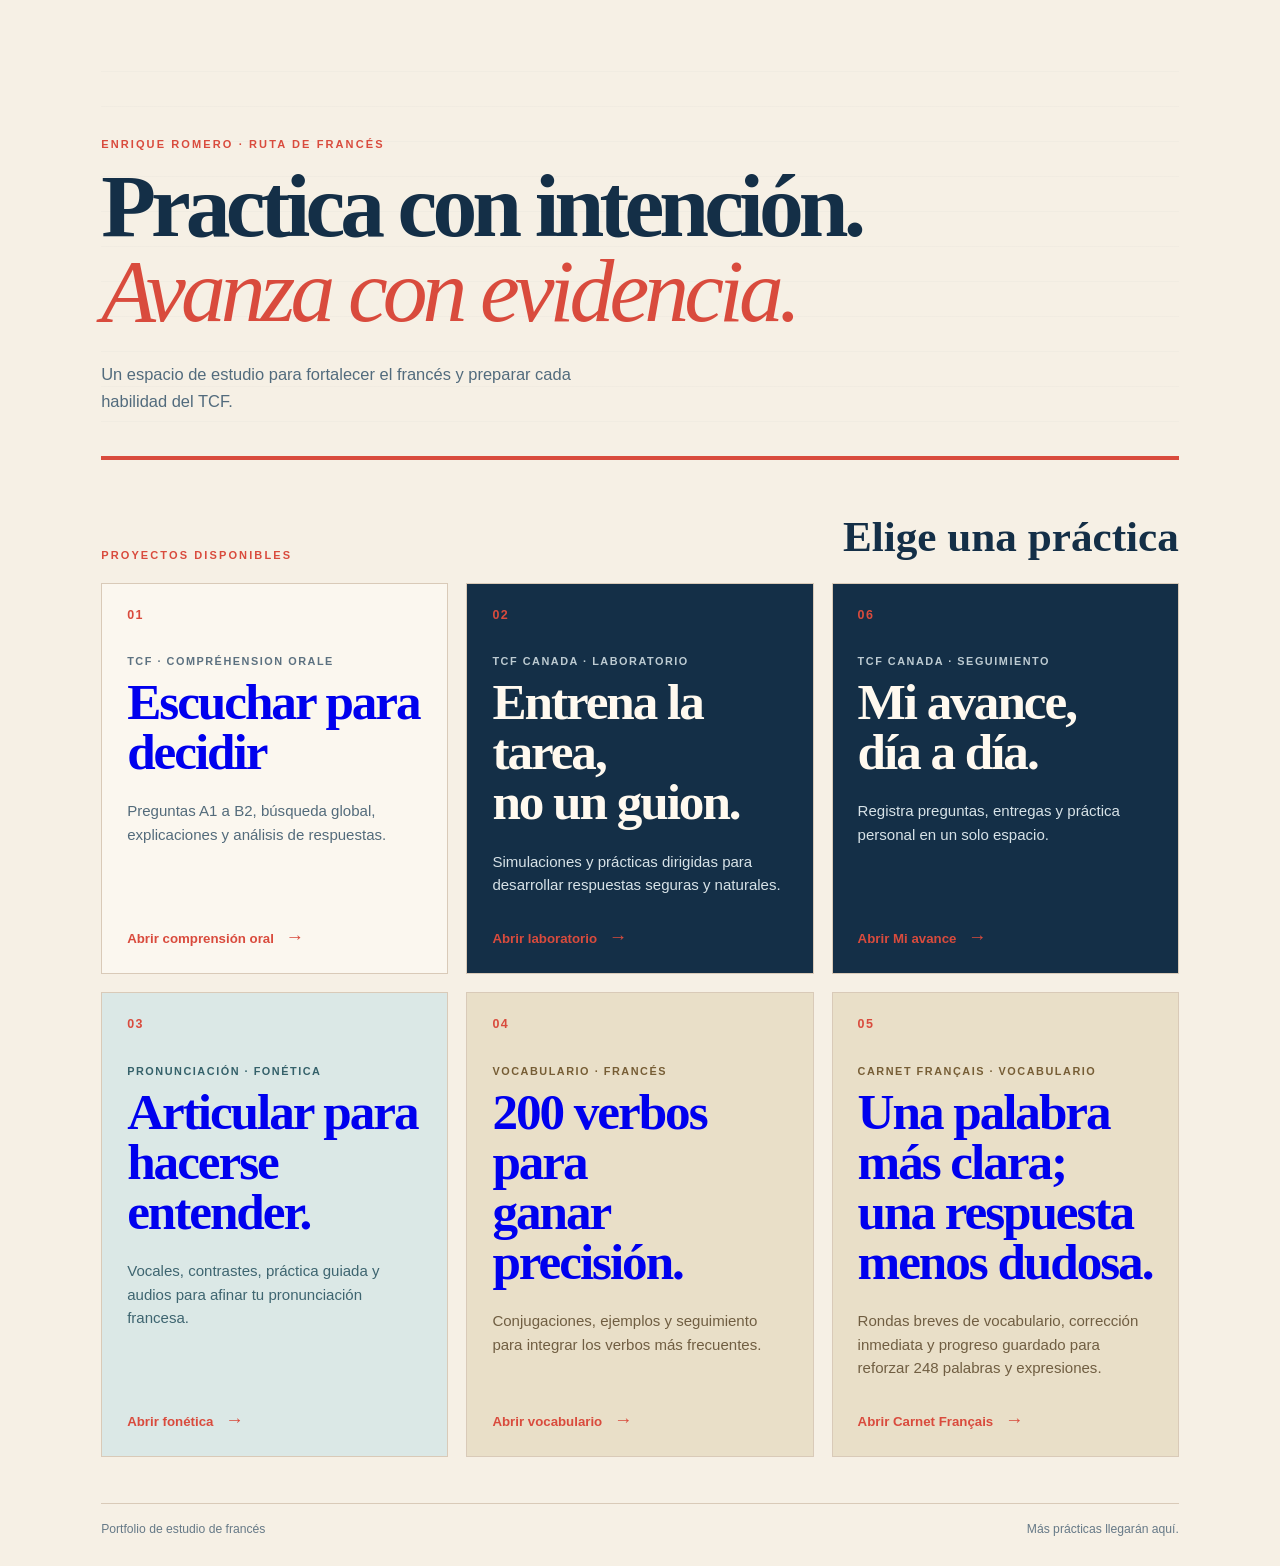
<file: index.html>
<!doctype html>
<html lang="es">
  <head>
    <meta charset="UTF-8" />
    <meta name="viewport" content="width=device-width, initial-scale=1.0" />
    <meta name="description" content="Portal de estudio de francés y preparación TCF de Enrique Romero." />
    <link rel="canonical" href="https://franceschido.site/" />
    <meta property="og:type" content="website" />
    <meta property="og:locale" content="es_ES" />
    <meta property="og:title" content="Francés con propósito" />
    <meta property="og:description" content="Portal de estudio de francés y preparación TCF de Enrique Romero." />
    <meta property="og:url" content="https://franceschido.site/" />
    <title>Francés con propósito</title>
    <link rel="stylesheet" href="styles.css" />
  </head>
  <body>
    <main class="shell">
      <header class="masthead">
        <p class="eyebrow">Enrique Romero · Ruta de francés</p>
        <h1>Practica con intención.<br /><em>Avanza con evidencia.</em></h1>
        <p class="intro">Un espacio de estudio para fortalecer el francés y preparar cada habilidad del TCF.</p>
      </header>

      <section aria-labelledby="proyectos" class="projects">
        <div class="section-heading">
          <p class="eyebrow">Proyectos disponibles</p>
          <h2 id="proyectos">Elige una práctica</h2>
        </div>
        <div class="tiles">
          <a class="tile oral" href="/comprension-orale/index.html?v=migracion-20261111">
            <span class="tile-index">01</span>
            <span class="tile-type">TCF · Compréhension orale</span>
            <strong>Escuchar para decidir</strong>
            <span class="tile-copy">Preguntas A1 a B2, búsqueda global, explicaciones y análisis de respuestas.</span>
            <span class="tile-link">Abrir comprensión oral <b>→</b></span>
          </a>
          <a class="tile lab" href="/tcf-laboratorio-de-practica/index.html?v=migracion-20261111">
            <span class="tile-index">02</span>
            <span class="tile-type">TCF Canada · Laboratorio</span>
            <strong>Entrena la tarea,<br />no un guion.</strong>
            <span class="tile-copy">Simulaciones y prácticas dirigidas para desarrollar respuestas seguras y naturales.</span>
            <span class="tile-link">Abrir laboratorio <b>→</b></span>
          </a>
          <a class="tile lab" href="/avance/">
            <span class="tile-index">06</span>
            <span class="tile-type">TCF Canada · Seguimiento</span>
            <strong>Mi avance,<br />día a día.</strong>
            <span class="tile-copy">Registra preguntas, entregas y práctica personal en un solo espacio.</span>
            <span class="tile-link">Abrir Mi avance <b>→</b></span>
          </a>
          <a class="tile phonetics" href="/fonetica/index.html?v=migracion-20261111">
            <span class="tile-index">03</span>
            <span class="tile-type">Pronunciación · Fonética</span>
            <strong>Articular para<br />hacerse entender.</strong>
            <span class="tile-copy">Vocales, contrastes, práctica guiada y audios para afinar tu pronunciación francesa.</span>
            <span class="tile-link">Abrir fonética <b>→</b></span>
          </a>
          <a class="tile vocabulary" href="/vocabulario/index.html?v=migracion-20261111">
            <span class="tile-index">04</span>
            <span class="tile-type">Vocabulario · Francés</span>
            <strong>200 verbos para<br />ganar precisión.</strong>
            <span class="tile-copy">Conjugaciones, ejemplos y seguimiento para integrar los verbos más frecuentes.</span>
            <span class="tile-link">Abrir vocabulario <b>→</b></span>
          </a>
          <a class="tile vocabulary" href="/carnet-francais/index.html?v=migracion-20261111">
            <span class="tile-index">05</span>
            <span class="tile-type">Carnet Français · Vocabulario</span>
            <strong>Una palabra más clara;<br />una respuesta menos dudosa.</strong>
            <span class="tile-copy">Rondas breves de vocabulario, corrección inmediata y progreso guardado para reforzar 248 palabras y expresiones.</span>
            <span class="tile-link">Abrir Carnet Français <b>→</b></span>
          </a>
        </div>
      </section>

      <footer>
        <span>Portfolio de estudio de francés</span>
        <span>Más prácticas llegarán aquí.</span>
      </footer>
    </main>
  </body>
</html>
</file>
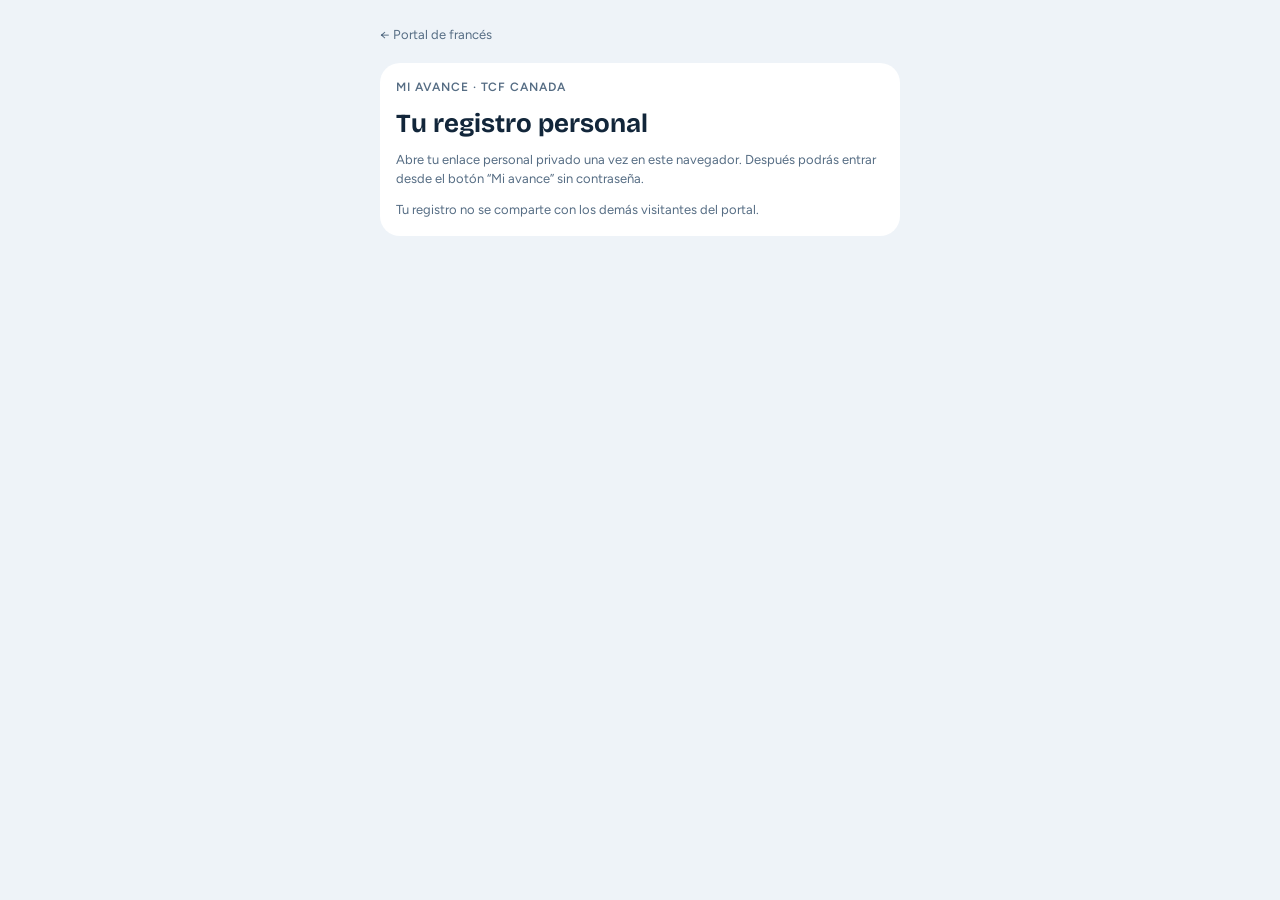
<file: avance/index.html>
<!doctype html>
<html lang="es">
<head>
  <meta charset="utf-8">
  <meta name="viewport" content="width=device-width,initial-scale=1,viewport-fit=cover">
  <meta name="theme-color" content="#0b1624">
  <meta name="robots" content="noindex,nofollow">
  <meta name="referrer" content="no-referrer">
  <title>Mi avance · Plan TCF Canada</title>
  <link rel="stylesheet" href="https://fonts.googleapis.com/css2?family=Bricolage+Grotesque:wght@600;700&family=Figtree:wght@400;500;600;700&display=swap">
  <link rel="stylesheet" href="styles.css?v=plan-20261022">
  <script src="app.js?v=plan-20261022" defer></script>
</head>
<body>
  <div class="app">
    <header class="apphead">
      <a href="/">← Portal de francés</a>
      <button type="button" id="share-link" hidden>Conectar otro dispositivo</button>
    </header>
    <section class="card linkpanel" id="link-panel" hidden>
      <h2>Tu enlace personal</h2>
      <p class="access-note">Ábrelo una vez en tu celular y en tu computadora. Cada navegador recordará el acceso. Quien tenga este enlace puede consultar y modificar tu registro: no lo compartas.</p>
      <input class="private-link" id="private-link" type="url" readonly aria-label="Enlace privado para otro dispositivo">
      <button type="button" id="copy-link">Copiar enlace</button>
    </section>
    <p class="access-note storage-warning" id="storage-warning" hidden>Este navegador no permite guardar datos locales. Mantén tu enlace privado para volver a entrar; sin conexión, no cierres la página hasta que aparezca “Guardado en Hostinger”.</p>
    <div class="app" id="app"></div>
  </div>
  <nav class="tabs" aria-label="Secciones"><div>
    <button type="button" data-tab="hoy" id="tab-hoy">Hoy</button>
    <button type="button" data-tab="progreso" id="tab-progreso">Progreso</button>
  </div></nav>
</body>
</html>
</file>
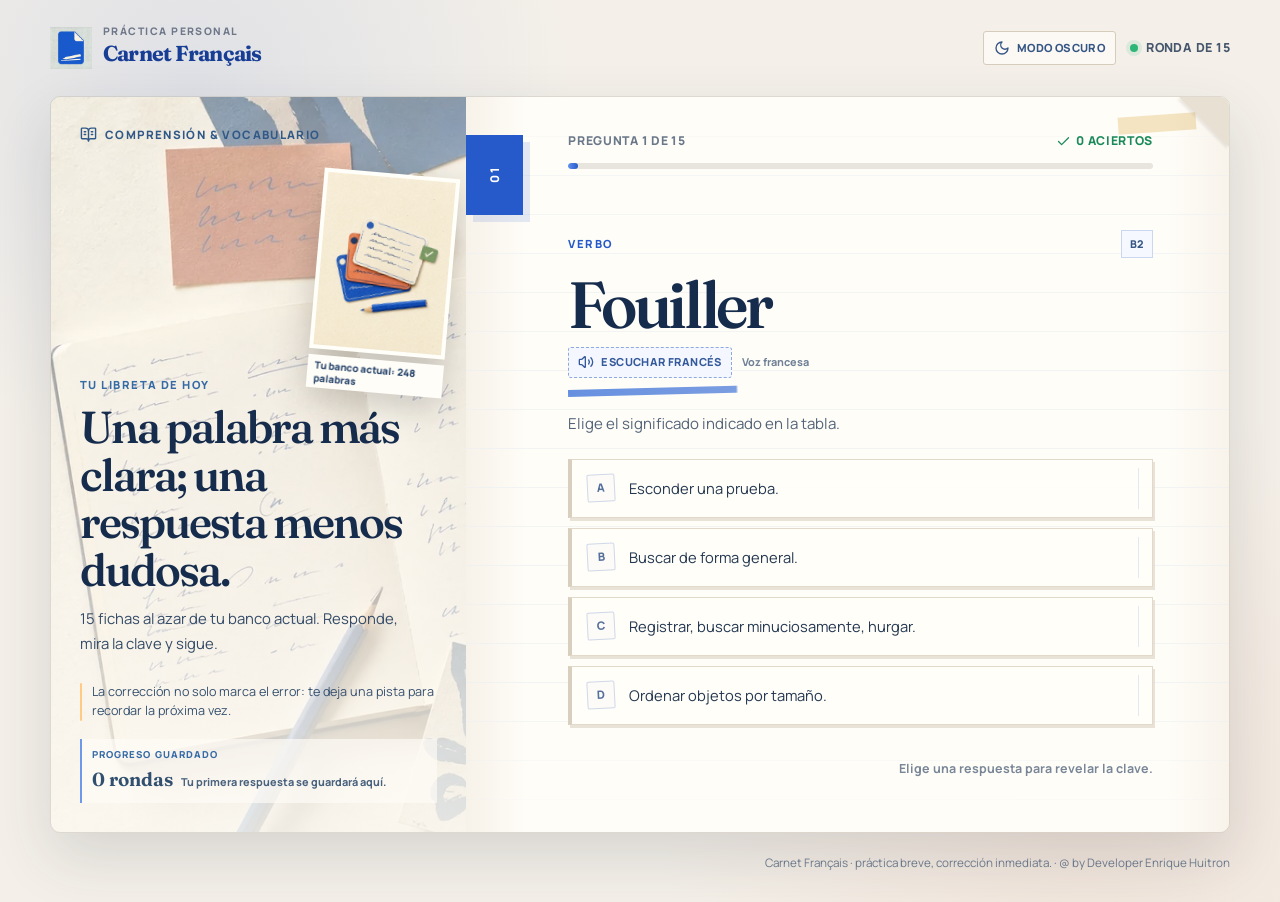
<file: carnet-francais/index.html>
<!doctype html>
<html lang="es">
  <head>
    <meta charset="UTF-8" />
    <meta
      name="viewport"
      content="width=device-width, initial-scale=1.0, maximum-scale=1" />
    <title>Carnet Français · Mini examen de vocabulario</title>
    <meta name="description" content="Práctica breve de vocabulario francés con corrección inmediata y progreso guardado." />
    <meta name="theme-color" content="#f6f1e9" />
    <link rel="icon" type="image/webp" href="/carnet-francais/assets/images/carnet-francais-logo.webp" />
    <link rel="preconnect" href="https://fonts.googleapis.com" />
    <link rel="preconnect" href="https://fonts.gstatic.com" crossorigin />
    <link href="https://fonts.googleapis.com/css2?family=Fraunces:opsz,wght@9..144,500;9..144,600;9..144,700&family=Manrope:wght@400;500;600;700;800&display=swap" rel="stylesheet" />
    <script type="module" crossorigin src="/carnet-francais/assets/index-DHoOVE2o.js"></script>
    <link rel="stylesheet" crossorigin href="/carnet-francais/assets/index-CEMPpNxV.css">
  </head>

  <body>
    <div id="root"></div>
  </body>
</html>
</file>
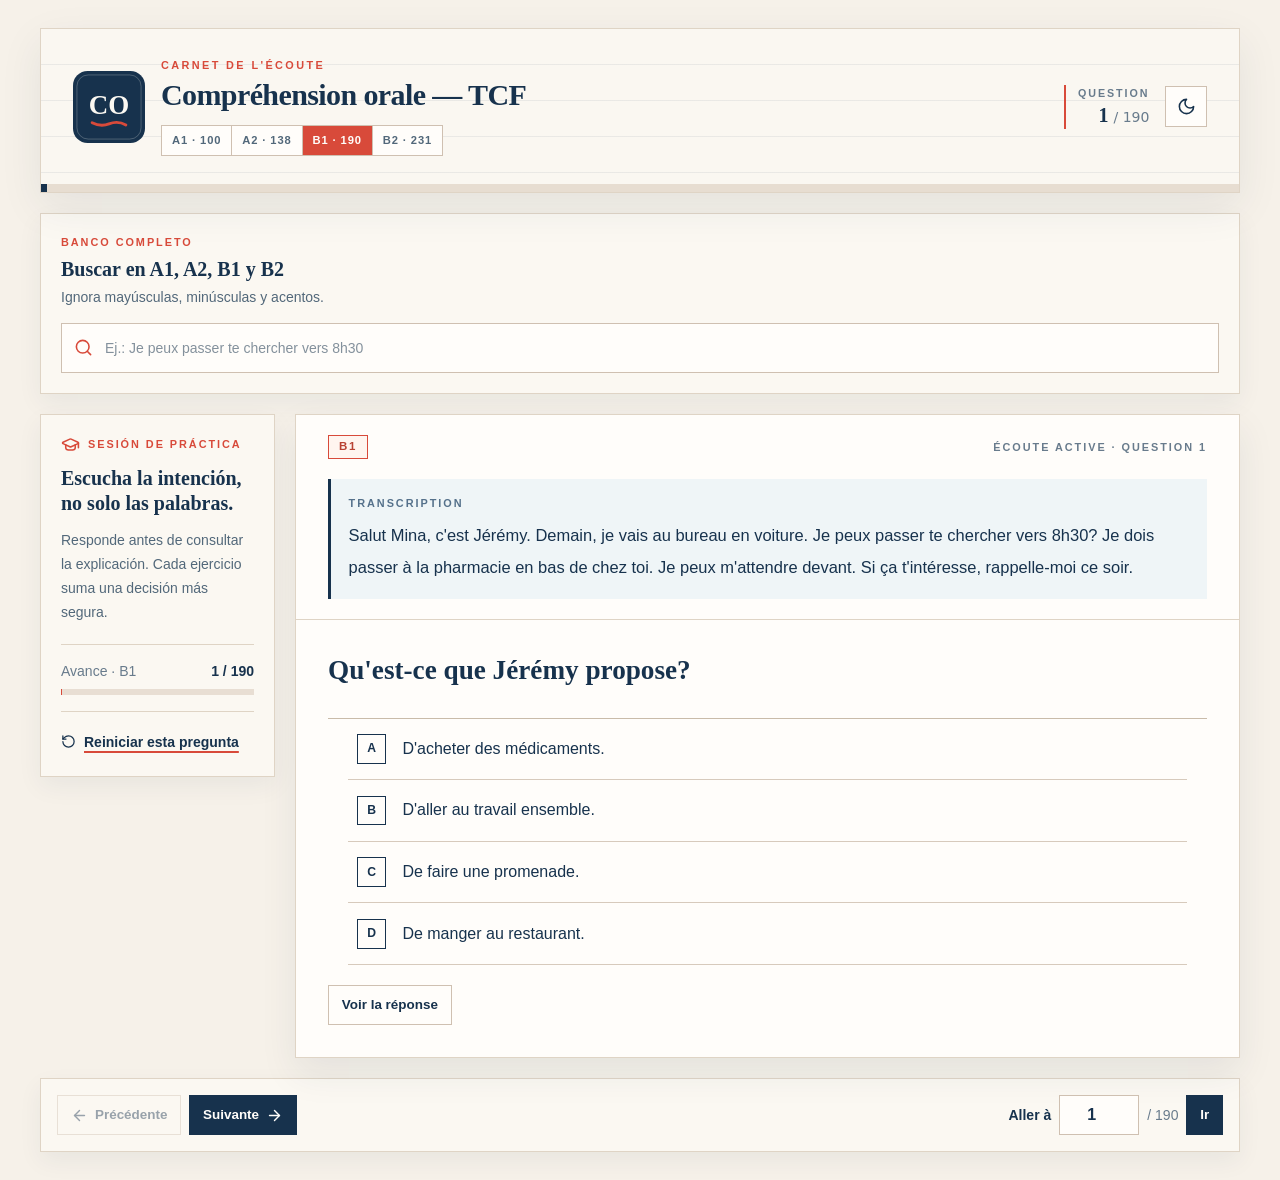
<file: comprension-orale/index.html>
<!doctype html>
<html lang="es">
  <head>
    <meta charset="UTF-8" />
    <meta
      name="viewport"
      content="width=device-width, initial-scale=1.0, maximum-scale=1" />
    <title>Compréhension orale — TCF</title>
    <meta name="description" content="Práctica de comprensión oral del TCF con bancos de preguntas A1, A2, B1 y B2." />
    <meta name="theme-color" content="#17324d" />
    <link rel="icon" type="image/svg+xml" href="/comprension-orale/manus-storage/tcf-co-mark.svg" />
    <script type="module" crossorigin src="/comprension-orale/assets/index-BPpliGDo.js"></script>
    <link rel="stylesheet" crossorigin href="/comprension-orale/assets/index-66Tf-qY1.css">
  </head>
  <body>
    <div id="root"></div>
  </body>
</html>
</file>
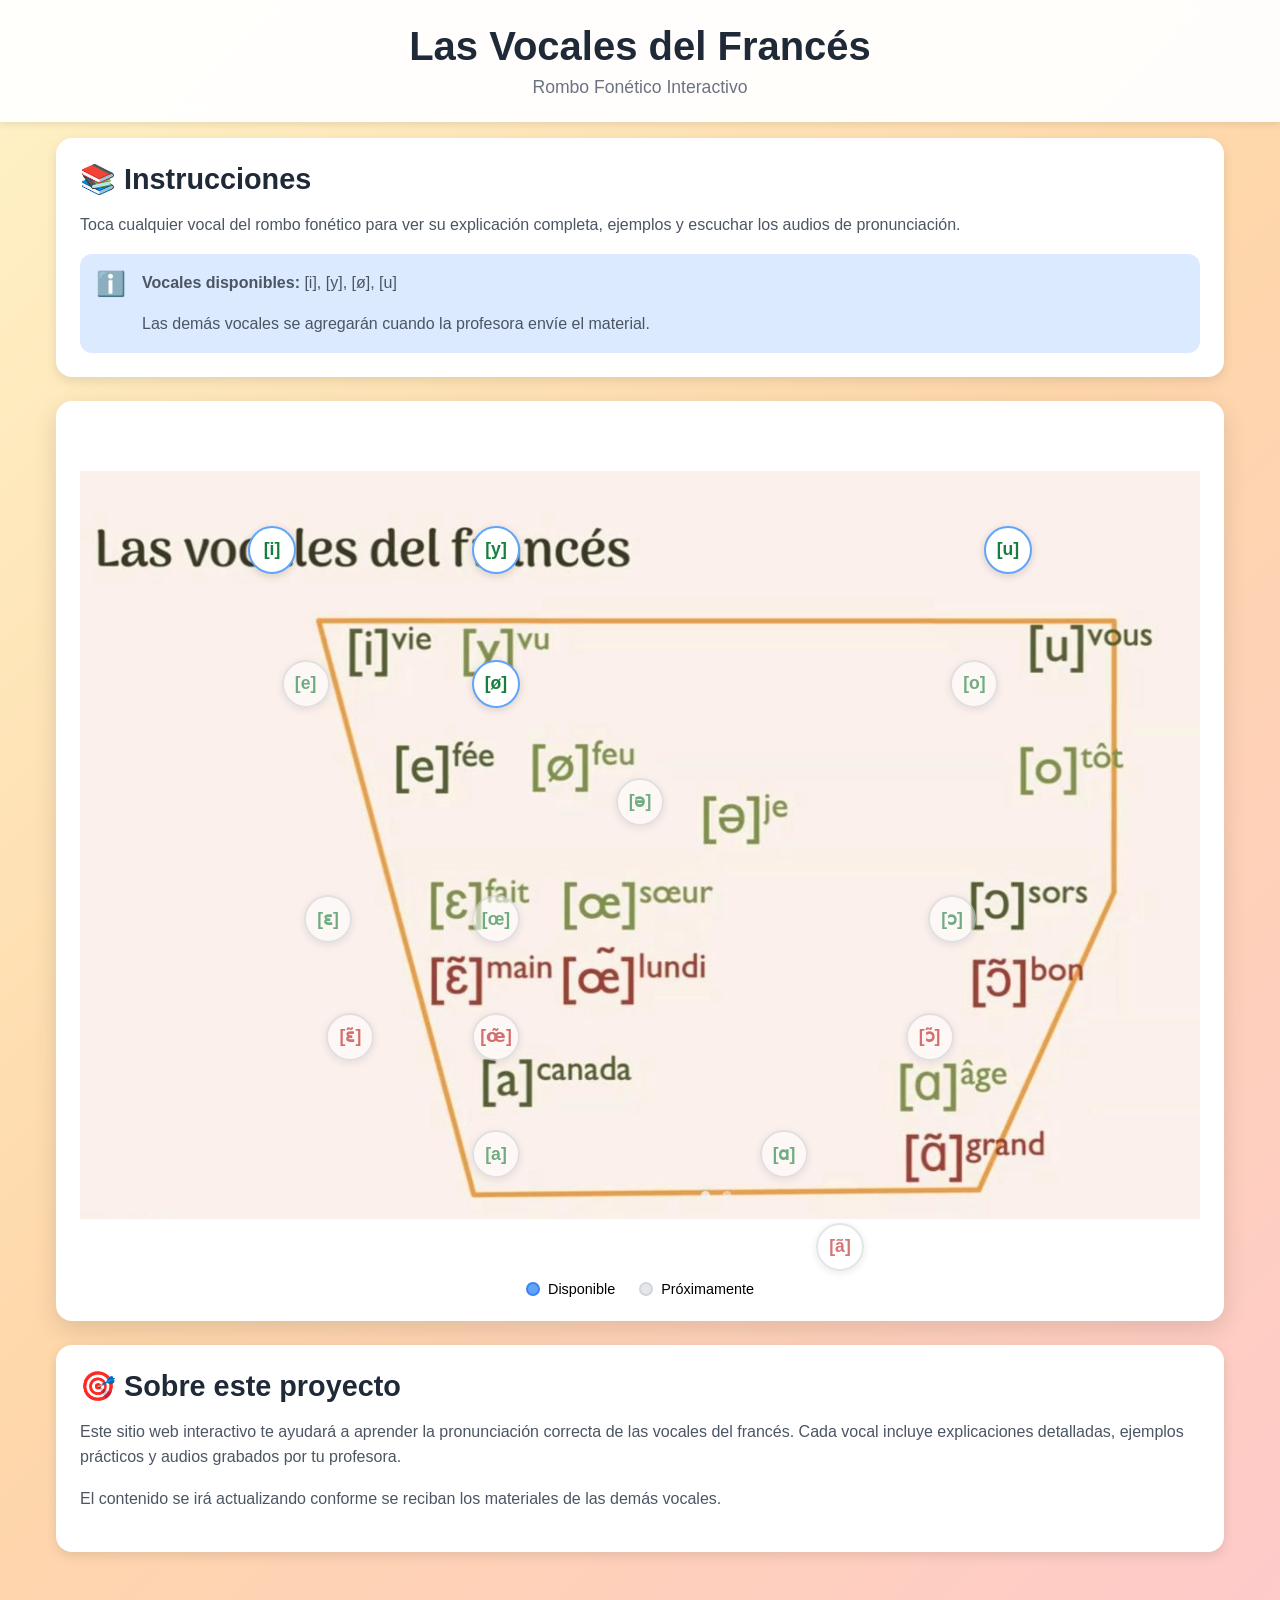
<file: fonetica/index.html>
<!DOCTYPE html>
<html lang="es">
<head>
    <meta charset="UTF-8">
    <meta name="viewport" content="width=device-width, initial-scale=1.0, maximum-scale=1.0, user-scalable=no">
    <meta name="apple-mobile-web-app-capable" content="yes">
    <meta name="mobile-web-app-capable" content="yes">
    <title>Las Vocales del Francés - Rombo Fonético</title>
    <style>
        * {
            margin: 0;
            padding: 0;
            box-sizing: border-box;
            -webkit-tap-highlight-color: transparent;
        }

        body {
            font-family: -apple-system, BlinkMacSystemFont, 'Segoe UI', Roboto, 'Helvetica Neue', Arial, sans-serif;
            background: linear-gradient(135deg, #fef3c7 0%, #fed7aa 50%, #fecaca 100%);
            min-height: 100vh;
            padding-bottom: 2rem;
        }

        header {
            background: rgba(255, 255, 255, 0.95);
            backdrop-filter: blur(10px);
            box-shadow: 0 2px 8px rgba(0, 0, 0, 0.1);
            padding: 1.5rem 1rem;
            text-align: center;
            position: sticky;
            top: 0;
            z-index: 100;
        }

        h1 {
            font-size: clamp(1.5rem, 5vw, 2.5rem);
            color: #1f2937;
            margin-bottom: 0.5rem;
        }

        .subtitle {
            color: #6b7280;
            font-size: clamp(0.9rem, 3vw, 1.1rem);
        }

        .container {
            max-width: 1200px;
            margin: 0 auto;
            padding: 1rem;
        }

        .instructions {
            background: white;
            border-radius: 16px;
            box-shadow: 0 4px 12px rgba(0, 0, 0, 0.1);
            padding: 1.5rem;
            margin-bottom: 1.5rem;
        }

        .instructions h2 {
            font-size: clamp(1.3rem, 4vw, 1.8rem);
            margin-bottom: 1rem;
            color: #1f2937;
        }

        .instructions p {
            color: #4b5563;
            line-height: 1.6;
            margin-bottom: 1rem;
            font-size: clamp(0.9rem, 2.5vw, 1rem);
        }

        .info-box {
            background: #dbeafe;
            padding: 1rem;
            border-radius: 12px;
            display: flex;
            gap: 1rem;
            align-items: start;
        }

        .info-box span {
            font-size: 1.5rem;
            flex-shrink: 0;
        }

        .rombo-container {
            background: white;
            border-radius: 16px;
            box-shadow: 0 8px 24px rgba(0, 0, 0, 0.12);
            padding: 1.5rem;
            margin-bottom: 1.5rem;
        }

        .rombo-wrapper {
            position: relative;
            width: 100%;
            padding-bottom: 75%;
            margin-bottom: 1rem;
        }

        .rombo-image {
            position: absolute;
            top: 0;
            left: 0;
            width: 100%;
            height: 100%;
            object-fit: contain;
        }

        .vowel-btn {
            position: absolute;
            width: clamp(36px, 8vw, 48px);
            height: clamp(36px, 8vw, 48px);
            border-radius: 50%;
            background: rgba(255, 255, 255, 0.95);
            border: 2px solid #d1d5db;
            font-weight: bold;
            font-size: clamp(0.9rem, 2.5vw, 1.1rem);
            cursor: not-allowed;
            transition: all 0.3s ease;
            display: flex;
            align-items: center;
            justify-content: center;
            box-shadow: 0 2px 8px rgba(0, 0, 0, 0.15);
            opacity: 0.6;
            text-decoration: none;
            color: inherit;
        }

        .vowel-btn.active {
            border-color: #60a5fa;
            cursor: pointer;
            opacity: 1;
            background: white;
        }

        .vowel-btn.active:active {
            transform: scale(0.95);
        }

        @media (hover: hover) {
            .vowel-btn.active:hover {
                transform: scale(1.2);
                background: #3b82f6;
                color: white;
                box-shadow: 0 4px 16px rgba(59, 130, 246, 0.4);
            }
        }

        .legend {
            display: flex;
            justify-content: center;
            gap: 1.5rem;
            flex-wrap: wrap;
            font-size: clamp(0.8rem, 2vw, 0.9rem);
        }

        .legend-item {
            display: flex;
            align-items: center;
            gap: 0.5rem;
        }

        .legend-dot {
            width: 14px;
            height: 14px;
            border-radius: 50%;
            border: 2px solid;
            flex-shrink: 0;
        }

        .legend-dot.available {
            background: #60a5fa;
            border-color: #3b82f6;
        }

        .legend-dot.coming-soon {
            background: #e5e7eb;
            border-color: #d1d5db;
        }

        .about {
            background: white;
            border-radius: 16px;
            box-shadow: 0 4px 12px rgba(0, 0, 0, 0.1);
            padding: 1.5rem;
        }

        .about h2 {
            font-size: clamp(1.3rem, 4vw, 1.8rem);
            margin-bottom: 1rem;
            color: #1f2937;
        }

        .about p {
            color: #4b5563;
            line-height: 1.6;
            margin-bottom: 1rem;
            font-size: clamp(0.9rem, 2.5vw, 1rem);
        }

        /* Mejoras táctiles para móvil */
        @media (max-width: 768px) {
            .vowel-btn {
                min-width: 44px;
                min-height: 44px;
            }
        }
    </style>
</head>
<body>
    <header>
        <h1>Las Vocales del Francés</h1>
        <p class="subtitle">Rombo Fonético Interactivo</p>
    </header>

    <div class="container">
        <div class="instructions">
            <h2>📚 Instrucciones</h2>
            <p>Toca cualquier vocal del rombo fonético para ver su explicación completa, ejemplos y escuchar los audios de pronunciación.</p>
            <div class="info-box">
                <span>ℹ️</span>
                <div>
                    <p><strong>Vocales disponibles:</strong> [i], [y], [ø], [u]</p>
                    <p style="margin-bottom: 0;">Las demás vocales se agregarán cuando la profesora envíe el material.</p>
                </div>
            </div>
        </div>

        <div class="rombo-container">
            <div class="rombo-wrapper">
                <img src="rombo-fonetico.png" alt="Rombo Fonético" class="rombo-image">
                
                <!-- Botones de vocales -->
                <a href="vocal-i.html" class="vowel-btn active" style="top: 12%; left: 15%;" title="Ver [i]">
                    <span style="color: #15803d;">[i]</span>
                </a>
                <a href="vocal-y.html" class="vowel-btn active" style="top: 12%; left: 35%;" title="Ver [y]">
                    <span style="color: #15803d;">[y]</span>
                </a>
                <a href="vocal-u.html" class="vowel-btn active" style="top: 12%; right: 15%;" title="Ver [u]">
                    <span style="color: #15803d;">[u]</span>
                </a>
                
                <button class="vowel-btn" style="top: 28%; left: 18%;" title="Próximamente">
                    <span style="color: #15803d;">[e]</span>
                </button>
                <a href="vocal-oe.html" class="vowel-btn active" style="top: 28%; left: 35%;" title="Ver [ø]">
                    <span style="color: #15803d;">[ø]</span>
                </a>
                <button class="vowel-btn" style="top: 28%; right: 18%;" title="Próximamente">
                    <span style="color: #15803d;">[o]</span>
                </button>
                
                <button class="vowel-btn" style="top: 42%; left: 50%; transform: translateX(-50%);" title="Próximamente">
                    <span style="color: #15803d;">[ə]</span>
                </button>
                
                <button class="vowel-btn" style="top: 56%; left: 20%;" title="Próximamente">
                    <span style="color: #15803d;">[ɛ]</span>
                </button>
                <button class="vowel-btn" style="top: 56%; left: 35%;" title="Próximamente">
                    <span style="color: #15803d;">[œ]</span>
                </button>
                <button class="vowel-btn" style="top: 56%; right: 20%;" title="Próximamente">
                    <span style="color: #15803d;">[ɔ]</span>
                </button>
                
                <button class="vowel-btn" style="top: 70%; left: 22%;" title="Próximamente">
                    <span style="color: #b91c1c;">[ɛ̃]</span>
                </button>
                <button class="vowel-btn" style="top: 70%; left: 35%;" title="Próximamente">
                    <span style="color: #b91c1c;">[œ̃]</span>
                </button>
                <button class="vowel-btn" style="top: 70%; right: 22%;" title="Próximamente">
                    <span style="color: #b91c1c;">[ɔ̃]</span>
                </button>
                
                <button class="vowel-btn" style="top: 84%; left: 35%;" title="Próximamente">
                    <span style="color: #15803d;">[a]</span>
                </button>
                <button class="vowel-btn" style="top: 84%; right: 35%;" title="Próximamente">
                    <span style="color: #15803d;">[ɑ]</span>
                </button>
                <button class="vowel-btn" style="top: 95%; right: 30%;" title="Próximamente">
                    <span style="color: #b91c1c;">[ã]</span>
                </button>
            </div>

            <div class="legend">
                <div class="legend-item">
                    <div class="legend-dot available"></div>
                    <span>Disponible</span>
                </div>
                <div class="legend-item">
                    <div class="legend-dot coming-soon"></div>
                    <span>Próximamente</span>
                </div>
            </div>
        </div>

        <div class="about">
            <h2>🎯 Sobre este proyecto</h2>
            <p>Este sitio web interactivo te ayudará a aprender la pronunciación correcta de las vocales del francés. Cada vocal incluye explicaciones detalladas, ejemplos prácticos y audios grabados por tu profesora.</p>
            <p>El contenido se irá actualizando conforme se reciban los materiales de las demás vocales.</p>
        </div>
    </div>
</body>
</html>
</file>
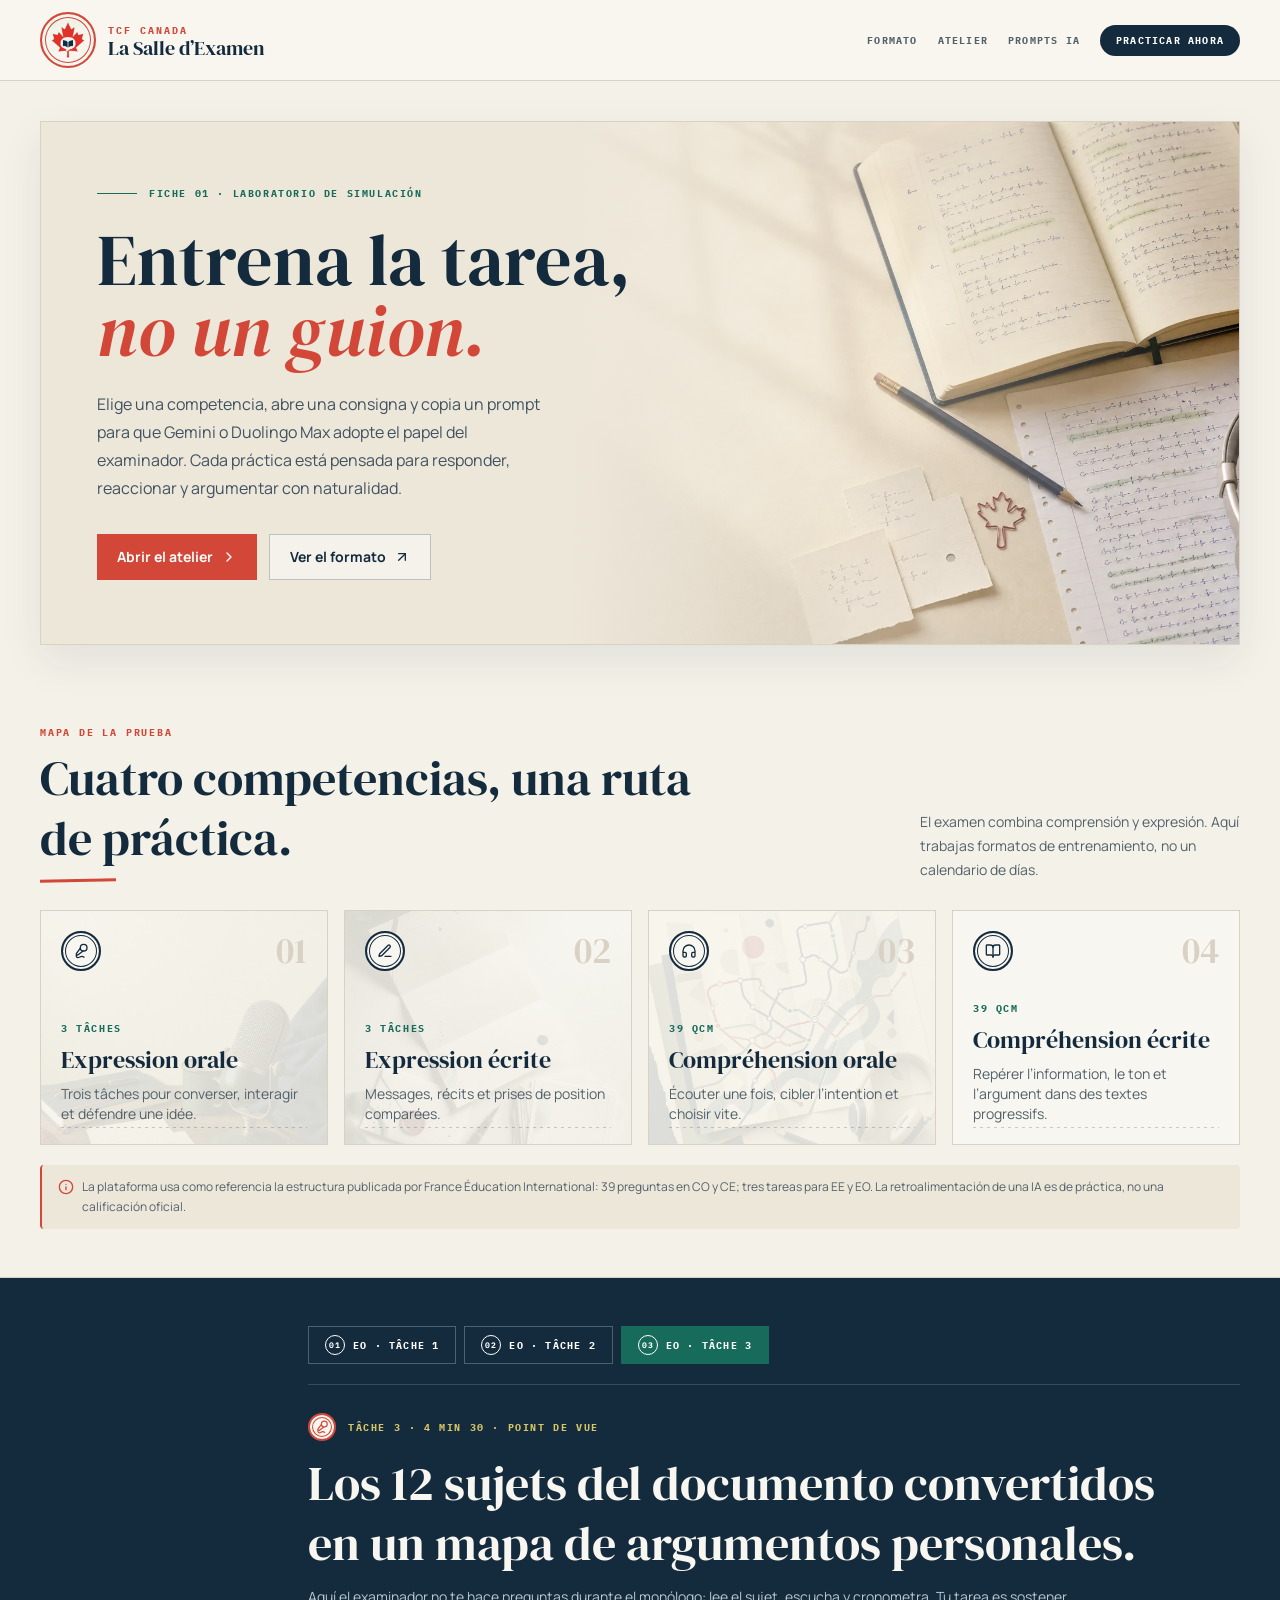
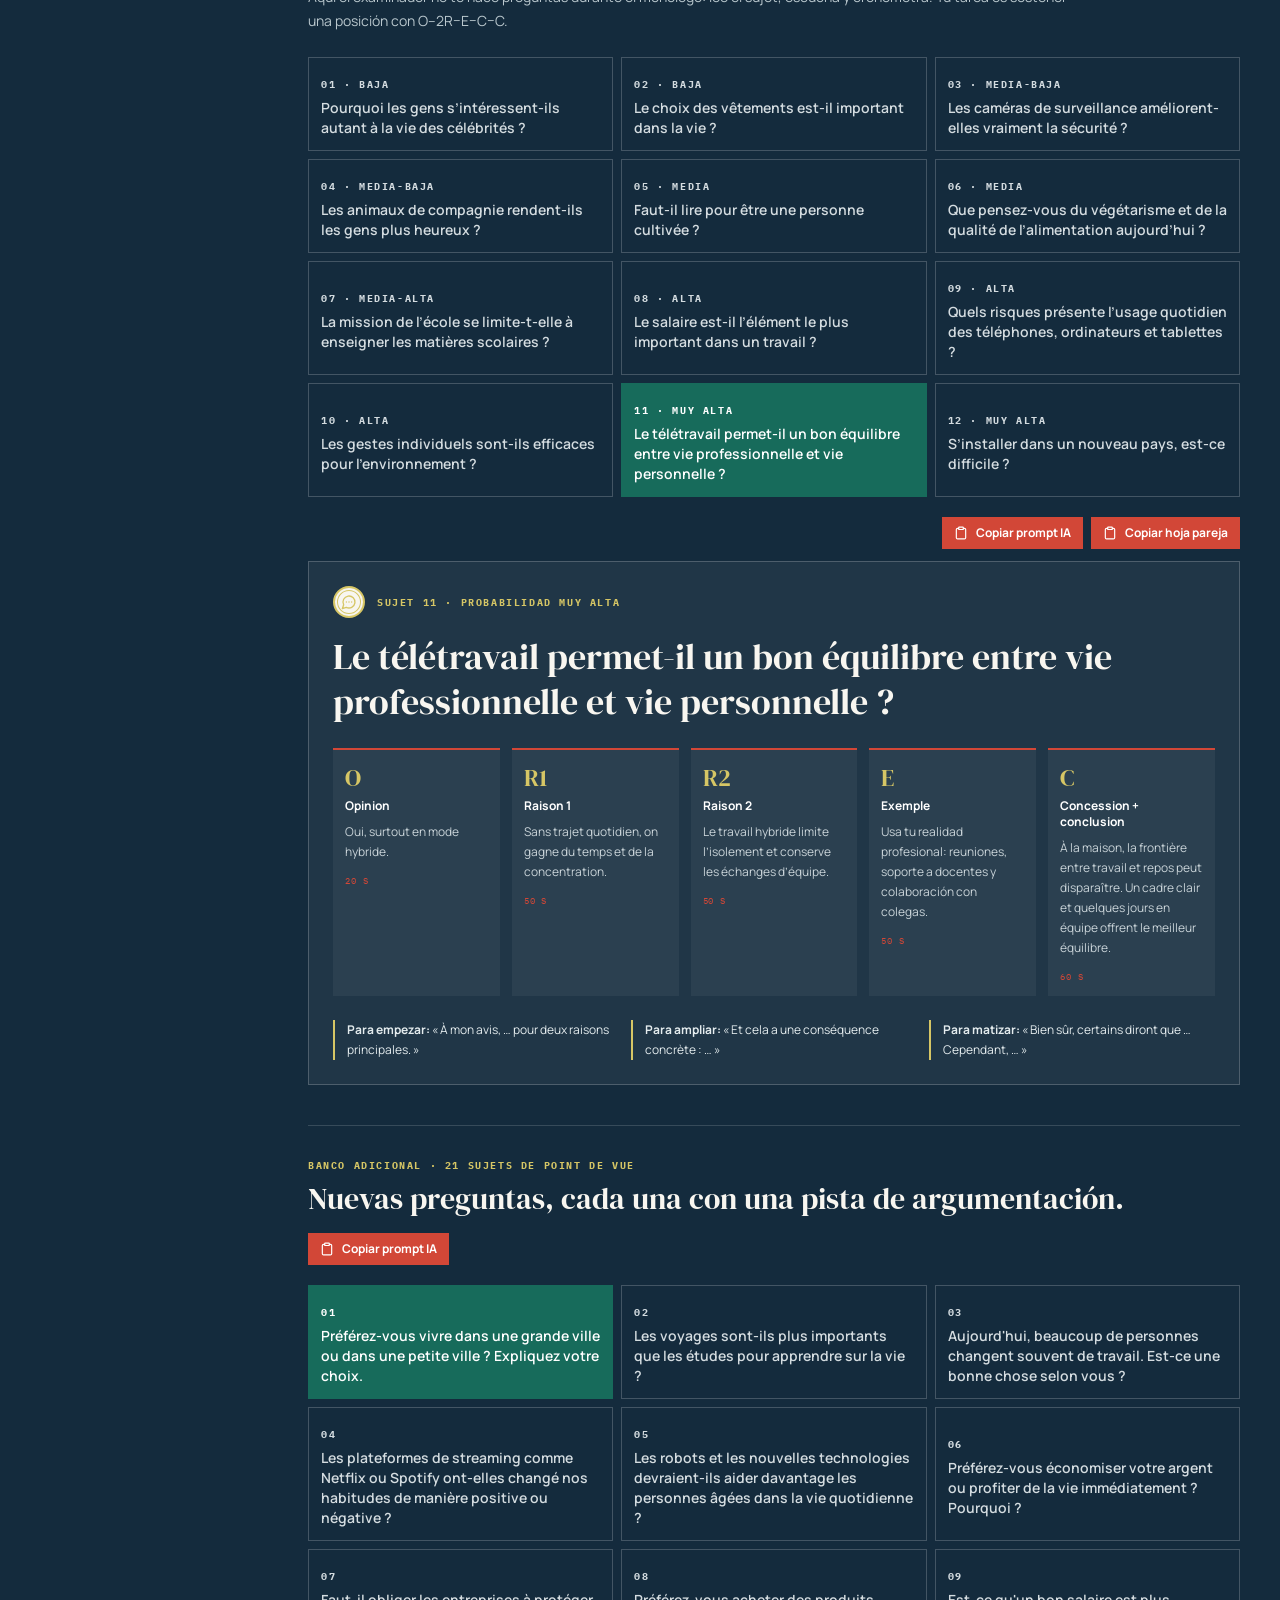
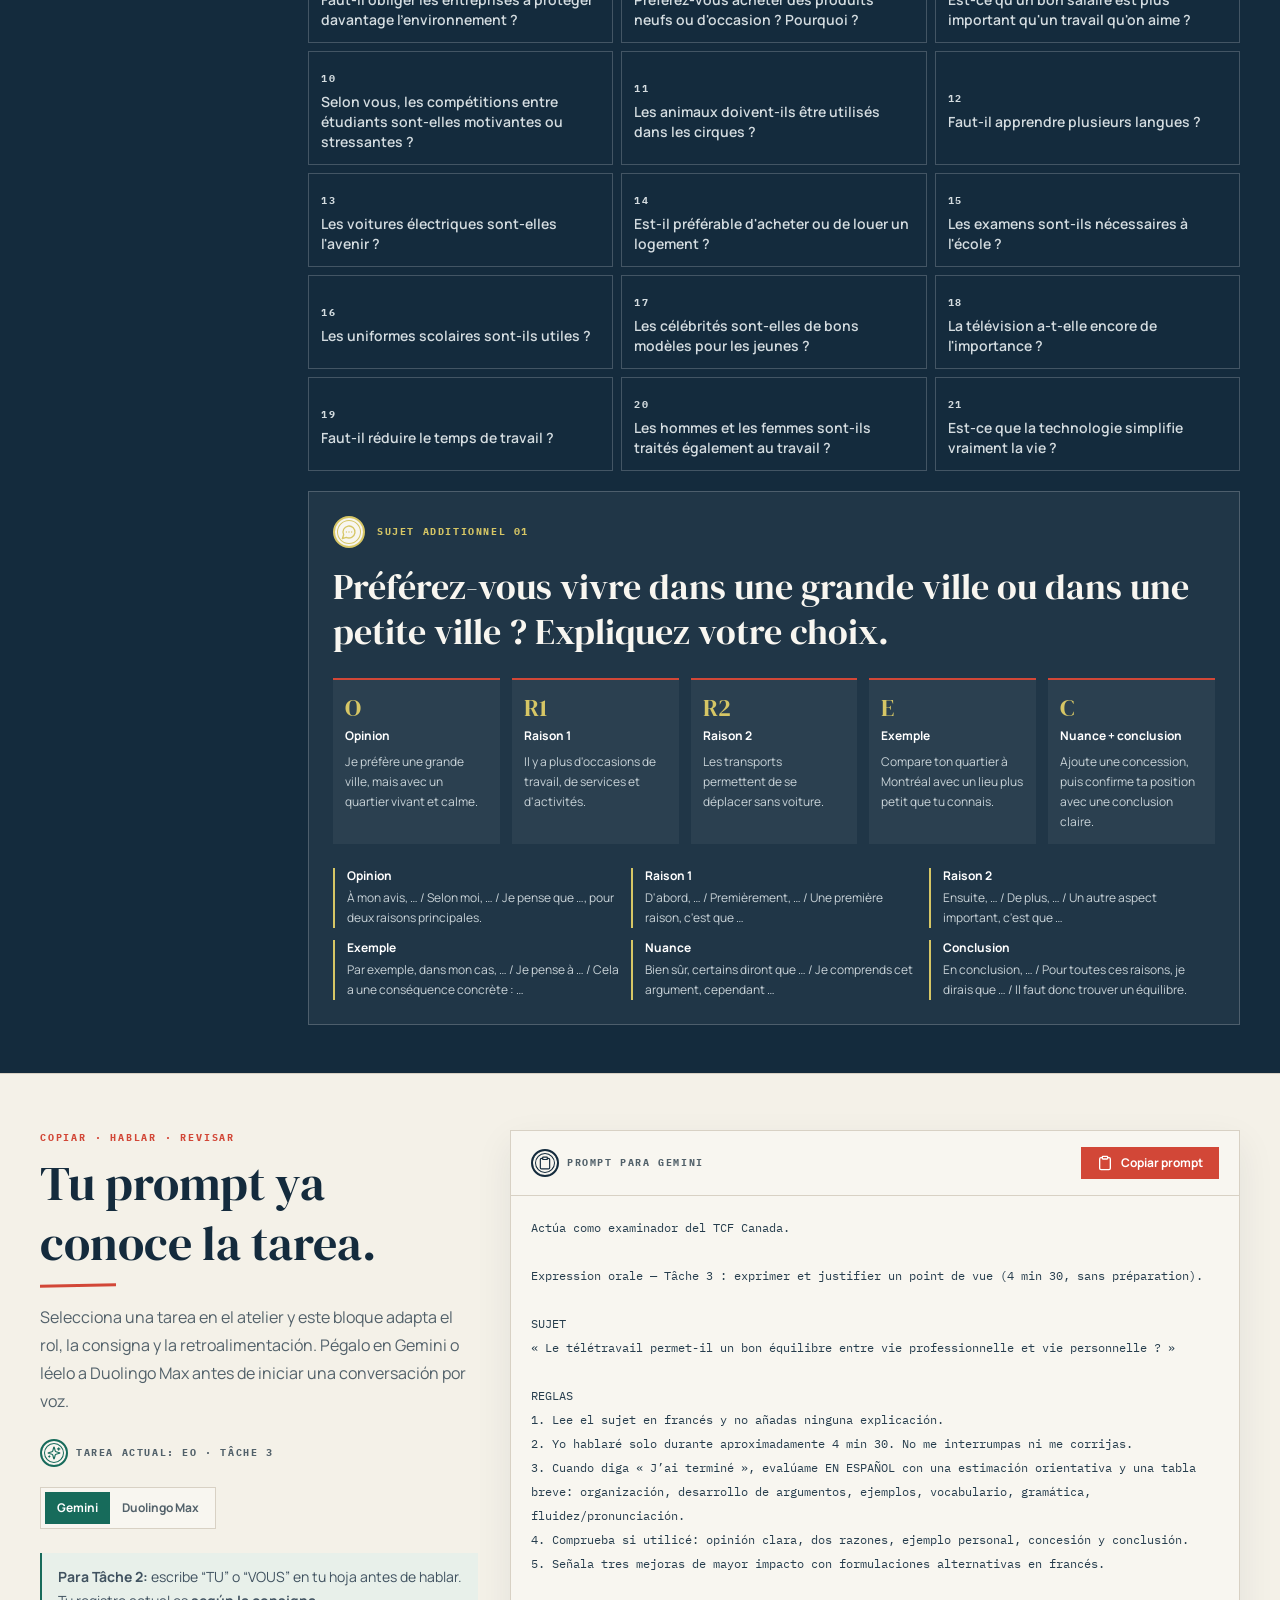
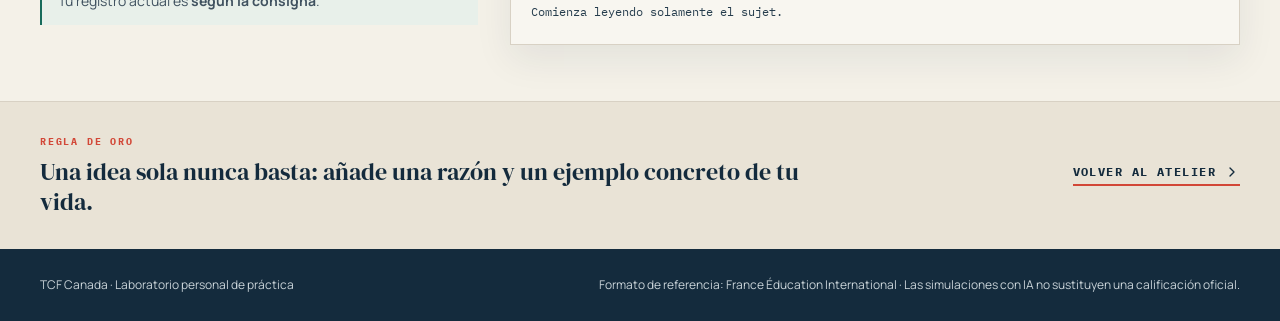
<file: tcf-laboratorio-de-practica/index.html>
<!doctype html>
<html lang="es">
  <head>
    <meta charset="UTF-8" />
    <meta
      name="viewport"
      content="width=device-width, initial-scale=1.0, maximum-scale=1" />
    <title>TCF Canada · La Salle d’Examen</title>
    <meta name="description" content="Laboratorio de práctica del TCF Canada con tareas, escenarios y prompts copiables para simulaciones con IA." />
    <meta name="theme-color" content="#142b3d" />
    <link rel="icon" type="image/webp" href="/tcf-laboratorio-de-practica/manus-storage/tcf-maple-speech-mark.webp" />
    <script type="module" crossorigin src="/tcf-laboratorio-de-practica/assets/index-CCxhEaek.js"></script>
    <link rel="stylesheet" crossorigin href="/tcf-laboratorio-de-practica/assets/index-ByqFpr1-.css">
  </head>

  <body>
    <div id="root"></div>
  </body>
</html>
</file>
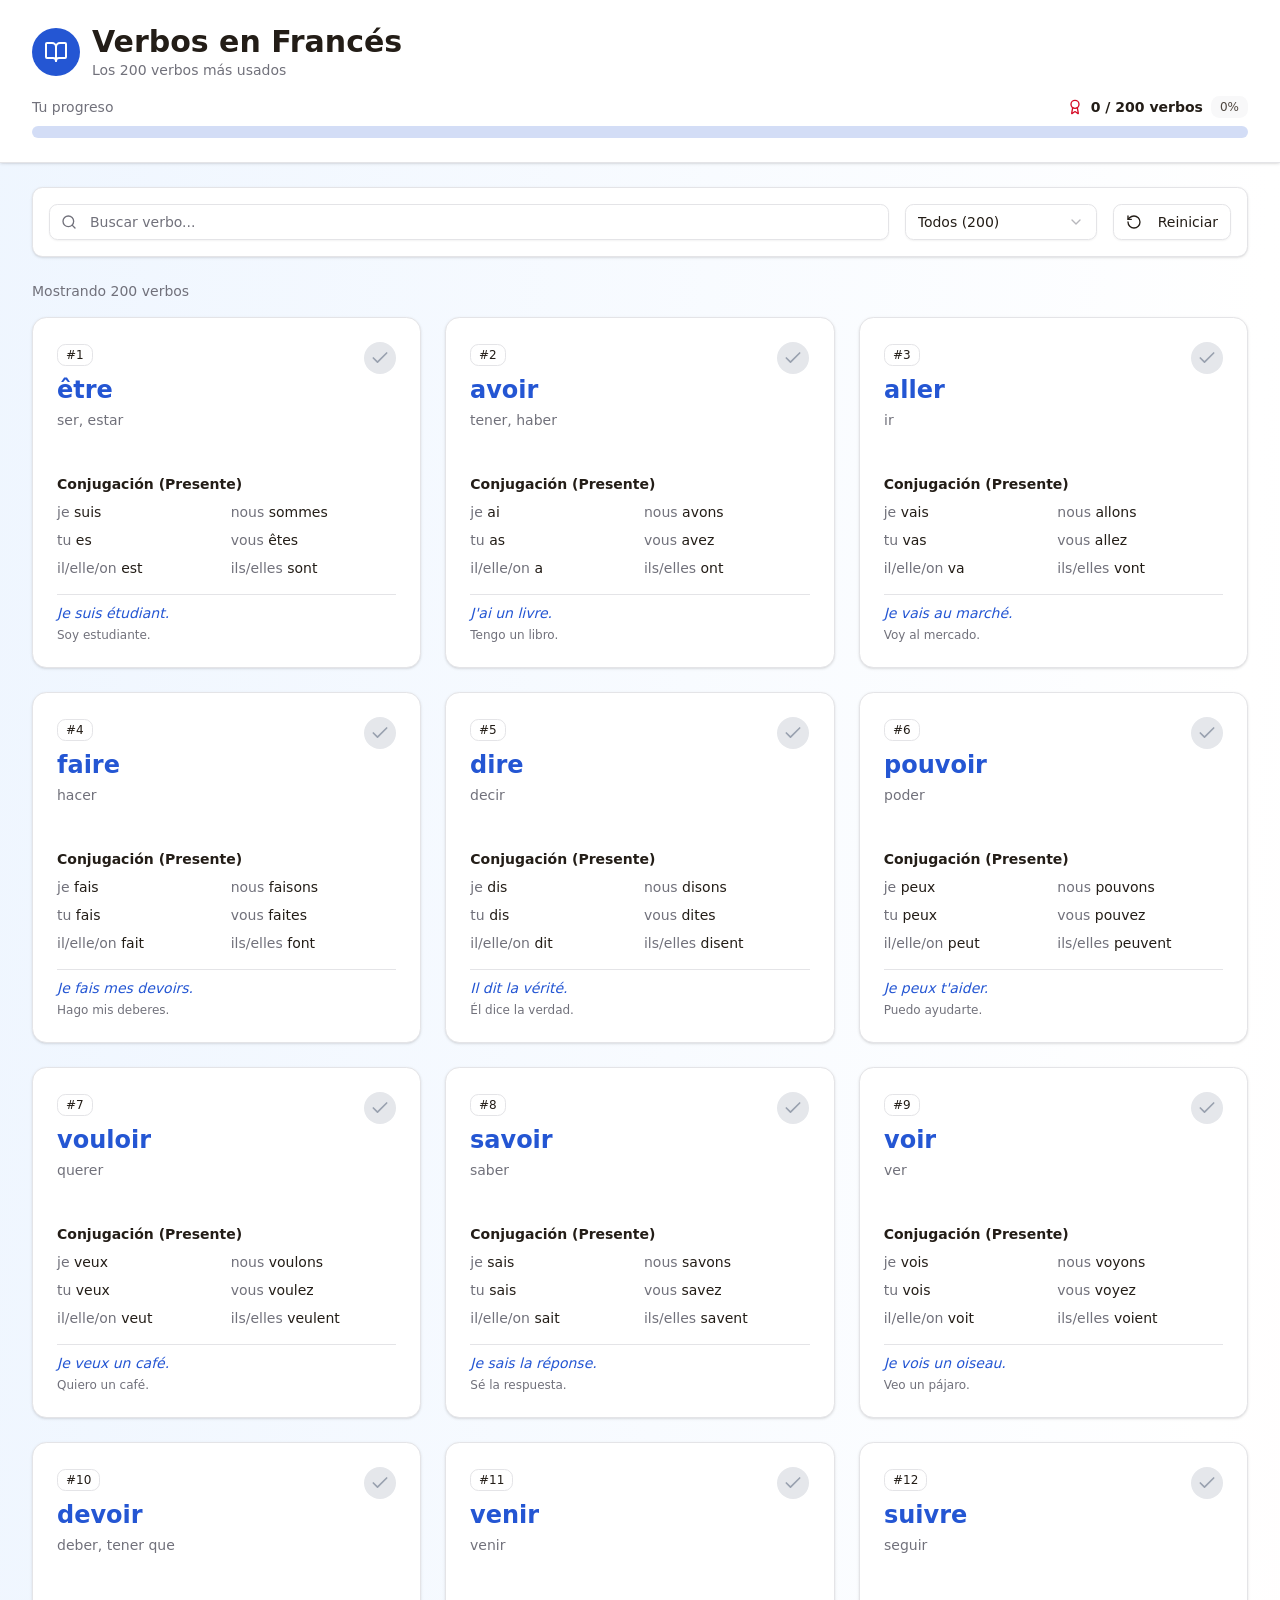
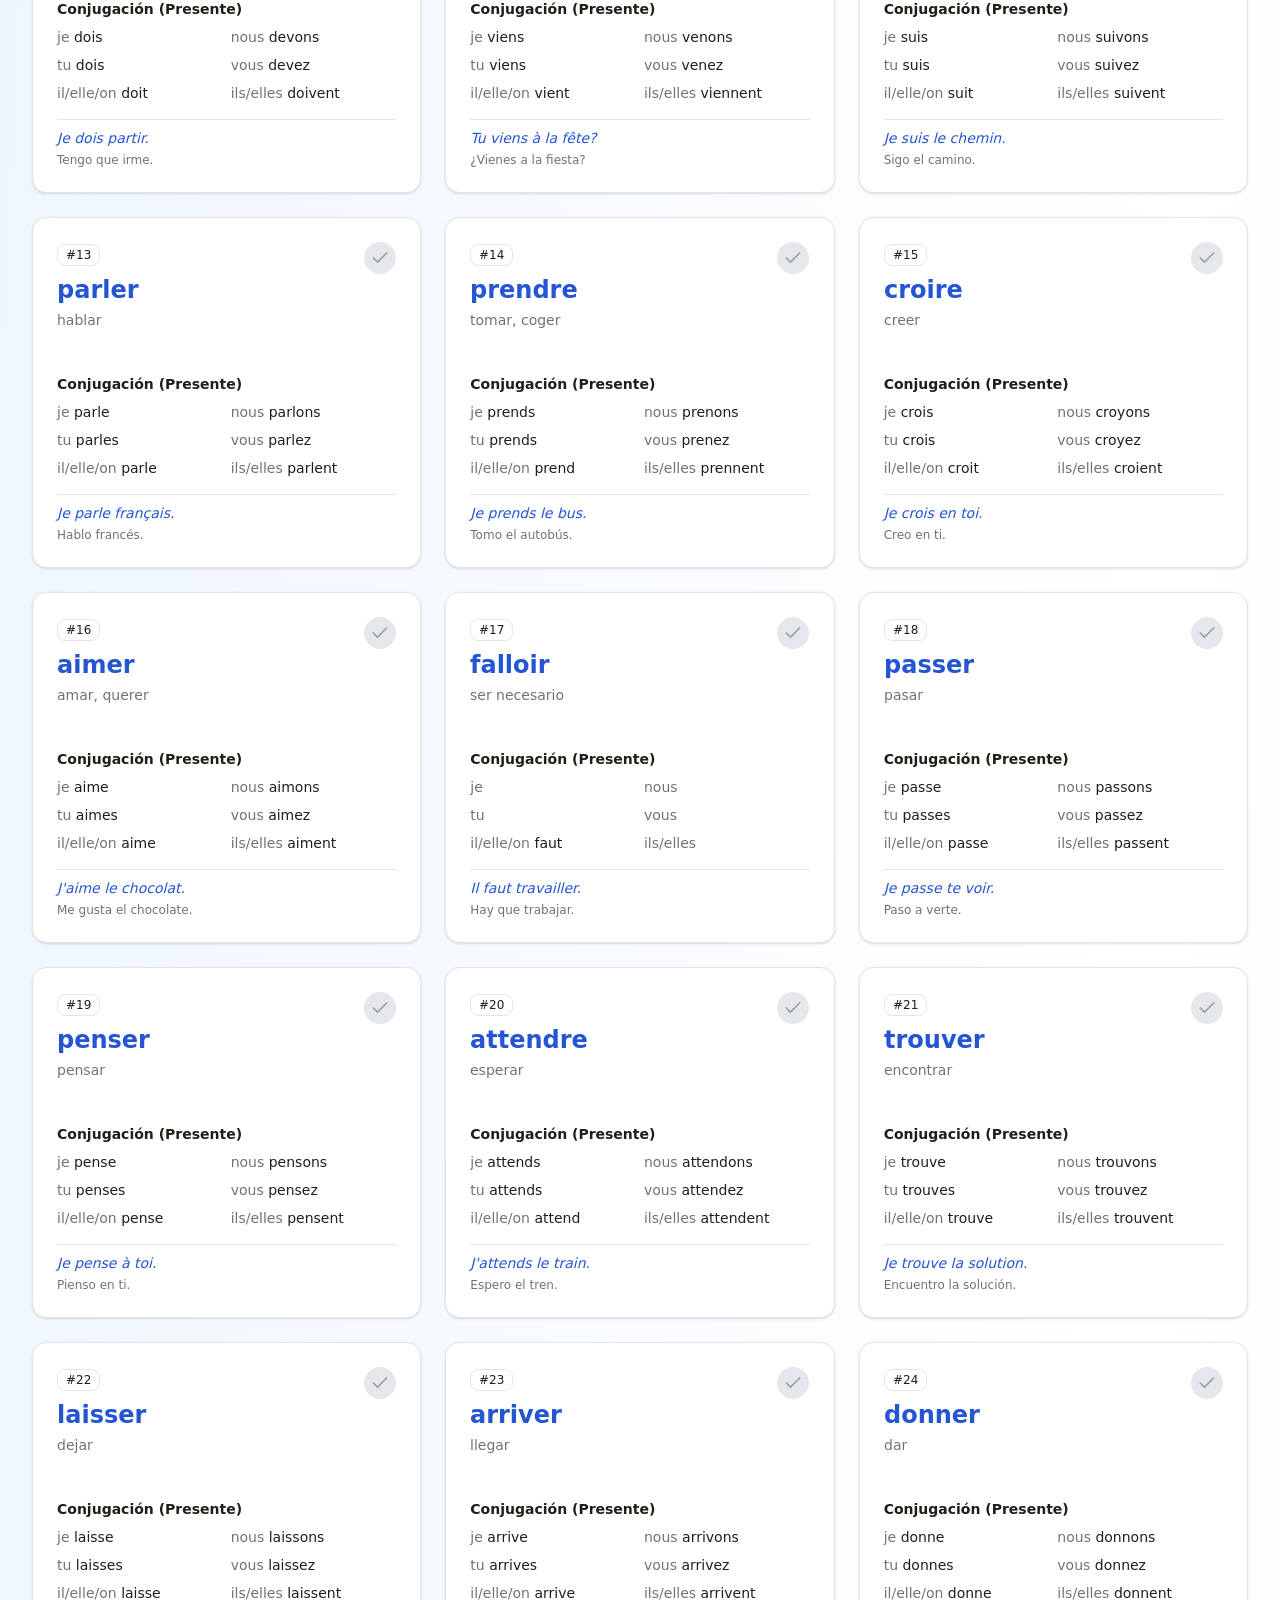
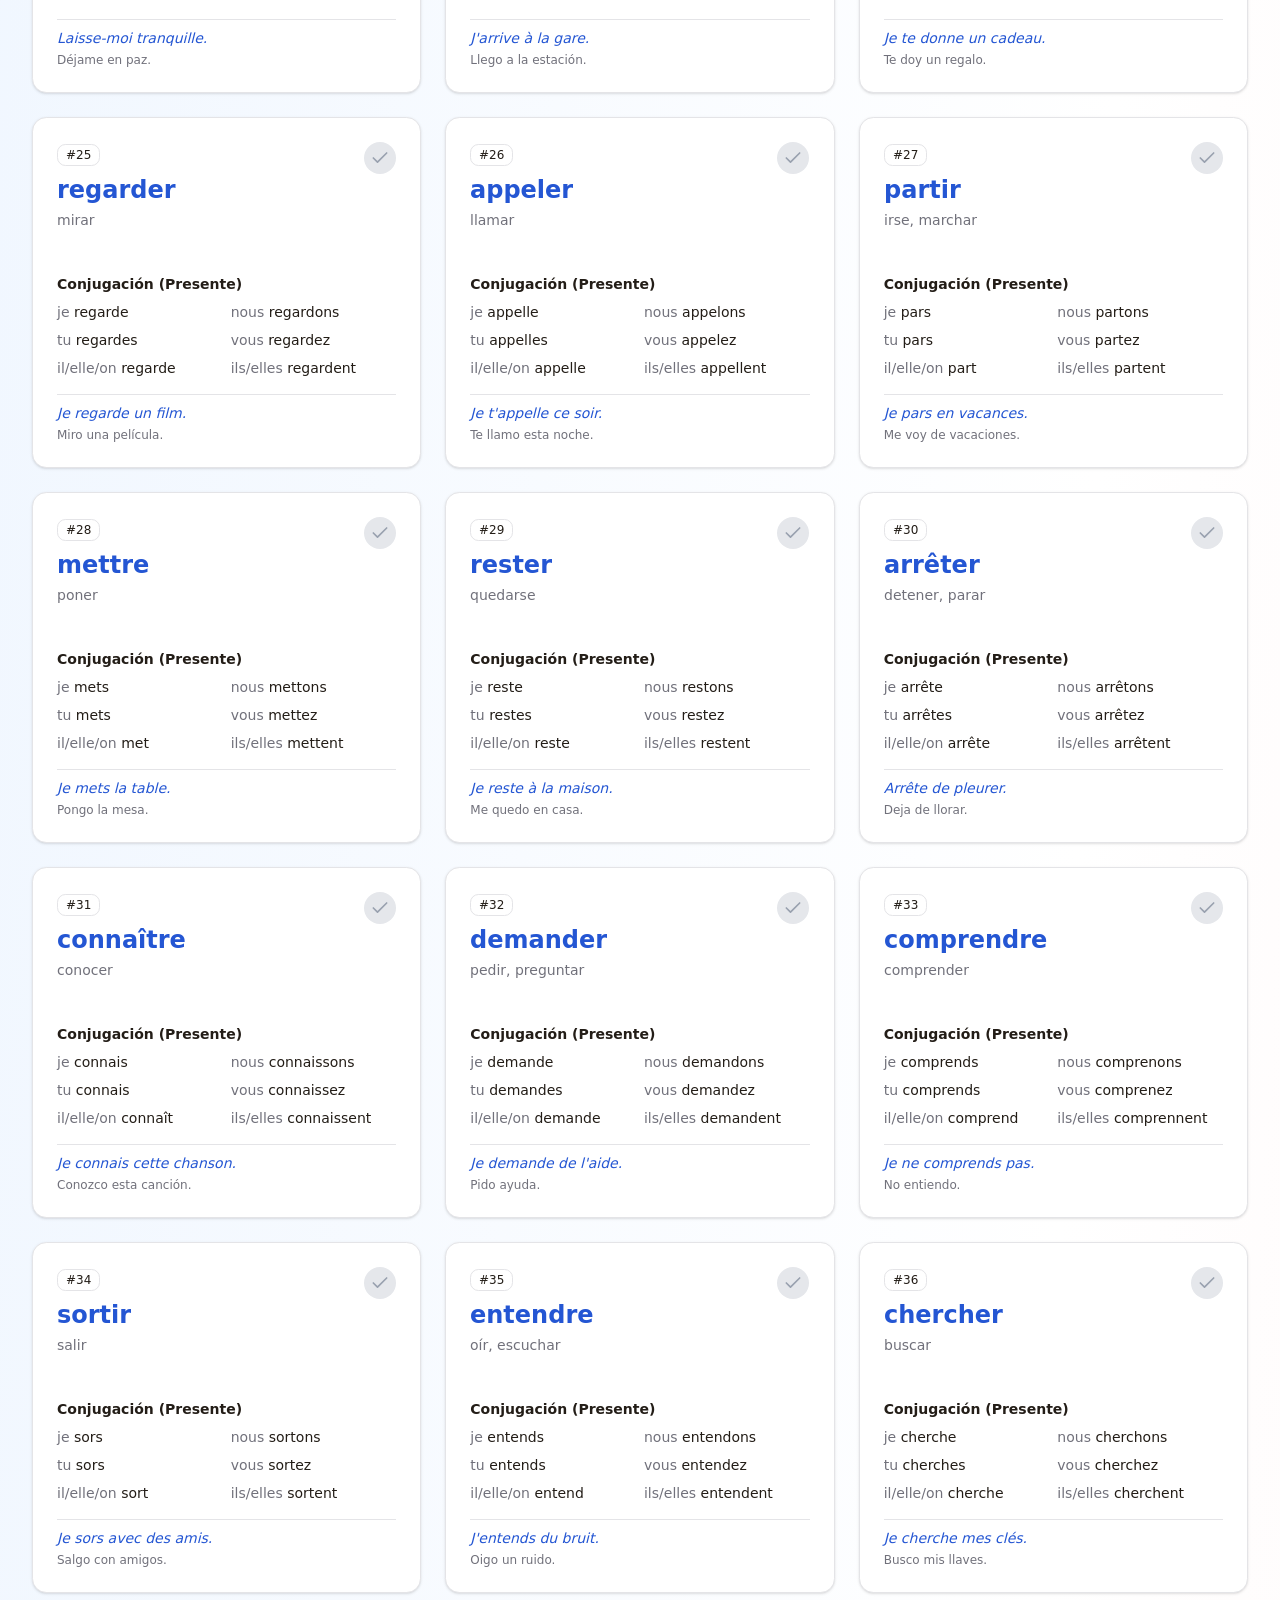
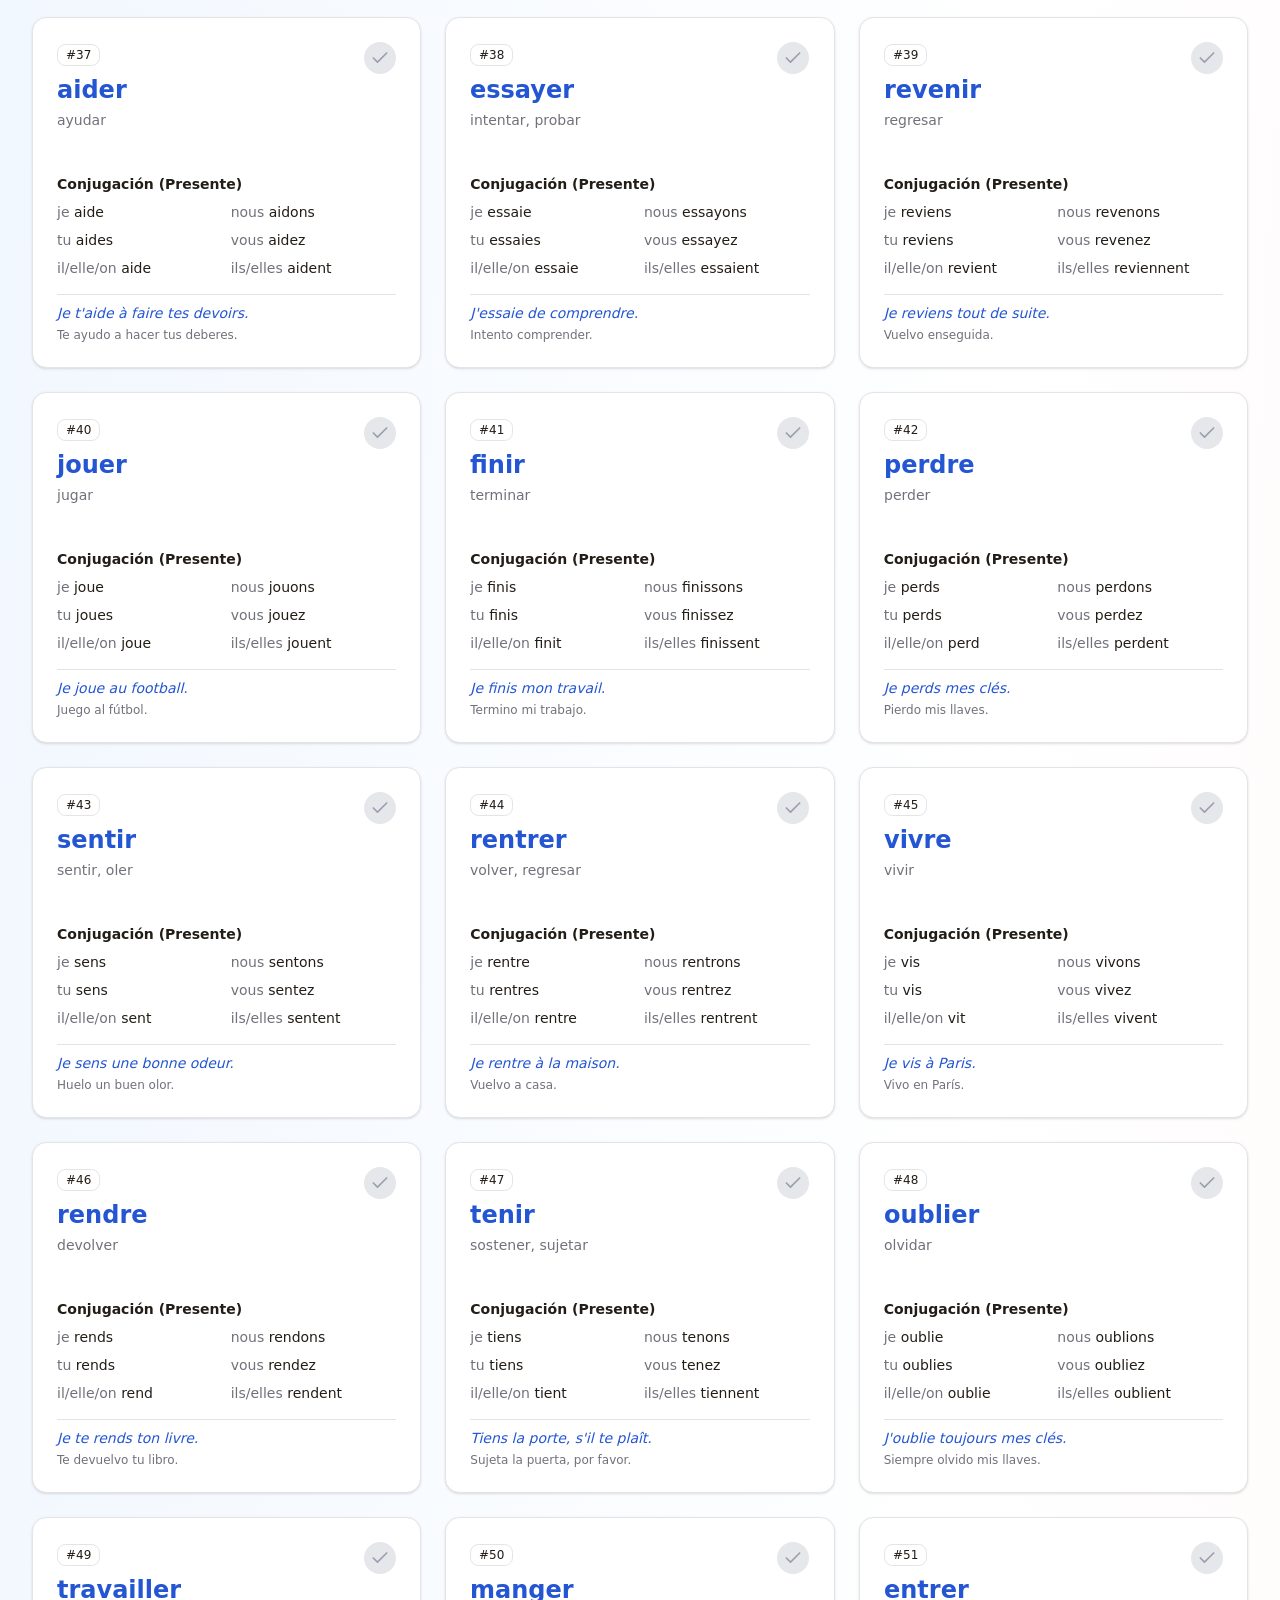
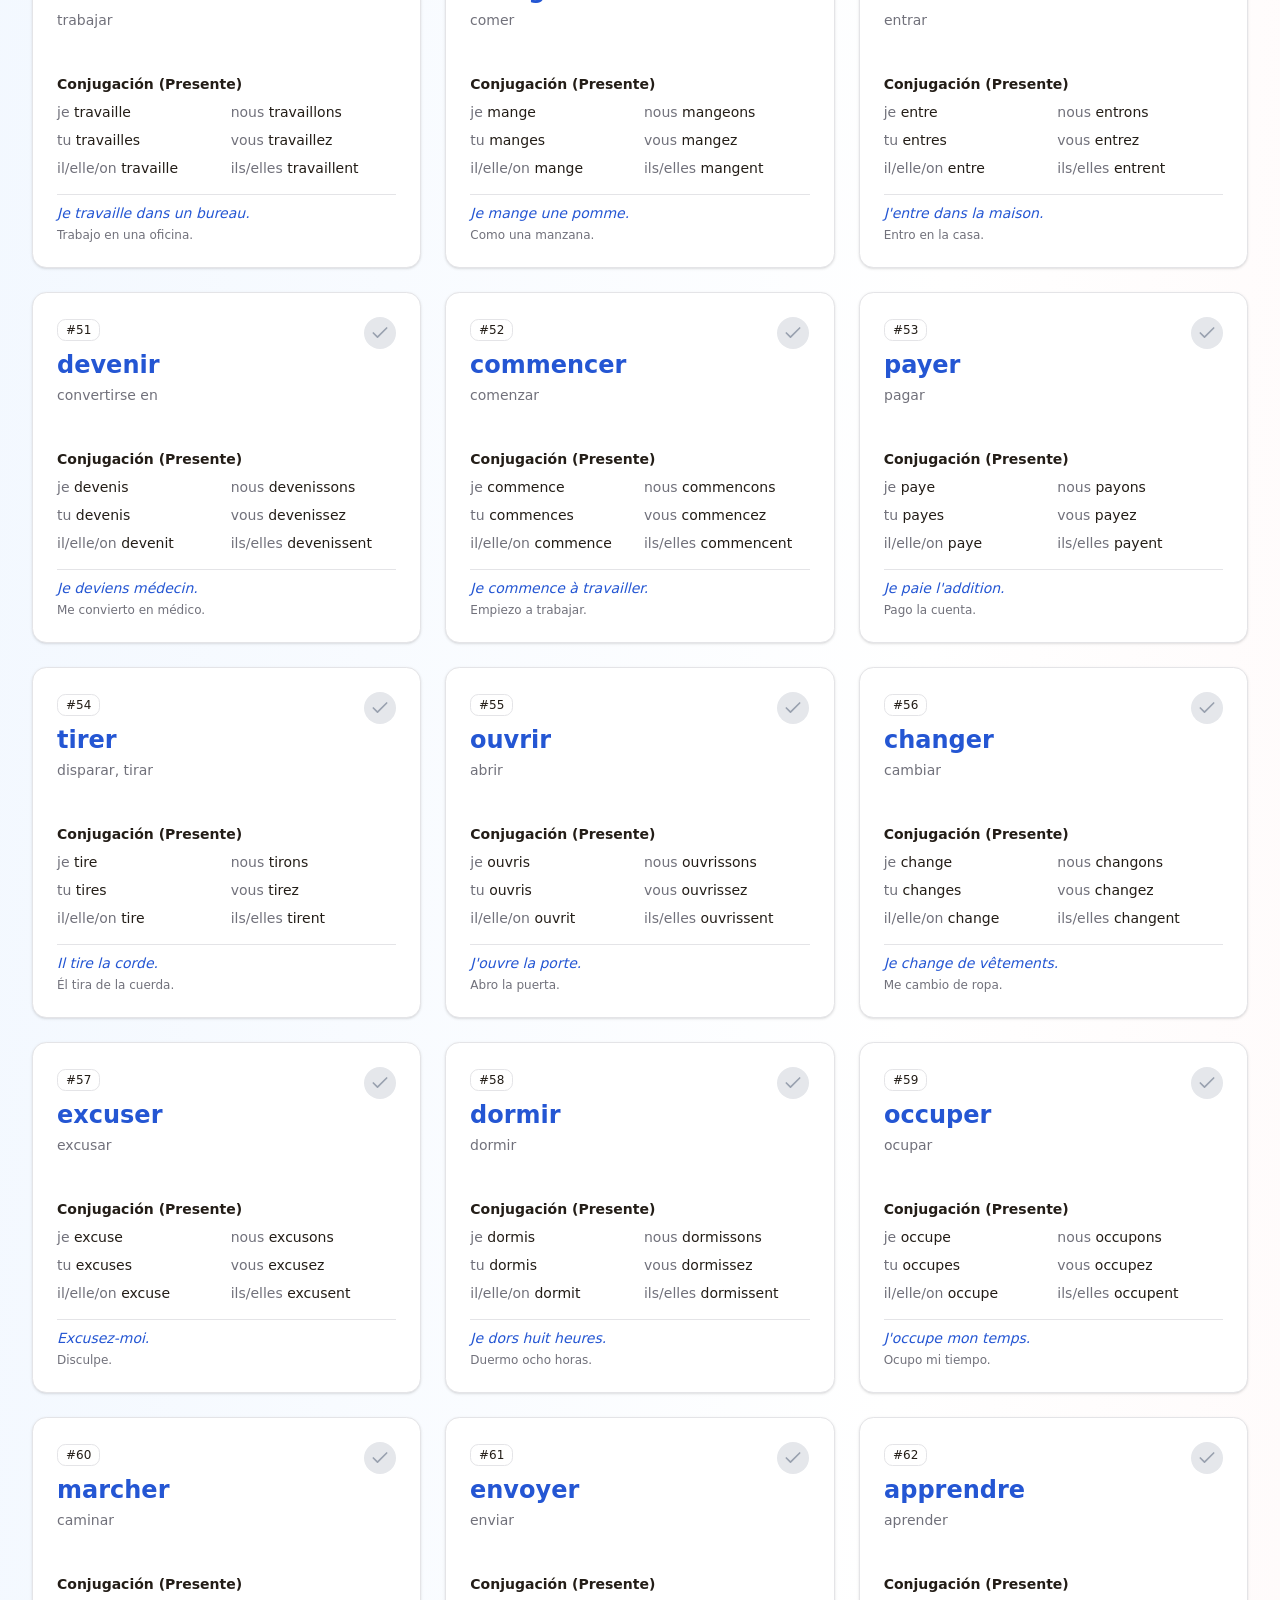
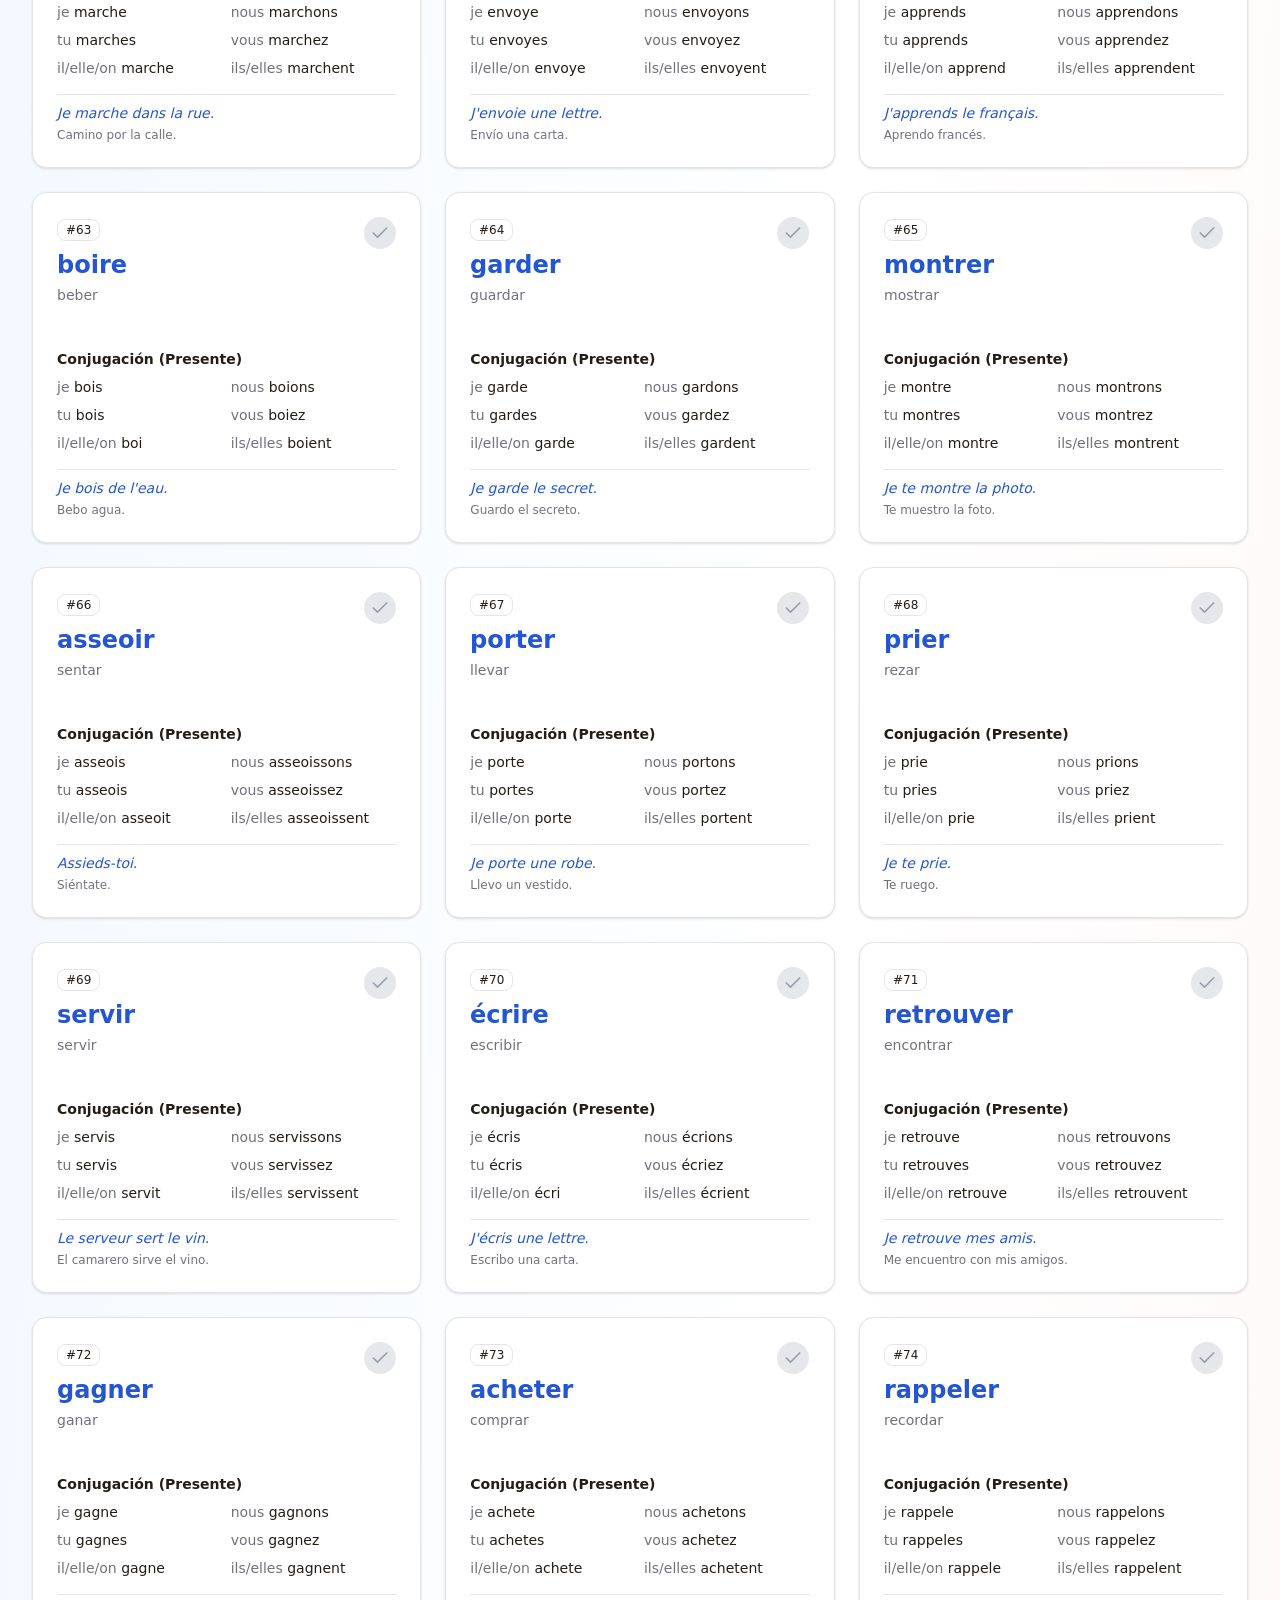
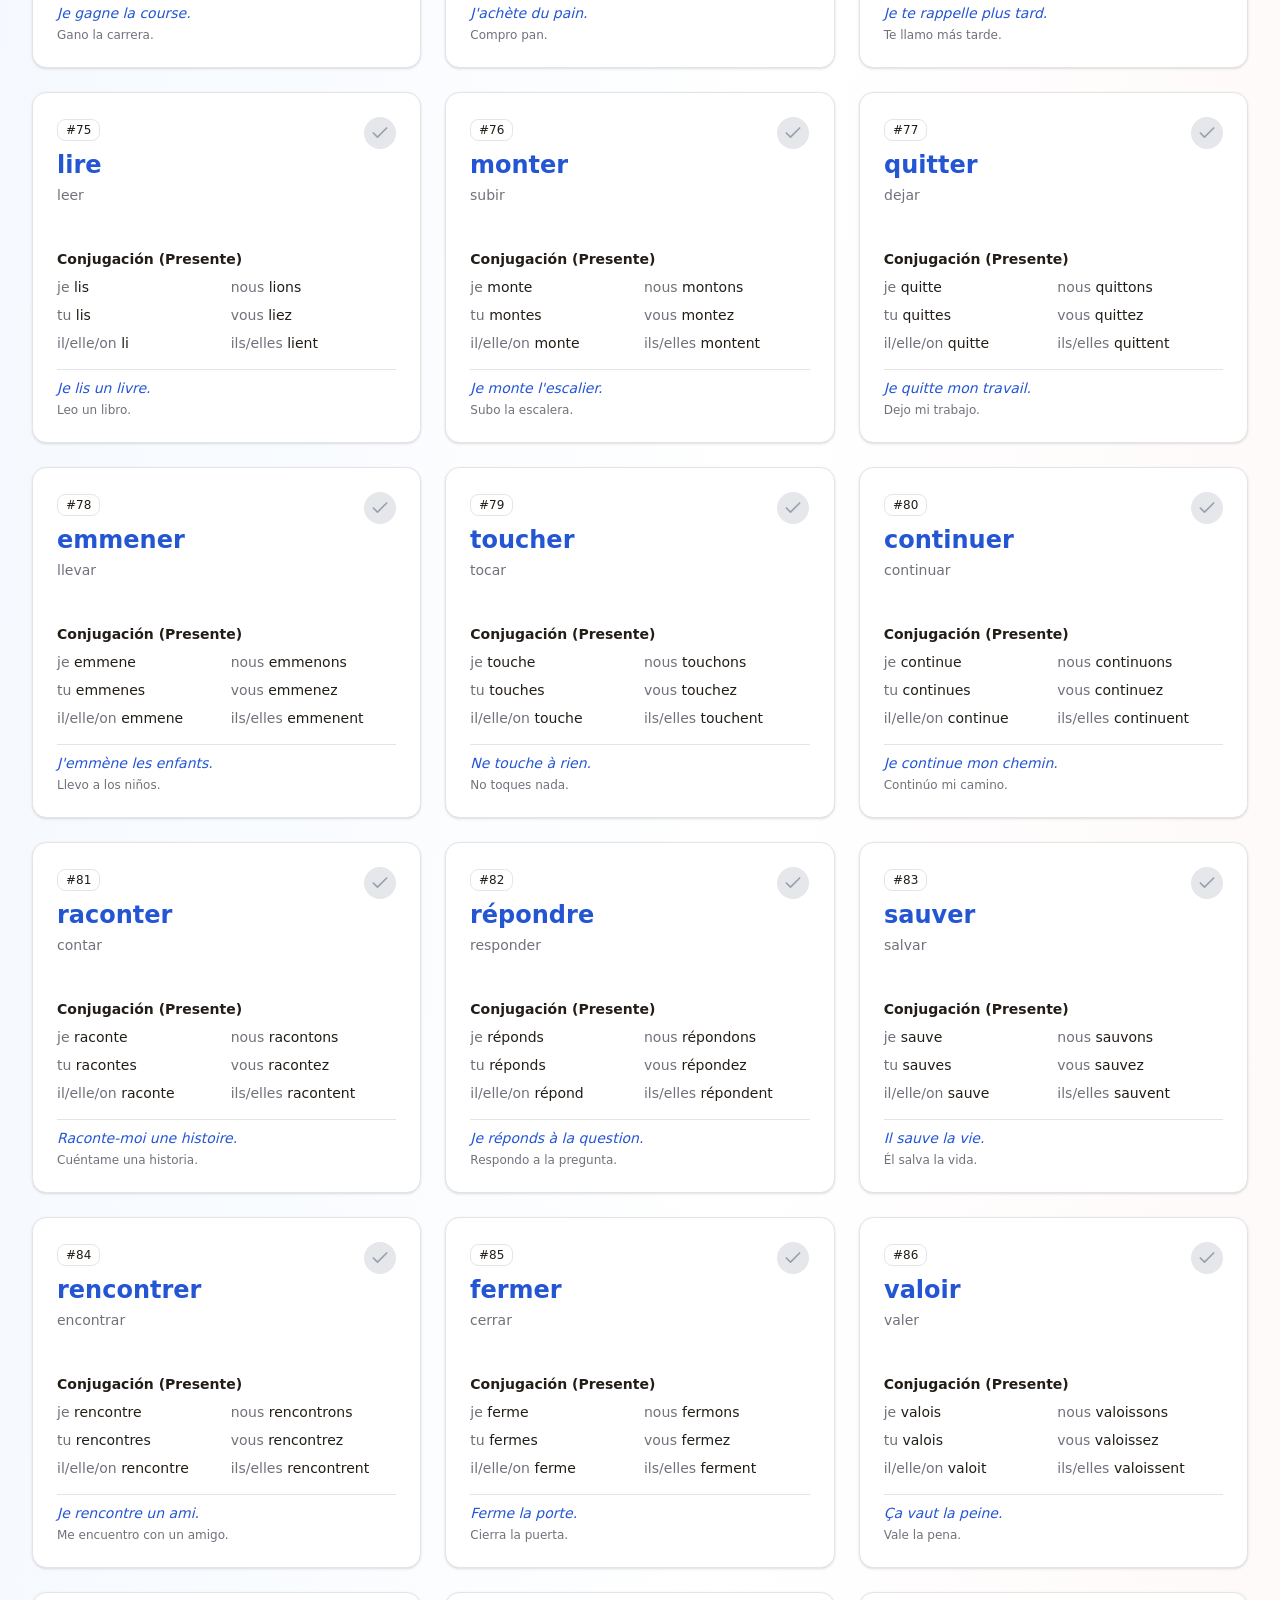
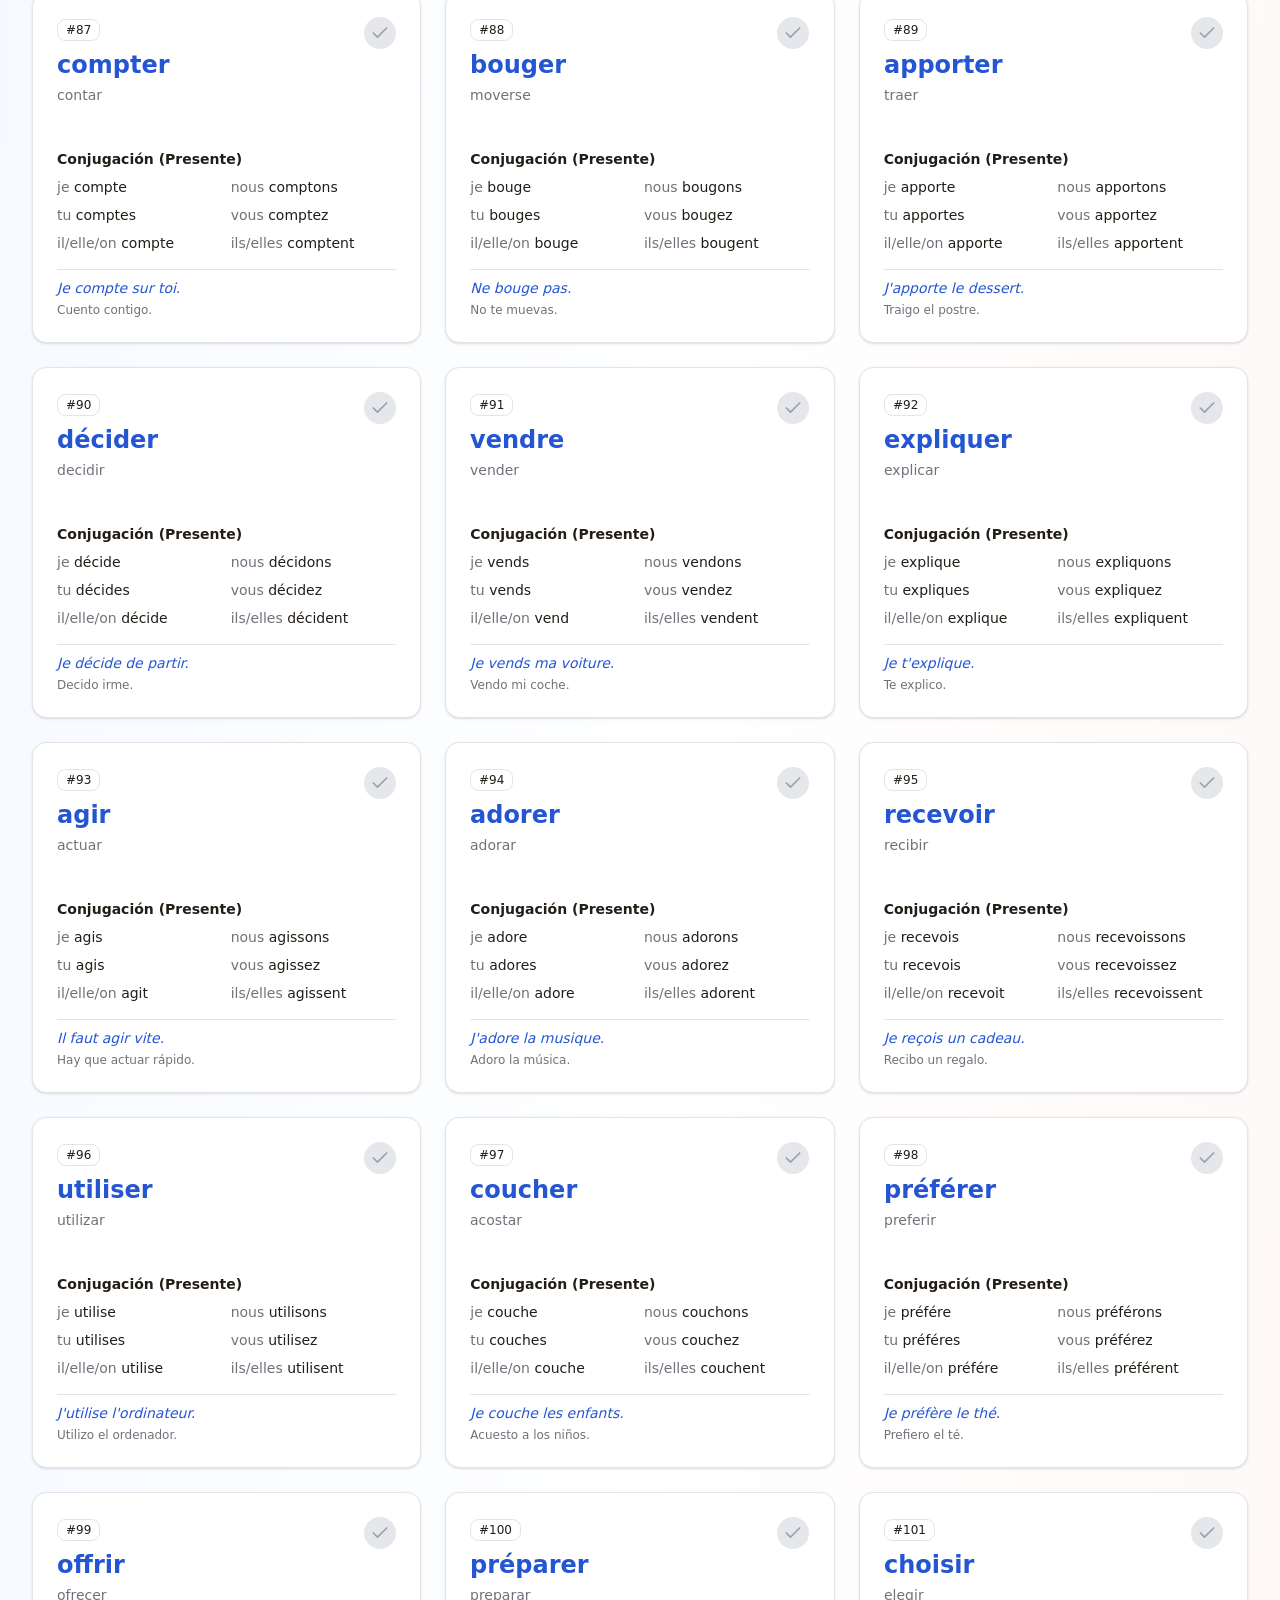
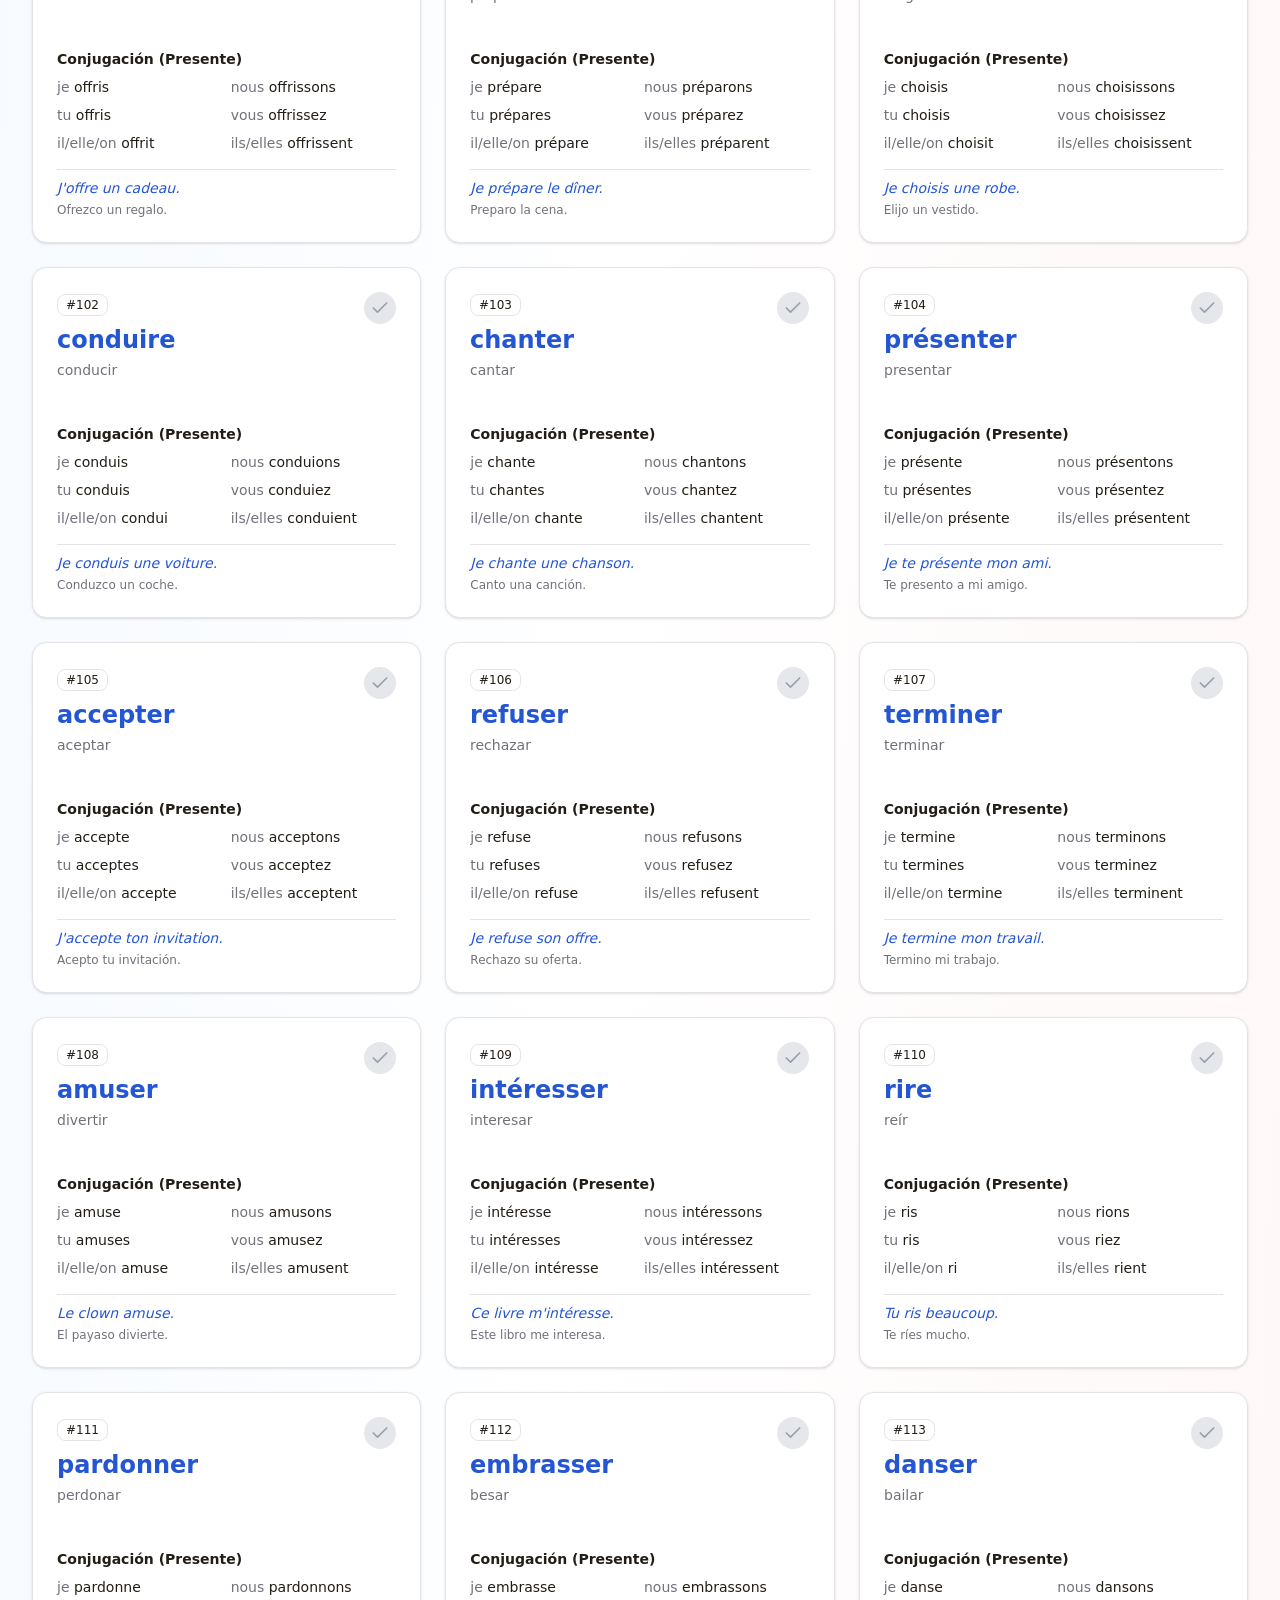
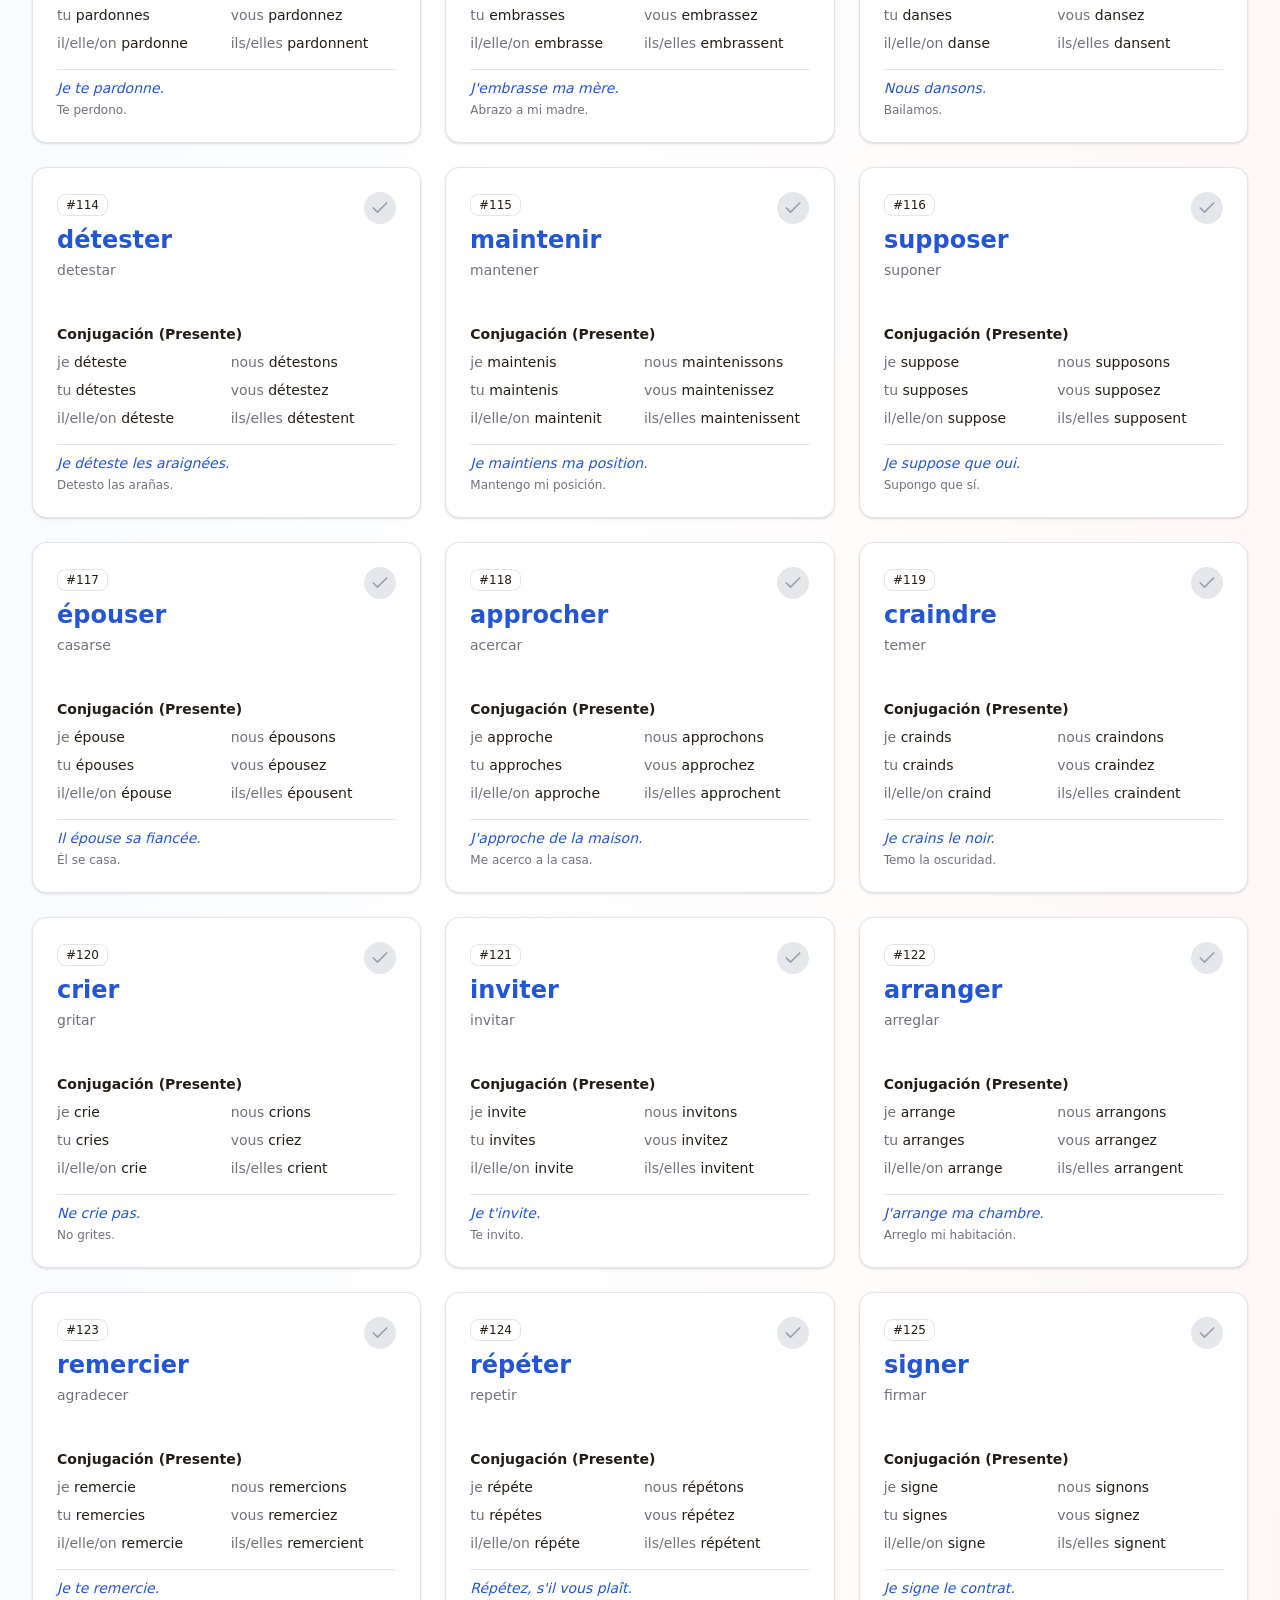
<file: vocabulario/index.html>
<!doctype html>
<html lang="en">

  <head>
    <meta charset="UTF-8" />
    <meta
      name="viewport"
      content="width=device-width, initial-scale=1.0, maximum-scale=1" />
    <link rel="icon" type="image/png" href="https://files.manuscdn.com/user_upload_by_module/web_dev_logo/98353960/BOzOsJHmvvjIYsKt.png" />
    <link rel="apple-touch-icon" href="https://files.manuscdn.com/user_upload_by_module/web_dev_logo/98353960/BOzOsJHmvvjIYsKt.png" />
    <title>Aprendizaje de Verbos en Francés</title>
    <!-- Add Google Fonts here, example:
    <link rel="preconnect" href="https://fonts.googleapis.com" />
    <link rel="preconnect" href="https://fonts.gstatic.com" crossorigin />
    <link href="https://fonts.googleapis.com/css2?family=Inter:wght@400;500;600;700&display=swap" rel="stylesheet" />
    -->
    <script type="module" crossorigin src="/vocabulario/assets/index-IaTFeSjd.js?v=routefix-20260824"></script>
    <link rel="stylesheet" crossorigin href="/vocabulario/assets/index-CohzAY8L.css">
  </head>

  <body>
    <div id="root"></div>
    <script
      defer
      src="https://manus-analytics.com/umami"
      data-website-id="a7a1344d-2940-43b2-9231-a6c546b1e212"></script>
  </body>

</html>
</file>
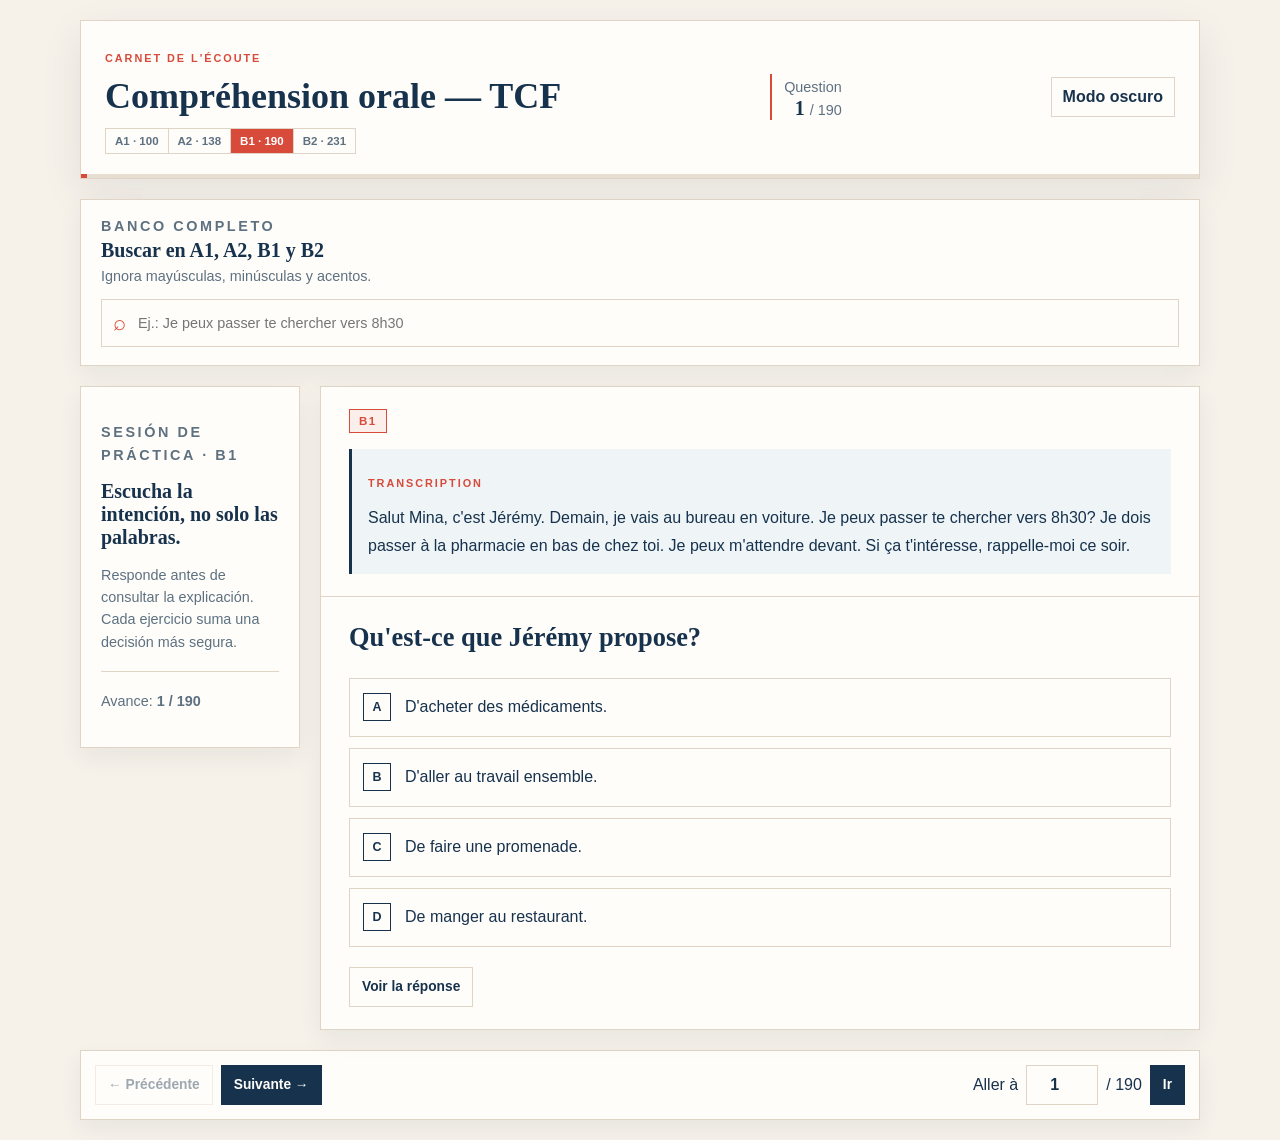
<file: comprension-orale/offline/index.html>
<!doctype html>
<html lang="es">
  <head>
    <meta charset="UTF-8">
    <meta name="viewport" content="width=device-width, initial-scale=1.0">
    <meta name="color-scheme" content="light dark">
    <title>Compréhension orale — TCF</title>
    <link rel="stylesheet" href="styles.css">
  </head>
  <body>
    <!-- Estilo: Carnet de l'écoute — práctica editorial clara que funciona sin conexión ni dependencias. -->
    <div id="app"></div>
    <script src="data/a1Questions.js"></script>
    <script src="data/a2Questions.js"></script>
    <script src="data/questions.js"></script>
    <script src="data/b2Questions.js"></script>
    <script src="app.js"></script>
  </body>
</html>
</file>
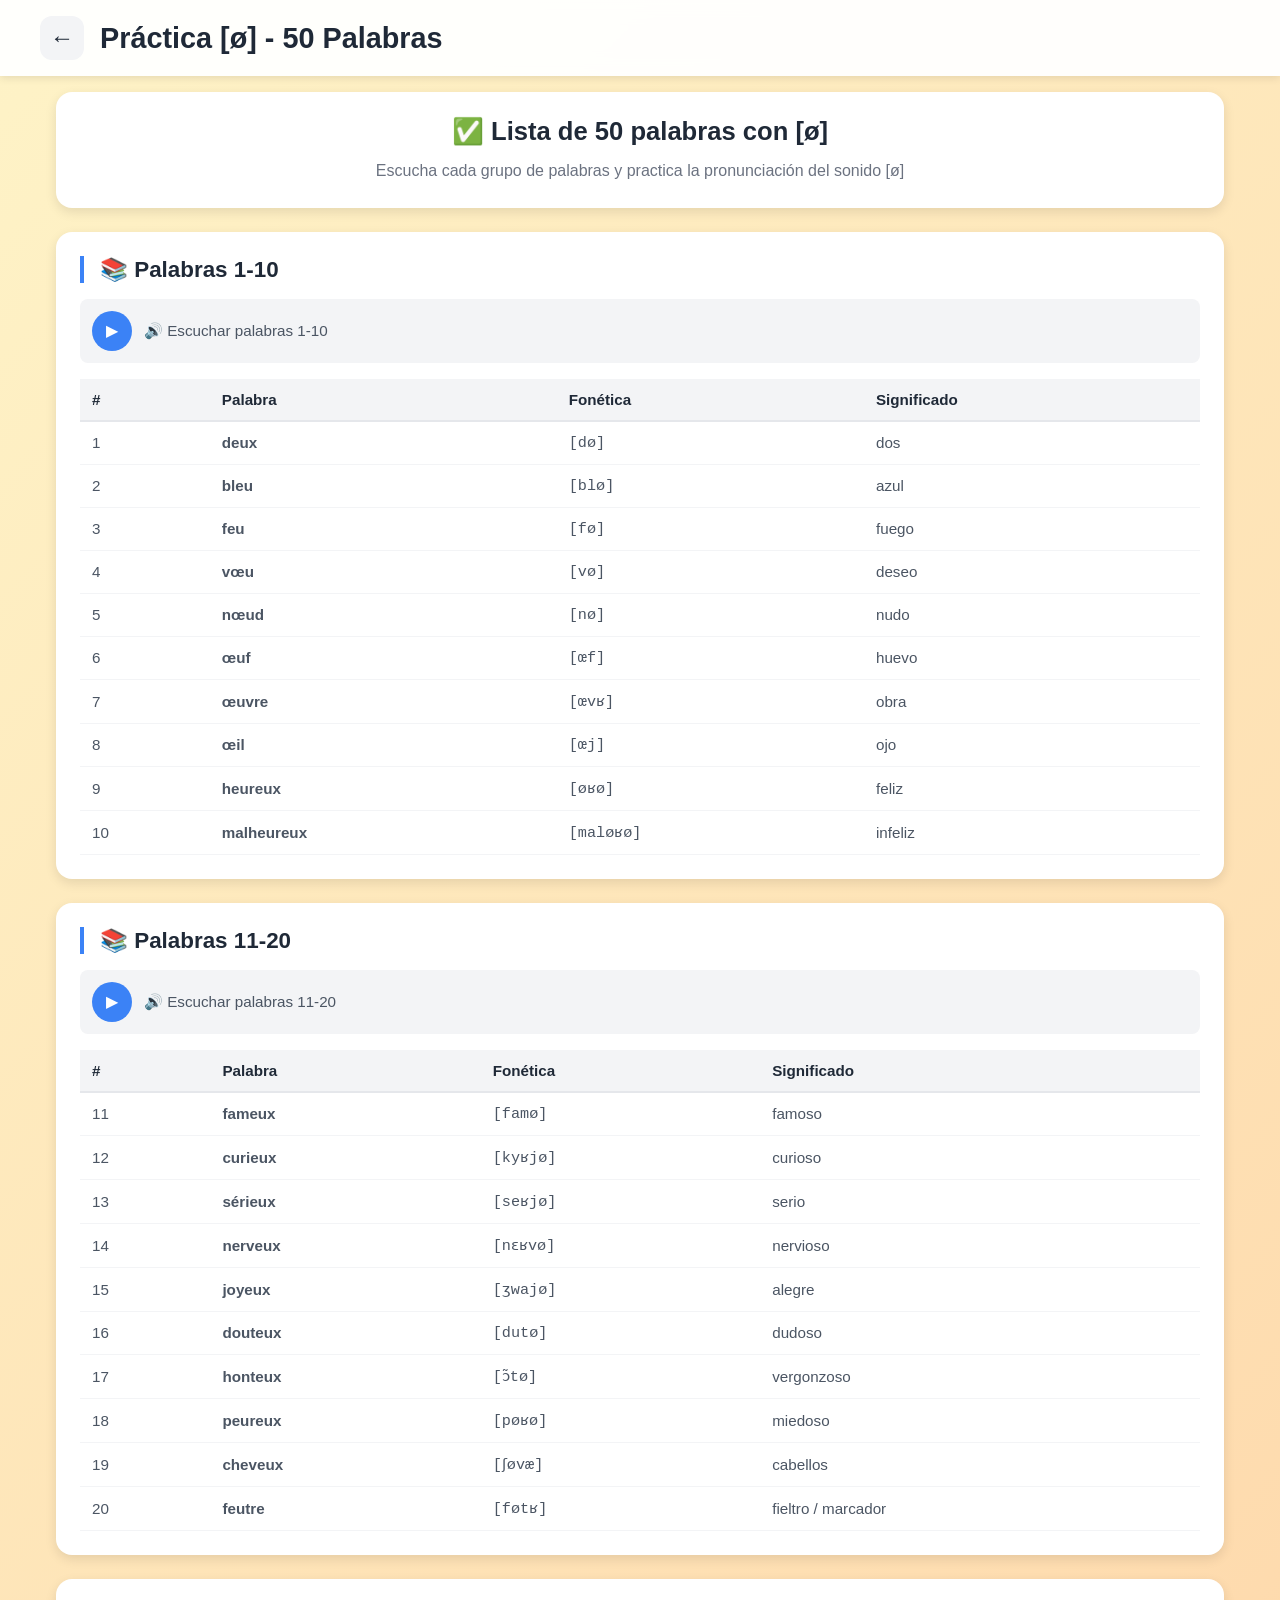
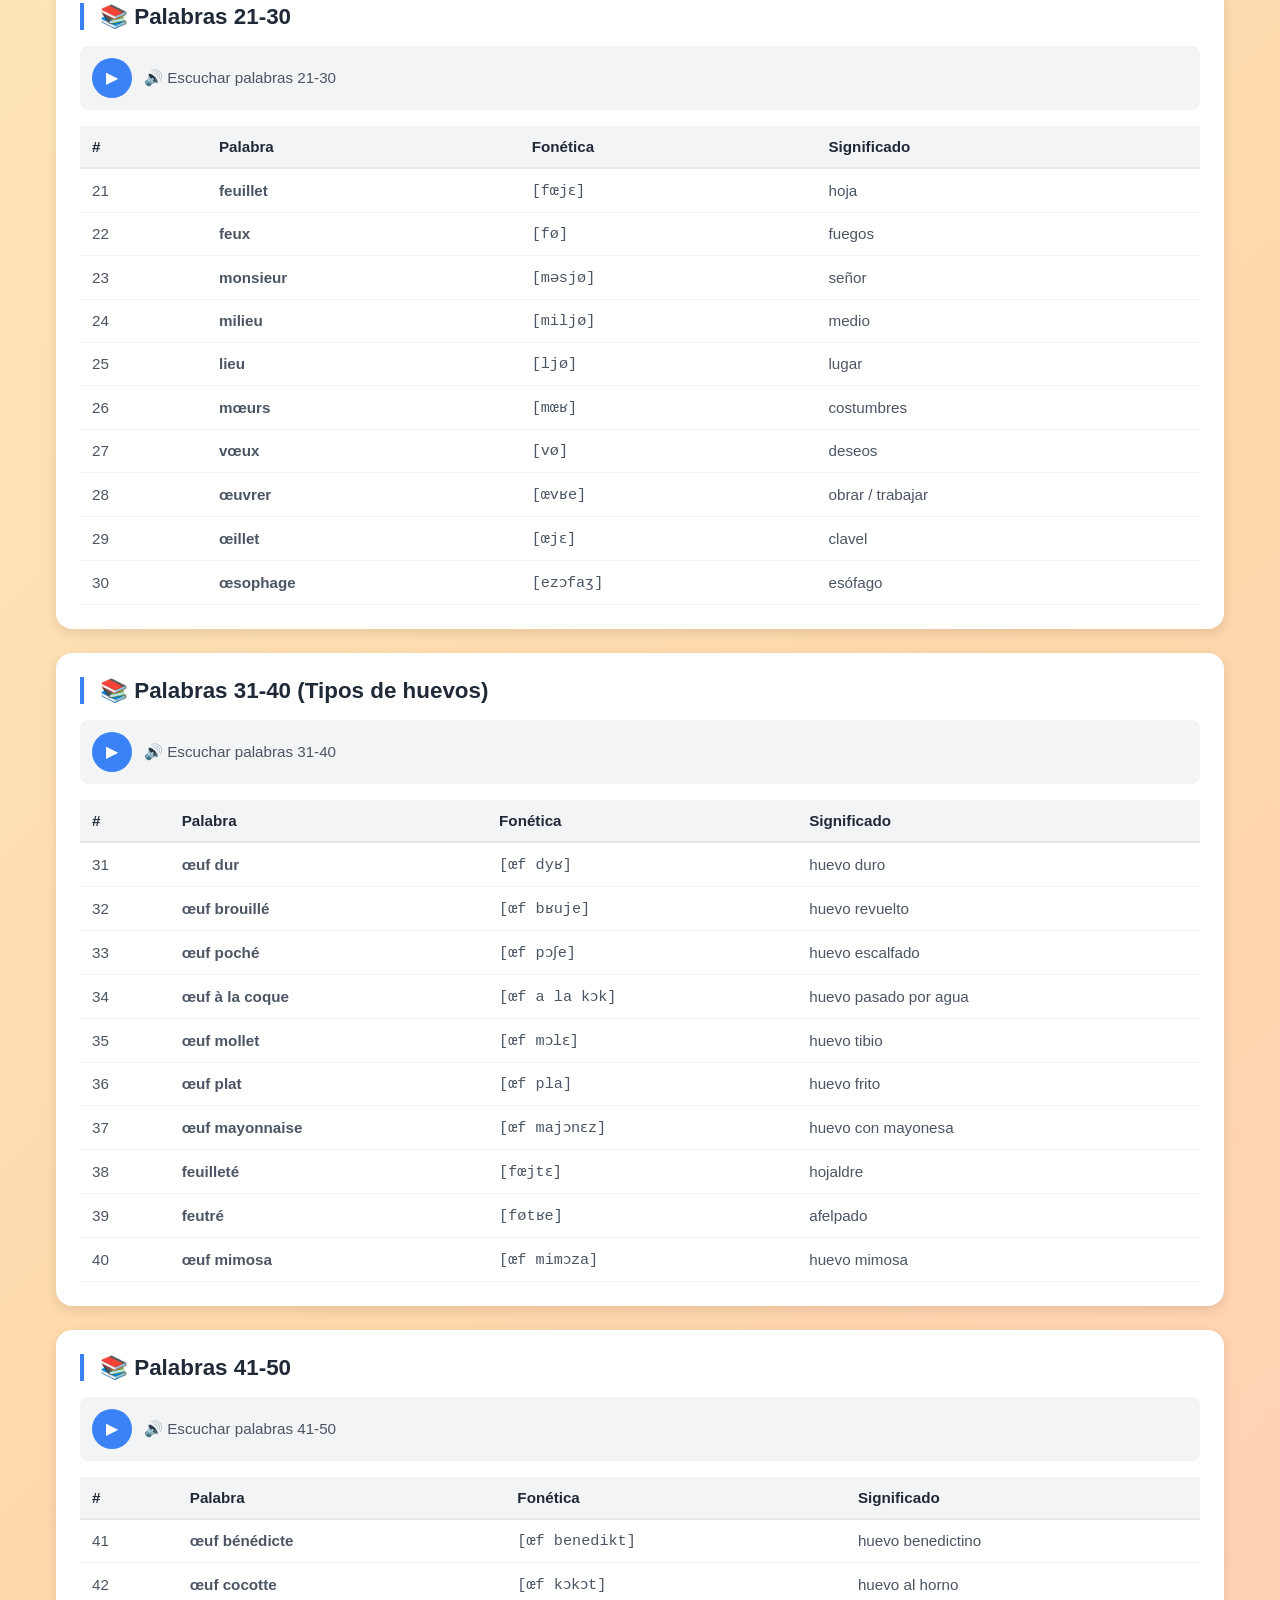
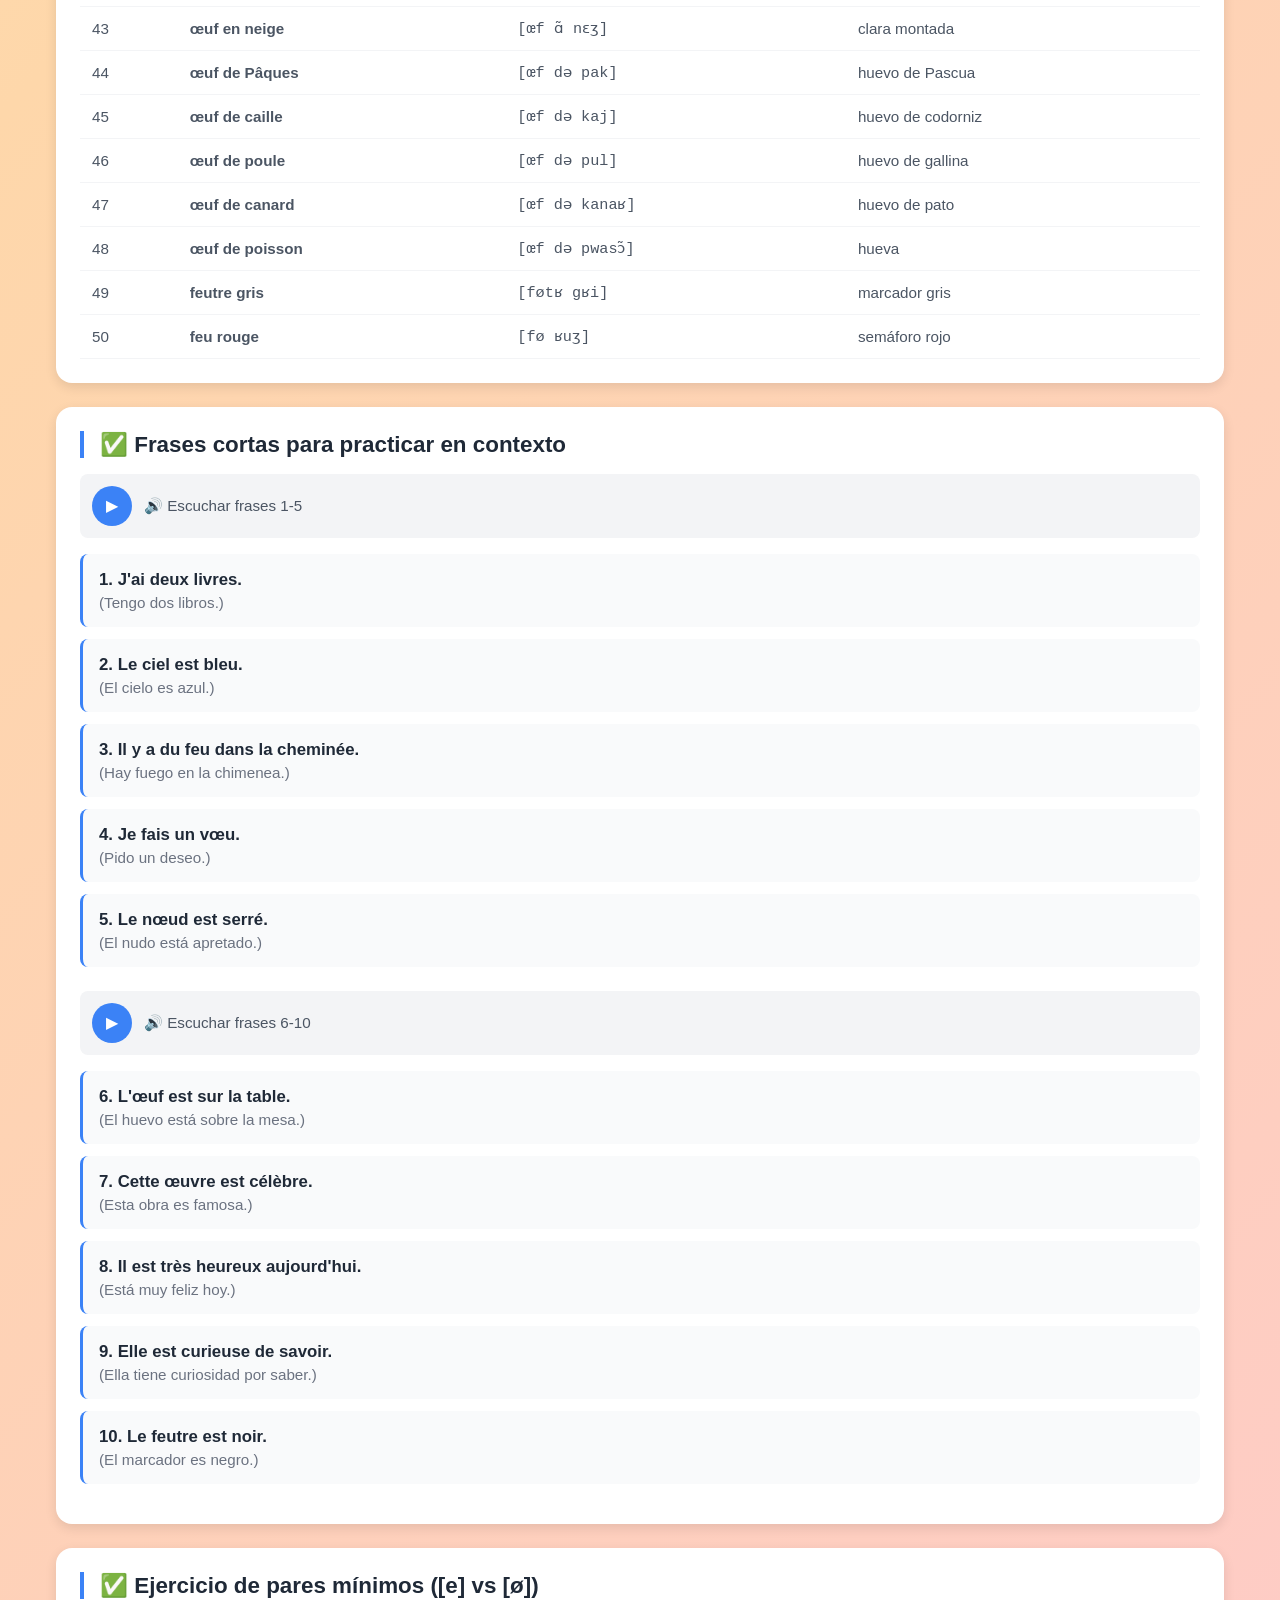
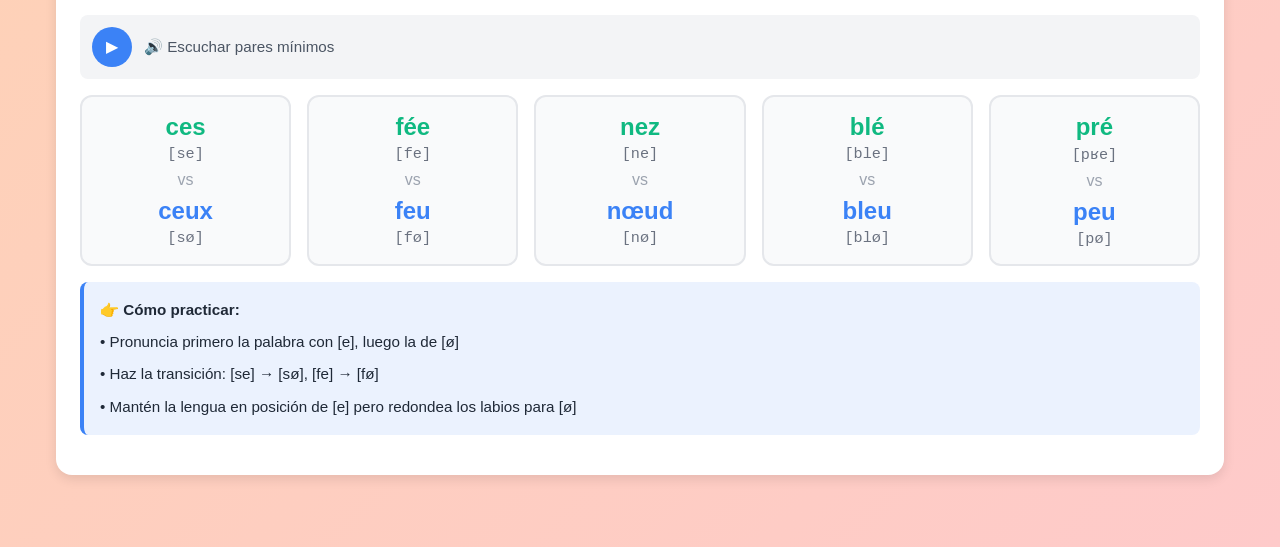
<file: fonetica/practica-oe.html>
<!DOCTYPE html>
<html lang="es">
<head>
    <meta charset="UTF-8">
    <meta name="viewport" content="width=device-width, initial-scale=1.0, maximum-scale=1.0, user-scalable=no">
    <meta name="apple-mobile-web-app-capable" content="yes">
    <title>Práctica [ø] - 50 Palabras - Las Vocales del Francés</title>
    <style>
        * {
            margin: 0;
            padding: 0;
            box-sizing: border-box;
            -webkit-tap-highlight-color: transparent;
        }

        body {
            font-family: -apple-system, BlinkMacSystemFont, 'Segoe UI', Roboto, 'Helvetica Neue', Arial, sans-serif;
            background: linear-gradient(135deg, #fef3c7 0%, #fed7aa 50%, #fecaca 100%);
            min-height: 100vh;
            padding-bottom: 2rem;
        }

        header {
            background: rgba(255, 255, 255, 0.95);
            backdrop-filter: blur(10px);
            box-shadow: 0 2px 8px rgba(0, 0, 0, 0.1);
            padding: 1rem;
            position: sticky;
            top: 0;
            z-index: 100;
        }

        .header-content {
            max-width: 1200px;
            margin: 0 auto;
            display: flex;
            align-items: center;
            gap: 1rem;
        }

        .back-btn {
            background: #f3f4f6;
            border: none;
            border-radius: 12px;
            width: 44px;
            height: 44px;
            display: flex;
            align-items: center;
            justify-content: center;
            cursor: pointer;
            transition: all 0.2s;
            text-decoration: none;
            color: #1f2937;
            font-size: 1.5rem;
            flex-shrink: 0;
        }

        .back-btn:active {
            transform: scale(0.95);
            background: #e5e7eb;
        }

        h1 {
            font-size: clamp(1.3rem, 4vw, 1.8rem);
            color: #1f2937;
        }

        .container {
            max-width: 1200px;
            margin: 0 auto;
            padding: 1rem;
        }

        .intro {
            background: white;
            border-radius: 16px;
            box-shadow: 0 4px 12px rgba(0, 0, 0, 0.1);
            padding: 1.5rem;
            margin-bottom: 1.5rem;
            text-align: center;
        }

        .intro h2 {
            font-size: clamp(1.2rem, 3.5vw, 1.6rem);
            margin-bottom: 0.75rem;
            color: #1f2937;
        }

        .intro p {
            color: #6b7280;
            line-height: 1.6;
            font-size: clamp(0.9rem, 2.5vw, 1rem);
        }

        .section {
            background: white;
            border-radius: 16px;
            box-shadow: 0 4px 12px rgba(0, 0, 0, 0.1);
            padding: 1.5rem;
            margin-bottom: 1.5rem;
        }

        .section h3 {
            font-size: clamp(1.1rem, 3vw, 1.4rem);
            margin-bottom: 1rem;
            color: #1f2937;
            border-left: 4px solid #3b82f6;
            padding-left: 1rem;
        }

        .words-table {
            width: 100%;
            border-collapse: collapse;
            margin-top: 1rem;
        }

        .words-table th {
            background: #f3f4f6;
            padding: 0.75rem;
            text-align: left;
            font-size: clamp(0.85rem, 2.5vw, 0.95rem);
            color: #1f2937;
            border-bottom: 2px solid #e5e7eb;
        }

        .words-table td {
            padding: 0.75rem;
            border-bottom: 1px solid #f3f4f6;
            font-size: clamp(0.85rem, 2.5vw, 0.95rem);
            color: #4b5563;
        }

        .words-table tr:hover {
            background: #f9fafb;
        }

        .phonetic {
            font-family: 'Courier New', monospace;
            color: #3b82f6;
            font-weight: 500;
        }

        .audio-player-mini {
            background: #f3f4f6;
            border-radius: 8px;
            padding: 0.75rem;
            margin: 1rem 0;
            display: flex;
            align-items: center;
            gap: 0.75rem;
        }

        .play-btn-mini {
            background: #3b82f6;
            color: white;
            border: none;
            border-radius: 50%;
            width: 40px;
            height: 40px;
            display: flex;
            align-items: center;
            justify-content: center;
            cursor: pointer;
            transition: all 0.2s;
            font-size: 1rem;
            flex-shrink: 0;
        }

        .play-btn-mini:active {
            transform: scale(0.95);
        }

        .play-btn-mini.playing {
            background: #ef4444;
        }

        .audio-label-mini {
            flex: 1;
            font-size: clamp(0.85rem, 2.5vw, 0.95rem);
            color: #4b5563;
            font-weight: 500;
        }

        .frases-list {
            list-style: none;
            margin: 1rem 0;
        }

        .frases-list li {
            background: #f9fafb;
            padding: 1rem;
            margin-bottom: 0.75rem;
            border-radius: 8px;
            border-left: 3px solid #3b82f6;
        }

        .frase-fr {
            font-weight: 600;
            color: #1f2937;
            margin-bottom: 0.25rem;
            font-size: clamp(0.95rem, 2.5vw, 1.05rem);
        }

        .frase-es {
            color: #6b7280;
            font-size: clamp(0.85rem, 2.5vw, 0.95rem);
        }

        .pares-grid {
            display: grid;
            grid-template-columns: repeat(auto-fit, minmax(200px, 1fr));
            gap: 1rem;
            margin: 1rem 0;
        }

        .par-card {
            background: #f9fafb;
            padding: 1rem;
            border-radius: 12px;
            text-align: center;
            border: 2px solid #e5e7eb;
        }

        .par-card .vowel-e {
            color: #10b981;
            font-size: clamp(1.2rem, 4vw, 1.5rem);
            font-weight: 600;
            margin-bottom: 0.25rem;
        }

        .par-card .vowel-oe {
            color: #3b82f6;
            font-size: clamp(1.2rem, 4vw, 1.5rem);
            font-weight: 600;
            margin-bottom: 0.25rem;
        }

        .par-card .phonetic-small {
            font-family: 'Courier New', monospace;
            font-size: clamp(0.85rem, 2.5vw, 0.95rem);
            color: #6b7280;
        }

        .tip-box {
            background: rgba(59, 130, 246, 0.1);
            border-left: 4px solid #3b82f6;
            padding: 1rem;
            border-radius: 8px;
            margin: 1rem 0;
        }

        .tip-box p {
            color: #1f2937;
            font-size: clamp(0.85rem, 2.5vw, 0.95rem);
            line-height: 1.6;
            margin-bottom: 0.5rem;
        }

        .tip-box p:last-child {
            margin-bottom: 0;
        }

        @media (max-width: 640px) {
            .words-table {
                font-size: 0.85rem;
            }
            
            .words-table th,
            .words-table td {
                padding: 0.5rem 0.25rem;
            }
        }
    </style>
</head>
<body>
    <header>
        <div class="header-content">
            <a href="vocal-oe.html" class="back-btn">←</a>
            <h1>Práctica [ø] - 50 Palabras</h1>
        </div>
    </header>

    <div class="container">
        <div class="intro">
            <h2>✅ Lista de 50 palabras con [ø]</h2>
            <p>Escucha cada grupo de palabras y practica la pronunciación del sonido [ø]</p>
        </div>

        <!-- Palabras 1-10 -->
        <div class="section">
            <h3>📚 Palabras 1-10</h3>
            <div class="audio-player-mini">
                <button class="play-btn-mini" onclick="toggleAudioMini('audio1', this)">▶</button>
                <span class="audio-label-mini">🔊 Escuchar palabras 1-10</span>
            </div>
            <audio id="audio1" src="audios/practica-oe/palabras-01-10.mp3" preload="metadata"></audio>
            
            <table class="words-table">
                <thead>
                    <tr>
                        <th>#</th>
                        <th>Palabra</th>
                        <th>Fonética</th>
                        <th>Significado</th>
                    </tr>
                </thead>
                <tbody>
                    <tr><td>1</td><td><strong>deux</strong></td><td class="phonetic">[dø]</td><td>dos</td></tr>
                    <tr><td>2</td><td><strong>bleu</strong></td><td class="phonetic">[blø]</td><td>azul</td></tr>
                    <tr><td>3</td><td><strong>feu</strong></td><td class="phonetic">[fø]</td><td>fuego</td></tr>
                    <tr><td>4</td><td><strong>vœu</strong></td><td class="phonetic">[vø]</td><td>deseo</td></tr>
                    <tr><td>5</td><td><strong>nœud</strong></td><td class="phonetic">[nø]</td><td>nudo</td></tr>
                    <tr><td>6</td><td><strong>œuf</strong></td><td class="phonetic">[œf]</td><td>huevo</td></tr>
                    <tr><td>7</td><td><strong>œuvre</strong></td><td class="phonetic">[œvʁ]</td><td>obra</td></tr>
                    <tr><td>8</td><td><strong>œil</strong></td><td class="phonetic">[œj]</td><td>ojo</td></tr>
                    <tr><td>9</td><td><strong>heureux</strong></td><td class="phonetic">[øʁø]</td><td>feliz</td></tr>
                    <tr><td>10</td><td><strong>malheureux</strong></td><td class="phonetic">[maløʁø]</td><td>infeliz</td></tr>
                </tbody>
            </table>
        </div>

        <!-- Palabras 11-20 -->
        <div class="section">
            <h3>📚 Palabras 11-20</h3>
            <div class="audio-player-mini">
                <button class="play-btn-mini" onclick="toggleAudioMini('audio2', this)">▶</button>
                <span class="audio-label-mini">🔊 Escuchar palabras 11-20</span>
            </div>
            <audio id="audio2" src="audios/practica-oe/palabras-11-20.mp3" preload="metadata"></audio>
            
            <table class="words-table">
                <thead>
                    <tr>
                        <th>#</th>
                        <th>Palabra</th>
                        <th>Fonética</th>
                        <th>Significado</th>
                    </tr>
                </thead>
                <tbody>
                    <tr><td>11</td><td><strong>fameux</strong></td><td class="phonetic">[famø]</td><td>famoso</td></tr>
                    <tr><td>12</td><td><strong>curieux</strong></td><td class="phonetic">[kyʁjø]</td><td>curioso</td></tr>
                    <tr><td>13</td><td><strong>sérieux</strong></td><td class="phonetic">[seʁjø]</td><td>serio</td></tr>
                    <tr><td>14</td><td><strong>nerveux</strong></td><td class="phonetic">[nɛʁvø]</td><td>nervioso</td></tr>
                    <tr><td>15</td><td><strong>joyeux</strong></td><td class="phonetic">[ʒwajø]</td><td>alegre</td></tr>
                    <tr><td>16</td><td><strong>douteux</strong></td><td class="phonetic">[dutø]</td><td>dudoso</td></tr>
                    <tr><td>17</td><td><strong>honteux</strong></td><td class="phonetic">[ɔ̃tø]</td><td>vergonzoso</td></tr>
                    <tr><td>18</td><td><strong>peureux</strong></td><td class="phonetic">[pøʁø]</td><td>miedoso</td></tr>
                    <tr><td>19</td><td><strong>cheveux</strong></td><td class="phonetic">[ʃøvæ]</td><td>cabellos</td></tr>
                    <tr><td>20</td><td><strong>feutre</strong></td><td class="phonetic">[føtʁ]</td><td>fieltro / marcador</td></tr>
                </tbody>
            </table>
        </div>

        <!-- Palabras 21-30 -->
        <div class="section">
            <h3>📚 Palabras 21-30</h3>
            <div class="audio-player-mini">
                <button class="play-btn-mini" onclick="toggleAudioMini('audio3', this)">▶</button>
                <span class="audio-label-mini">🔊 Escuchar palabras 21-30</span>
            </div>
            <audio id="audio3" src="audios/practica-oe/palabras-21-30.mp3" preload="metadata"></audio>
            
            <table class="words-table">
                <thead>
                    <tr>
                        <th>#</th>
                        <th>Palabra</th>
                        <th>Fonética</th>
                        <th>Significado</th>
                    </tr>
                </thead>
                <tbody>
                    <tr><td>21</td><td><strong>feuillet</strong></td><td class="phonetic">[fœjɛ]</td><td>hoja</td></tr>
                    <tr><td>22</td><td><strong>feux</strong></td><td class="phonetic">[fø]</td><td>fuegos</td></tr>
                    <tr><td>23</td><td><strong>monsieur</strong></td><td class="phonetic">[məsjø]</td><td>señor</td></tr>
                    <tr><td>24</td><td><strong>milieu</strong></td><td class="phonetic">[miljø]</td><td>medio</td></tr>
                    <tr><td>25</td><td><strong>lieu</strong></td><td class="phonetic">[ljø]</td><td>lugar</td></tr>
                    <tr><td>26</td><td><strong>mœurs</strong></td><td class="phonetic">[mœʁ]</td><td>costumbres</td></tr>
                    <tr><td>27</td><td><strong>vœux</strong></td><td class="phonetic">[vø]</td><td>deseos</td></tr>
                    <tr><td>28</td><td><strong>œuvrer</strong></td><td class="phonetic">[œvʁe]</td><td>obrar / trabajar</td></tr>
                    <tr><td>29</td><td><strong>œillet</strong></td><td class="phonetic">[œjɛ]</td><td>clavel</td></tr>
                    <tr><td>30</td><td><strong>œsophage</strong></td><td class="phonetic">[ezɔfaʒ]</td><td>esófago</td></tr>
                </tbody>
            </table>
        </div>

        <!-- Palabras 31-40 -->
        <div class="section">
            <h3>📚 Palabras 31-40 (Tipos de huevos)</h3>
            <div class="audio-player-mini">
                <button class="play-btn-mini" onclick="toggleAudioMini('audio4', this)">▶</button>
                <span class="audio-label-mini">🔊 Escuchar palabras 31-40</span>
            </div>
            <audio id="audio4" src="audios/practica-oe/palabras-31-40.mp3" preload="metadata"></audio>
            
            <table class="words-table">
                <thead>
                    <tr>
                        <th>#</th>
                        <th>Palabra</th>
                        <th>Fonética</th>
                        <th>Significado</th>
                    </tr>
                </thead>
                <tbody>
                    <tr><td>31</td><td><strong>œuf dur</strong></td><td class="phonetic">[œf dyʁ]</td><td>huevo duro</td></tr>
                    <tr><td>32</td><td><strong>œuf brouillé</strong></td><td class="phonetic">[œf bʁuje]</td><td>huevo revuelto</td></tr>
                    <tr><td>33</td><td><strong>œuf poché</strong></td><td class="phonetic">[œf pɔʃe]</td><td>huevo escalfado</td></tr>
                    <tr><td>34</td><td><strong>œuf à la coque</strong></td><td class="phonetic">[œf a la kɔk]</td><td>huevo pasado por agua</td></tr>
                    <tr><td>35</td><td><strong>œuf mollet</strong></td><td class="phonetic">[œf mɔlɛ]</td><td>huevo tibio</td></tr>
                    <tr><td>36</td><td><strong>œuf plat</strong></td><td class="phonetic">[œf pla]</td><td>huevo frito</td></tr>
                    <tr><td>37</td><td><strong>œuf mayonnaise</strong></td><td class="phonetic">[œf majɔnɛz]</td><td>huevo con mayonesa</td></tr>
                    <tr><td>38</td><td><strong>feuilleté</strong></td><td class="phonetic">[fœjtɛ]</td><td>hojaldre</td></tr>
                    <tr><td>39</td><td><strong>feutré</strong></td><td class="phonetic">[føtʁe]</td><td>afelpado</td></tr>
                    <tr><td>40</td><td><strong>œuf mimosa</strong></td><td class="phonetic">[œf mimɔza]</td><td>huevo mimosa</td></tr>
                </tbody>
            </table>
        </div>

        <!-- Palabras 41-50 -->
        <div class="section">
            <h3>📚 Palabras 41-50</h3>
            <div class="audio-player-mini">
                <button class="play-btn-mini" onclick="toggleAudioMini('audio5', this)">▶</button>
                <span class="audio-label-mini">🔊 Escuchar palabras 41-50</span>
            </div>
            <audio id="audio5" src="audios/practica-oe/palabras-41-50.mp3" preload="metadata"></audio>
            
            <table class="words-table">
                <thead>
                    <tr>
                        <th>#</th>
                        <th>Palabra</th>
                        <th>Fonética</th>
                        <th>Significado</th>
                    </tr>
                </thead>
                <tbody>
                    <tr><td>41</td><td><strong>œuf bénédicte</strong></td><td class="phonetic">[œf benedikt]</td><td>huevo benedictino</td></tr>
                    <tr><td>42</td><td><strong>œuf cocotte</strong></td><td class="phonetic">[œf kɔkɔt]</td><td>huevo al horno</td></tr>
                    <tr><td>43</td><td><strong>œuf en neige</strong></td><td class="phonetic">[œf ɑ̃ nɛʒ]</td><td>clara montada</td></tr>
                    <tr><td>44</td><td><strong>œuf de Pâques</strong></td><td class="phonetic">[œf də pak]</td><td>huevo de Pascua</td></tr>
                    <tr><td>45</td><td><strong>œuf de caille</strong></td><td class="phonetic">[œf də kaj]</td><td>huevo de codorniz</td></tr>
                    <tr><td>46</td><td><strong>œuf de poule</strong></td><td class="phonetic">[œf də pul]</td><td>huevo de gallina</td></tr>
                    <tr><td>47</td><td><strong>œuf de canard</strong></td><td class="phonetic">[œf də kanaʁ]</td><td>huevo de pato</td></tr>
                    <tr><td>48</td><td><strong>œuf de poisson</strong></td><td class="phonetic">[œf də pwasɔ̃]</td><td>hueva</td></tr>
                    <tr><td>49</td><td><strong>feutre gris</strong></td><td class="phonetic">[føtʁ gʁi]</td><td>marcador gris</td></tr>
                    <tr><td>50</td><td><strong>feu rouge</strong></td><td class="phonetic">[fø ʁuʒ]</td><td>semáforo rojo</td></tr>
                </tbody>
            </table>
        </div>

        <!-- Frases de práctica -->
        <div class="section">
            <h3>✅ Frases cortas para practicar en contexto</h3>
            
            <div class="audio-player-mini">
                <button class="play-btn-mini" onclick="toggleAudioMini('audio6', this)">▶</button>
                <span class="audio-label-mini">🔊 Escuchar frases 1-5</span>
            </div>
            <audio id="audio6" src="audios/practica-oe/frases-01-05.mp3" preload="metadata"></audio>
            
            <ul class="frases-list">
                <li>
                    <div class="frase-fr">1. J'ai deux livres.</div>
                    <div class="frase-es">(Tengo dos libros.)</div>
                </li>
                <li>
                    <div class="frase-fr">2. Le ciel est bleu.</div>
                    <div class="frase-es">(El cielo es azul.)</div>
                </li>
                <li>
                    <div class="frase-fr">3. Il y a du feu dans la cheminée.</div>
                    <div class="frase-es">(Hay fuego en la chimenea.)</div>
                </li>
                <li>
                    <div class="frase-fr">4. Je fais un vœu.</div>
                    <div class="frase-es">(Pido un deseo.)</div>
                </li>
                <li>
                    <div class="frase-fr">5. Le nœud est serré.</div>
                    <div class="frase-es">(El nudo está apretado.)</div>
                </li>
            </ul>

            <div class="audio-player-mini" style="margin-top: 1.5rem;">
                <button class="play-btn-mini" onclick="toggleAudioMini('audio7', this)">▶</button>
                <span class="audio-label-mini">🔊 Escuchar frases 6-10</span>
            </div>
            <audio id="audio7" src="audios/practica-oe/frases-06-10.mp3" preload="metadata"></audio>
            
            <ul class="frases-list">
                <li>
                    <div class="frase-fr">6. L'œuf est sur la table.</div>
                    <div class="frase-es">(El huevo está sobre la mesa.)</div>
                </li>
                <li>
                    <div class="frase-fr">7. Cette œuvre est célèbre.</div>
                    <div class="frase-es">(Esta obra es famosa.)</div>
                </li>
                <li>
                    <div class="frase-fr">8. Il est très heureux aujourd'hui.</div>
                    <div class="frase-es">(Está muy feliz hoy.)</div>
                </li>
                <li>
                    <div class="frase-fr">9. Elle est curieuse de savoir.</div>
                    <div class="frase-es">(Ella tiene curiosidad por saber.)</div>
                </li>
                <li>
                    <div class="frase-fr">10. Le feutre est noir.</div>
                    <div class="frase-es">(El marcador es negro.)</div>
                </li>
            </ul>
        </div>

        <!-- Pares mínimos -->
        <div class="section">
            <h3>✅ Ejercicio de pares mínimos ([e] vs [ø])</h3>
            
            <div class="audio-player-mini">
                <button class="play-btn-mini" onclick="toggleAudioMini('audio8', this)">▶</button>
                <span class="audio-label-mini">🔊 Escuchar pares mínimos</span>
            </div>
            <audio id="audio8" src="audios/practica-oe/pares-minimos.mp3" preload="metadata"></audio>
            
            <div class="pares-grid">
                <div class="par-card">
                    <div class="vowel-e">ces</div>
                    <div class="phonetic-small">[se]</div>
                    <div style="margin: 0.5rem 0; color: #9ca3af;">vs</div>
                    <div class="vowel-oe">ceux</div>
                    <div class="phonetic-small">[sø]</div>
                </div>
                <div class="par-card">
                    <div class="vowel-e">fée</div>
                    <div class="phonetic-small">[fe]</div>
                    <div style="margin: 0.5rem 0; color: #9ca3af;">vs</div>
                    <div class="vowel-oe">feu</div>
                    <div class="phonetic-small">[fø]</div>
                </div>
                <div class="par-card">
                    <div class="vowel-e">nez</div>
                    <div class="phonetic-small">[ne]</div>
                    <div style="margin: 0.5rem 0; color: #9ca3af;">vs</div>
                    <div class="vowel-oe">nœud</div>
                    <div class="phonetic-small">[nø]</div>
                </div>
                <div class="par-card">
                    <div class="vowel-e">blé</div>
                    <div class="phonetic-small">[ble]</div>
                    <div style="margin: 0.5rem 0; color: #9ca3af;">vs</div>
                    <div class="vowel-oe">bleu</div>
                    <div class="phonetic-small">[blø]</div>
                </div>
                <div class="par-card">
                    <div class="vowel-e">pré</div>
                    <div class="phonetic-small">[pʁe]</div>
                    <div style="margin: 0.5rem 0; color: #9ca3af;">vs</div>
                    <div class="vowel-oe">peu</div>
                    <div class="phonetic-small">[pø]</div>
                </div>
            </div>

            <div class="tip-box">
                <p><strong>👉 Cómo practicar:</strong></p>
                <p>• Pronuncia primero la palabra con [e], luego la de [ø]</p>
                <p>• Haz la transición: [se] → [sø], [fe] → [fø]</p>
                <p>• Mantén la lengua en posición de [e] pero redondea los labios para [ø]</p>
            </div>
        </div>
    </div>

    <script>
        function toggleAudioMini(audioId, btn) {
            const audio = document.getElementById(audioId);
            
            // Pausar todos los otros audios
            document.querySelectorAll('audio').forEach(a => {
                if (a.id !== audioId && !a.paused) {
                    a.pause();
                    a.currentTime = 0;
                    const otherBtn = document.querySelector(`button[onclick*="${a.id}"]`);
                    if (otherBtn) {
                        otherBtn.textContent = '▶';
                        otherBtn.classList.remove('playing');
                    }
                }
            });

            if (audio.paused) {
                audio.play();
                btn.textContent = '⏸';
                btn.classList.add('playing');
            } else {
                audio.pause();
                btn.textContent = '▶';
                btn.classList.remove('playing');
            }
        }

        // Reset button when audio ends
        document.querySelectorAll('audio').forEach(audio => {
            audio.addEventListener('ended', function() {
                const btn = document.querySelector(`button[onclick*="${this.id}"]`);
                if (btn) {
                    btn.textContent = '▶';
                    btn.classList.remove('playing');
                }
            });
        });
    </script>
</body>
</html>
</file>
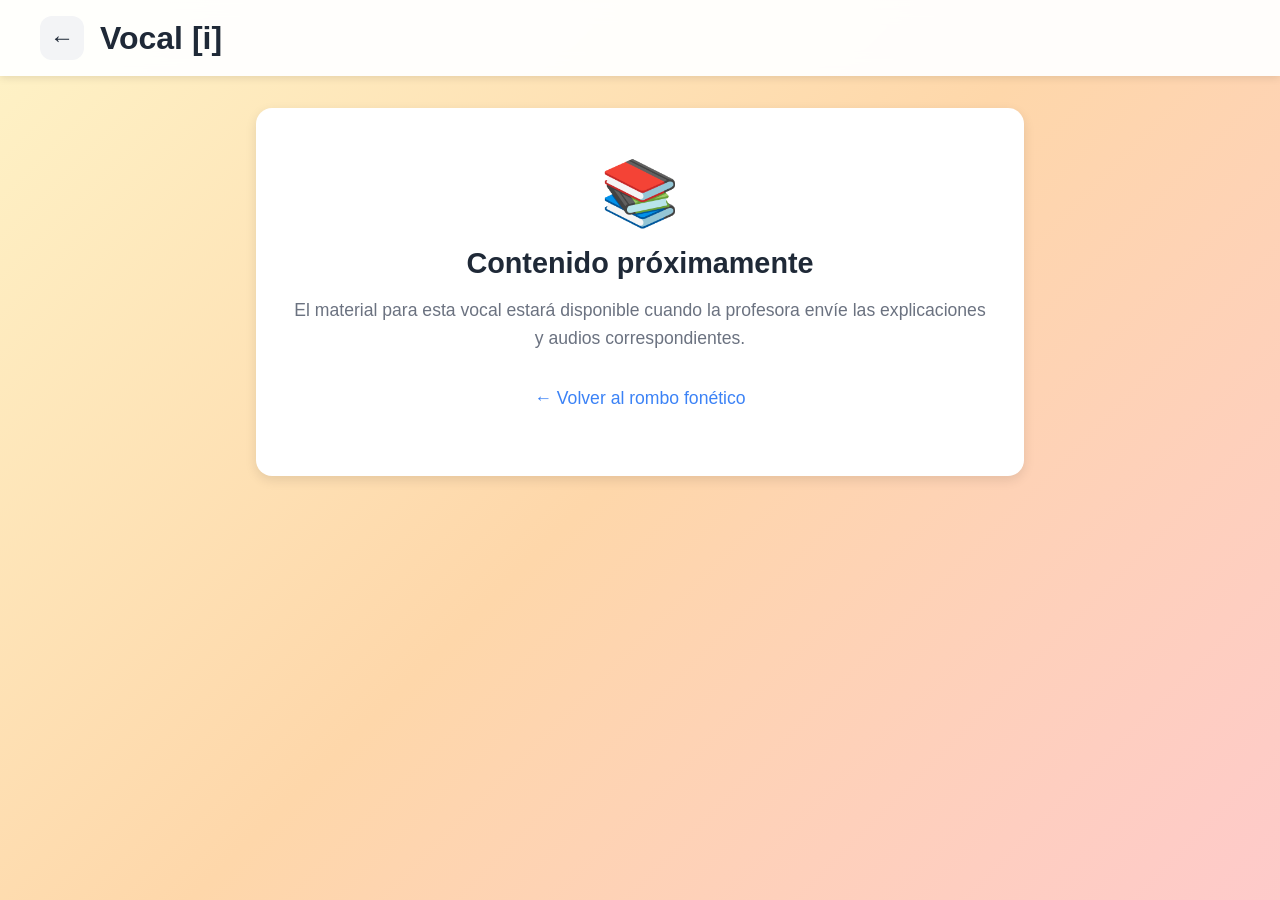
<file: fonetica/vocal-i.html>
<!DOCTYPE html>
<html lang="es">
<head>
    <meta charset="UTF-8">
    <meta name="viewport" content="width=device-width, initial-scale=1.0, maximum-scale=1.0, user-scalable=no">
    <title>Vocal [i] - Las Vocales del Francés</title>
    <style>
        * {
            margin: 0;
            padding: 0;
            box-sizing: border-box;
        }

        body {
            font-family: -apple-system, BlinkMacSystemFont, 'Segoe UI', Roboto, sans-serif;
            background: linear-gradient(135deg, #fef3c7 0%, #fed7aa 50%, #fecaca 100%);
            min-height: 100vh;
        }

        header {
            background: rgba(255, 255, 255, 0.95);
            backdrop-filter: blur(10px);
            box-shadow: 0 2px 8px rgba(0, 0, 0, 0.1);
            padding: 1rem;
            position: sticky;
            top: 0;
        }

        .header-content {
            max-width: 1200px;
            margin: 0 auto;
            display: flex;
            align-items: center;
            gap: 1rem;
        }

        .back-btn {
            background: #f3f4f6;
            border: none;
            border-radius: 12px;
            width: 44px;
            height: 44px;
            display: flex;
            align-items: center;
            justify-content: center;
            cursor: pointer;
            text-decoration: none;
            color: #1f2937;
            font-size: 1.5rem;
        }

        h1 {
            font-size: clamp(1.5rem, 5vw, 2rem);
            color: #1f2937;
        }

        .container {
            max-width: 800px;
            margin: 0 auto;
            padding: 2rem 1rem;
        }

        .placeholder {
            background: white;
            border-radius: 16px;
            box-shadow: 0 4px 12px rgba(0, 0, 0, 0.1);
            padding: 3rem 2rem;
            text-align: center;
        }

        .placeholder h2 {
            font-size: clamp(1.3rem, 4vw, 1.8rem);
            color: #1f2937;
            margin-bottom: 1rem;
        }

        .placeholder p {
            color: #6b7280;
            line-height: 1.6;
            font-size: clamp(0.9rem, 2.5vw, 1.1rem);
            margin-bottom: 1rem;
        }

        .emoji {
            font-size: 4rem;
            margin-bottom: 1rem;
        }
    </style>
</head>
<body>
    <header>
        <div class="header-content">
            <a href="index.html" class="back-btn">←</a>
            <h1>Vocal [i]</h1>
        </div>
    </header>

    <div class="container">
        <div class="placeholder">
            <div class="emoji">📚</div>
            <h2>Contenido próximamente</h2>
            <p>El material para esta vocal estará disponible cuando la profesora envíe las explicaciones y audios correspondientes.</p>
            <p style="margin-top: 2rem;">
                <a href="index.html" style="color: #3b82f6; text-decoration: none; font-weight: 500;">← Volver al rombo fonético</a>
            </p>
        </div>
    </div>
</body>
</html>
</file>
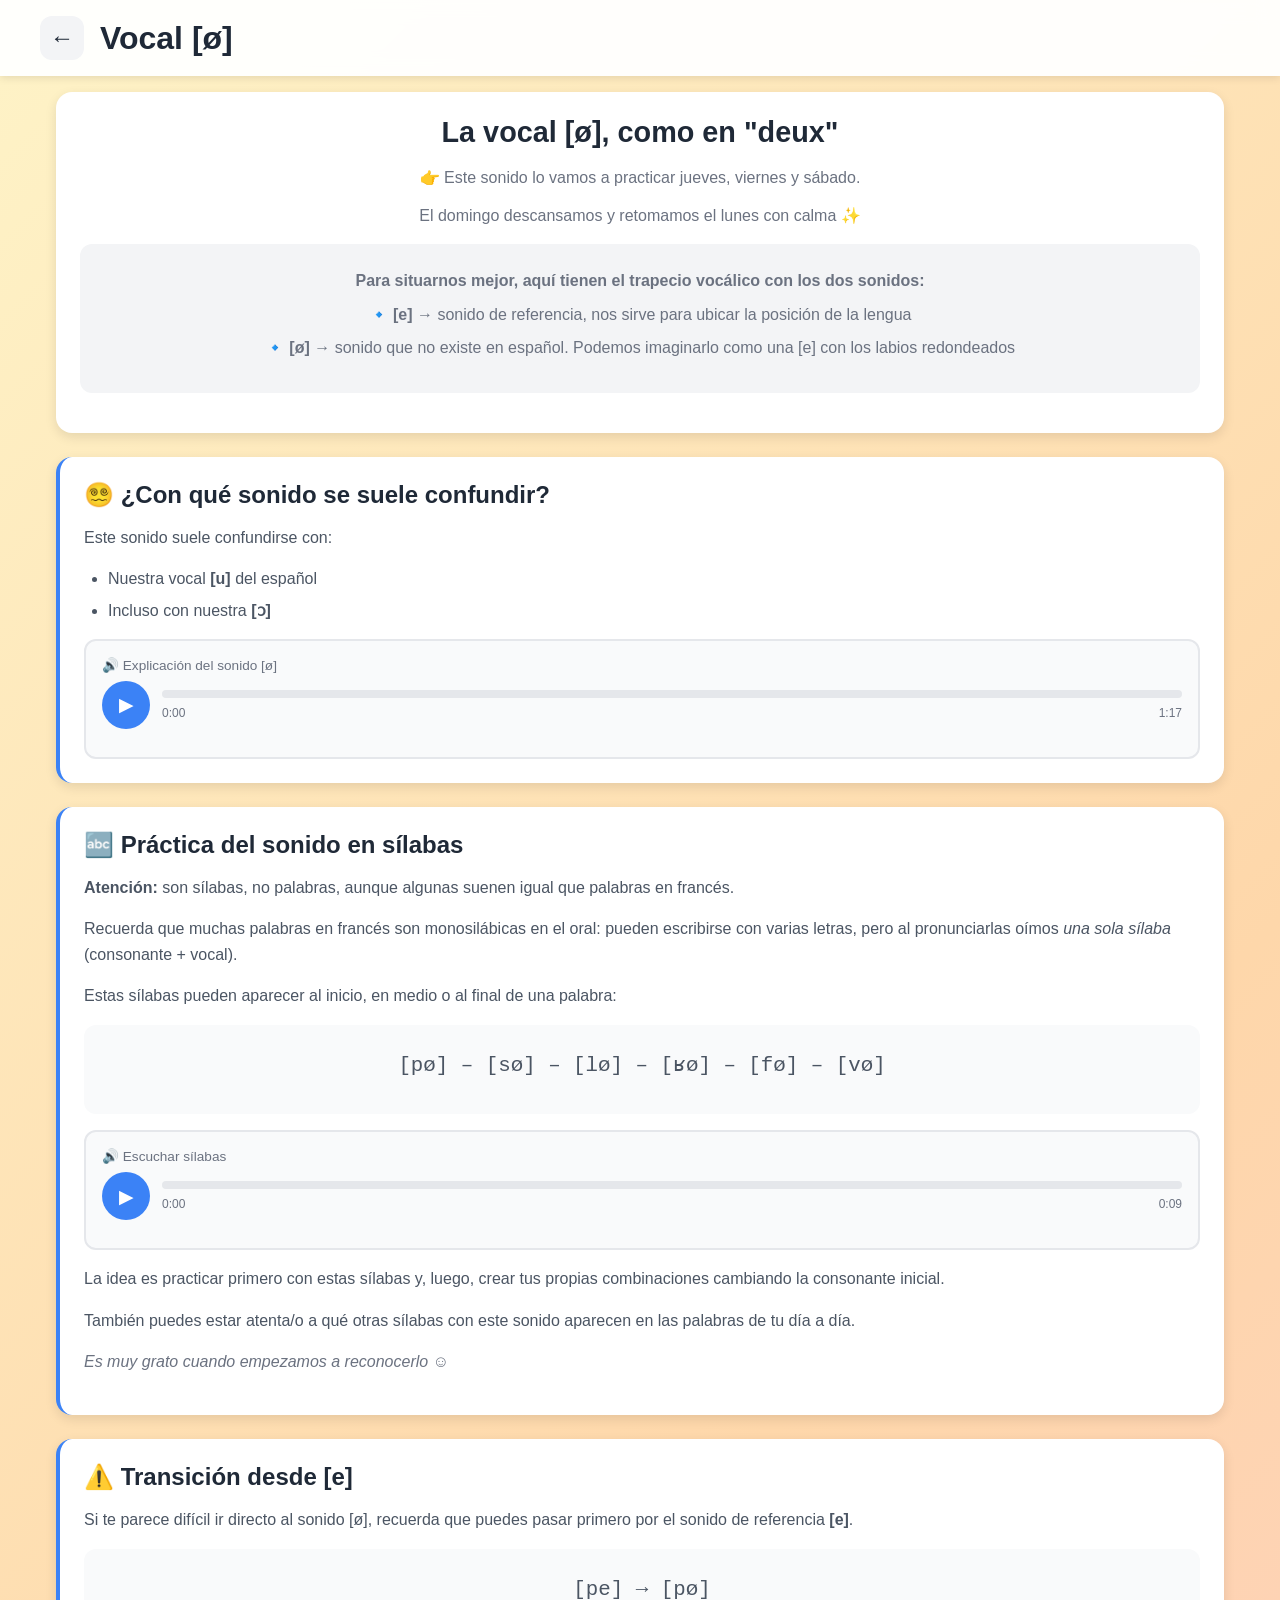
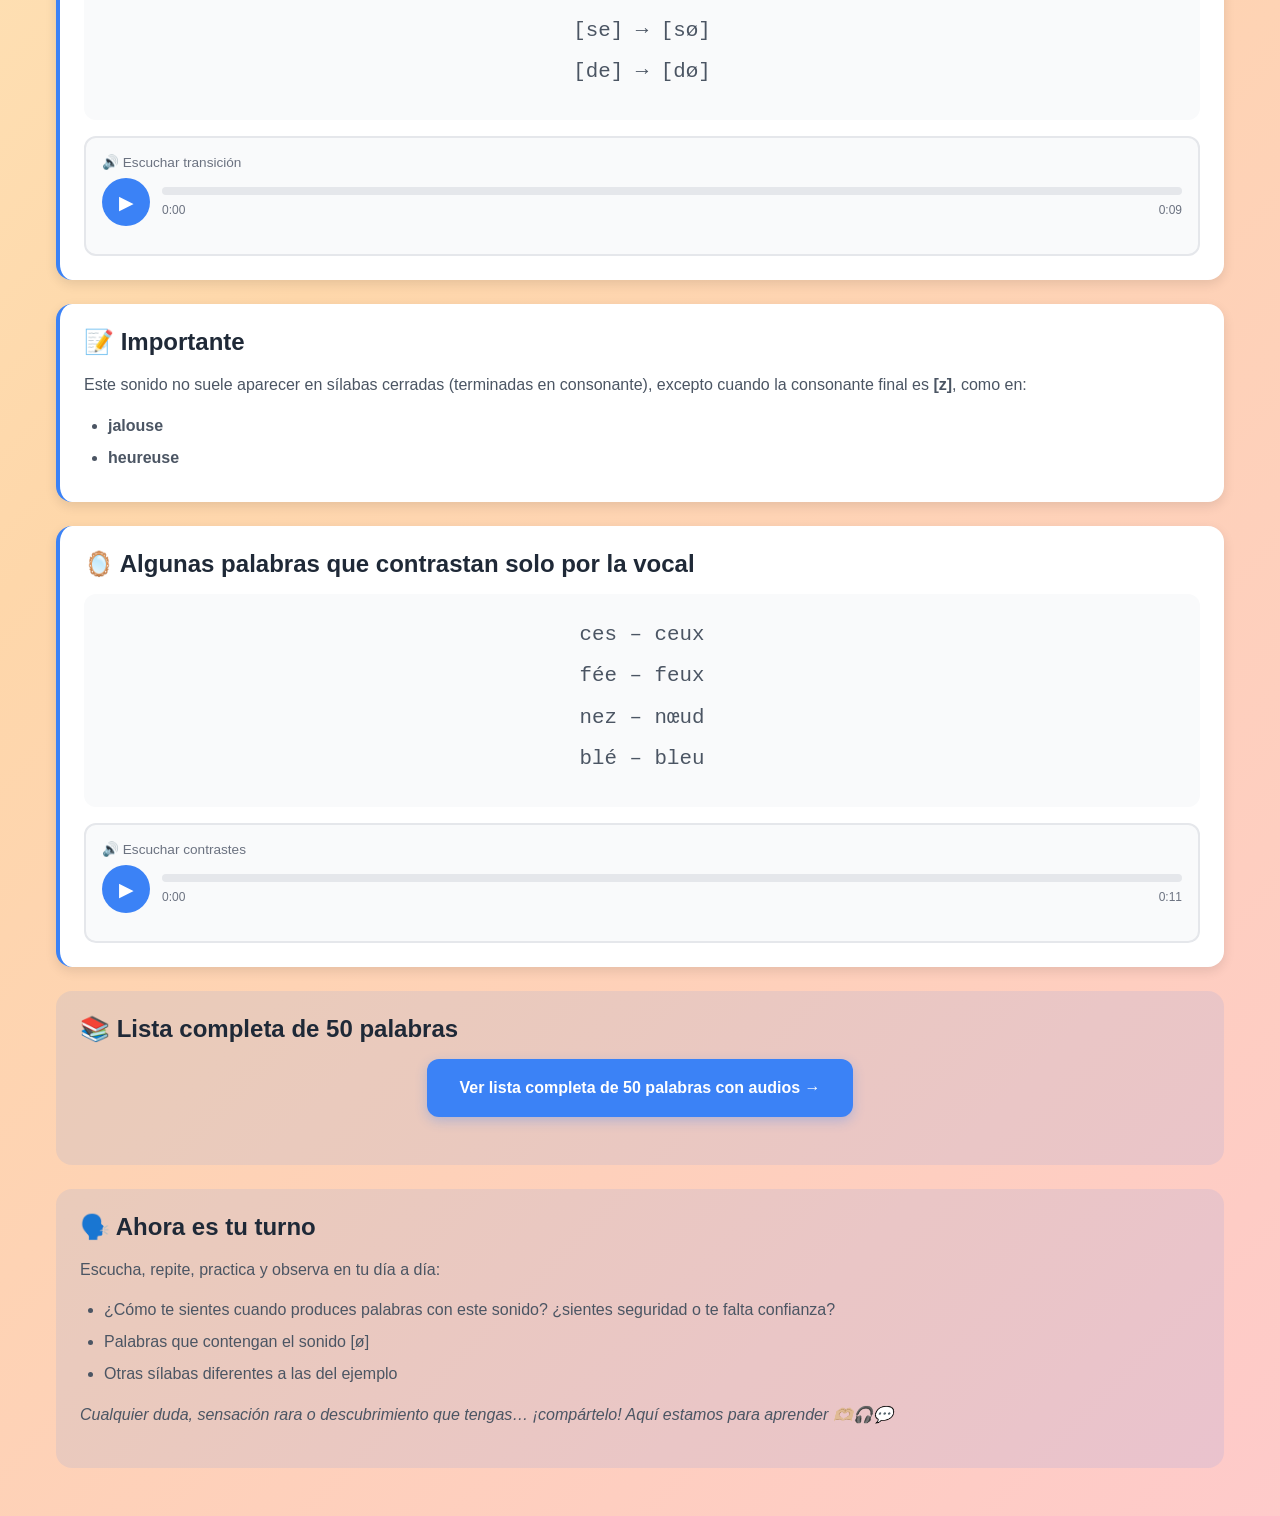
<file: fonetica/vocal-oe.html>
<!DOCTYPE html>
<html lang="es">
<head>
    <meta charset="UTF-8">
    <meta name="viewport" content="width=device-width, initial-scale=1.0, maximum-scale=1.0, user-scalable=no">
    <meta name="apple-mobile-web-app-capable" content="yes">
    <title>Vocal [ø] - Las Vocales del Francés</title>
    <style>
        * {
            margin: 0;
            padding: 0;
            box-sizing: border-box;
            -webkit-tap-highlight-color: transparent;
        }

        body {
            font-family: -apple-system, BlinkMacSystemFont, 'Segoe UI', Roboto, 'Helvetica Neue', Arial, sans-serif;
            background: linear-gradient(135deg, #fef3c7 0%, #fed7aa 50%, #fecaca 100%);
            min-height: 100vh;
            padding-bottom: 2rem;
        }

        header {
            background: rgba(255, 255, 255, 0.95);
            backdrop-filter: blur(10px);
            box-shadow: 0 2px 8px rgba(0, 0, 0, 0.1);
            padding: 1rem;
            position: sticky;
            top: 0;
            z-index: 100;
        }

        .header-content {
            max-width: 1200px;
            margin: 0 auto;
            display: flex;
            align-items: center;
            gap: 1rem;
        }

        .back-btn {
            background: #f3f4f6;
            border: none;
            border-radius: 12px;
            width: 44px;
            height: 44px;
            display: flex;
            align-items: center;
            justify-content: center;
            cursor: pointer;
            transition: all 0.2s;
            text-decoration: none;
            color: #1f2937;
            font-size: 1.5rem;
            flex-shrink: 0;
        }

        .back-btn:active {
            transform: scale(0.95);
            background: #e5e7eb;
        }

        h1 {
            font-size: clamp(1.5rem, 5vw, 2rem);
            color: #1f2937;
        }

        .container {
            max-width: 1200px;
            margin: 0 auto;
            padding: 1rem;
        }

        .intro {
            background: white;
            border-radius: 16px;
            box-shadow: 0 4px 12px rgba(0, 0, 0, 0.1);
            padding: 1.5rem;
            margin-bottom: 1.5rem;
            text-align: center;
        }

        .intro h2 {
            font-size: clamp(1.3rem, 4vw, 1.8rem);
            margin-bottom: 1rem;
            color: #1f2937;
        }

        .intro p {
            color: #6b7280;
            line-height: 1.6;
            font-size: clamp(0.9rem, 2.5vw, 1rem);
            margin-bottom: 0.75rem;
        }

        .highlight-box {
            background: #f3f4f6;
            padding: 1.5rem;
            border-radius: 12px;
            margin: 1rem 0;
        }

        .highlight-box p {
            margin-bottom: 0.5rem;
            font-size: clamp(0.9rem, 2.5vw, 1rem);
        }

        .section {
            background: white;
            border-radius: 16px;
            box-shadow: 0 4px 12px rgba(0, 0, 0, 0.1);
            padding: 1.5rem;
            margin-bottom: 1.5rem;
            border-left: 4px solid #3b82f6;
        }

        .section h3 {
            font-size: clamp(1.2rem, 3.5vw, 1.5rem);
            margin-bottom: 1rem;
            color: #1f2937;
        }

        .section p {
            color: #4b5563;
            line-height: 1.6;
            margin-bottom: 1rem;
            font-size: clamp(0.9rem, 2.5vw, 1rem);
        }

        .section ul {
            margin-left: 1.5rem;
            color: #4b5563;
        }

        .section li {
            margin-bottom: 0.5rem;
            line-height: 1.5;
            font-size: clamp(0.9rem, 2.5vw, 1rem);
        }

        .examples {
            background: #f9fafb;
            padding: 1.5rem;
            border-radius: 12px;
            margin: 1rem 0;
            font-family: 'Courier New', monospace;
        }

        .examples p {
            font-size: clamp(1rem, 3vw, 1.3rem);
            text-align: center;
            margin-bottom: 0.5rem;
            font-weight: 500;
        }

        .audio-player {
            background: #f9fafb;
            border: 2px solid #e5e7eb;
            border-radius: 12px;
            padding: 1rem;
            margin-top: 1rem;
        }

        .audio-controls {
            display: flex;
            align-items: center;
            gap: 0.75rem;
            margin-bottom: 0.75rem;
        }

        .play-btn {
            background: #3b82f6;
            color: white;
            border: none;
            border-radius: 50%;
            width: 48px;
            height: 48px;
            display: flex;
            align-items: center;
            justify-content: center;
            cursor: pointer;
            transition: all 0.2s;
            font-size: 1.2rem;
            flex-shrink: 0;
        }

        .play-btn:active {
            transform: scale(0.95);
        }

        .play-btn.playing {
            background: #ef4444;
        }

        .progress-container {
            flex: 1;
            display: flex;
            flex-direction: column;
            gap: 0.5rem;
        }

        .progress-bar {
            width: 100%;
            height: 8px;
            background: #e5e7eb;
            border-radius: 4px;
            overflow: hidden;
            cursor: pointer;
        }

        .progress-fill {
            height: 100%;
            background: #3b82f6;
            width: 0%;
            transition: width 0.1s;
        }

        .time-display {
            display: flex;
            justify-content: space-between;
            font-size: 0.75rem;
            color: #6b7280;
        }

        .audio-label {
            font-size: 0.85rem;
            color: #6b7280;
            margin-bottom: 0.5rem;
        }

        .practice-box {
            background: rgba(59, 130, 246, 0.1);
            border-radius: 16px;
            padding: 1.5rem;
            margin-top: 1.5rem;
        }

        .practice-box h3 {
            font-size: clamp(1.2rem, 3.5vw, 1.5rem);
            margin-bottom: 1rem;
            color: #1f2937;
        }

        .practice-box p {
            color: #4b5563;
            line-height: 1.6;
            margin-bottom: 1rem;
            font-size: clamp(0.9rem, 2.5vw, 1rem);
        }

        .practice-box ul {
            margin-left: 1.5rem;
            color: #4b5563;
        }

        .practice-box li {
            margin-bottom: 0.5rem;
            line-height: 1.5;
            font-size: clamp(0.9rem, 2.5vw, 1rem);
        }

        .note-box {
            background: #fef3c7;
            border-left: 4px solid #f59e0b;
            padding: 1rem;
            border-radius: 8px;
            margin: 1rem 0;
        }

        .note-box p {
            color: #78350f;
            font-size: clamp(0.85rem, 2.5vw, 0.95rem);
        }
    </style>
</head>
<body>
    <header>
        <div class="header-content">
            <a href="index.html" class="back-btn">←</a>
            <h1>Vocal [ø]</h1>
        </div>
    </header>

    <div class="container">
        <div class="intro">
            <h2>La vocal [ø], como en "deux"</h2>
            <p>👉 Este sonido lo vamos a practicar jueves, viernes y sábado.</p>
            <p>El domingo descansamos y retomamos el lunes con calma ✨</p>
            
            <div class="highlight-box">
                <p><strong>Para situarnos mejor, aquí tienen el trapecio vocálico con los dos sonidos:</strong></p>
                <p>🔹 <strong>[e]</strong> → sonido de referencia, nos sirve para ubicar la posición de la lengua</p>
                <p>🔹 <strong>[ø]</strong> → sonido que no existe en español. Podemos imaginarlo como una [e] con los labios redondeados</p>
            </div>
        </div>

        <div class="section">
            <h3>😵‍💫 ¿Con qué sonido se suele confundir?</h3>
            <p>Este sonido suele confundirse con:</p>
            <ul>
                <li>Nuestra vocal <strong>[u]</strong> del español</li>
                <li>Incluso con nuestra <strong>[ɔ]</strong></li>
            </ul>
            
            <div class="audio-player">
                <div class="audio-label">🔊 Explicación del sonido [ø]</div>
                <div class="audio-controls">
                    <button class="play-btn" onclick="toggleAudio('audio1', this)">▶</button>
                    <div class="progress-container">
                        <div class="progress-bar" onclick="seekAudio('audio1', event)">
                            <div class="progress-fill" id="progress1"></div>
                        </div>
                        <div class="time-display">
                            <span id="current1">0:00</span>
                            <span id="duration1">0:00</span>
                        </div>
                    </div>
                </div>
                <audio id="audio1" src="audios/oe-explicacion.mp3" preload="metadata"></audio>
            </div>
        </div>

        <div class="section">
            <h3>🔤 Práctica del sonido en sílabas</h3>
            <p><strong>Atención:</strong> son sílabas, no palabras, aunque algunas suenen igual que palabras en francés.</p>
            <p>Recuerda que muchas palabras en francés son monosilábicas en el oral: pueden escribirse con varias letras, pero al pronunciarlas oímos <em>una sola sílaba</em> (consonante + vocal).</p>
            <p>Estas sílabas pueden aparecer al inicio, en medio o al final de una palabra:</p>
            
            <div class="examples">
                <p>[pø] – [sø] – [lø] – [ʁø] – [fø] – [vø]</p>
            </div>

            <div class="audio-player">
                <div class="audio-label">🔊 Escuchar sílabas</div>
                <div class="audio-controls">
                    <button class="play-btn" onclick="toggleAudio('audio2', this)">▶</button>
                    <div class="progress-container">
                        <div class="progress-bar" onclick="seekAudio('audio2', event)">
                            <div class="progress-fill" id="progress2"></div>
                        </div>
                        <div class="time-display">
                            <span id="current2">0:00</span>
                            <span id="duration2">0:00</span>
                        </div>
                    </div>
                </div>
                <audio id="audio2" src="audios/oe-silabas.mp3" preload="metadata"></audio>
            </div>

            <p style="margin-top: 1rem;">La idea es practicar primero con estas sílabas y, luego, crear tus propias combinaciones cambiando la consonante inicial.</p>
            <p>También puedes estar atenta/o a qué otras sílabas con este sonido aparecen en las palabras de tu día a día.</p>
            <p style="font-style: italic; color: #6b7280;">Es muy grato cuando empezamos a reconocerlo ☺️</p>
        </div>

        <div class="section">
            <h3>⚠️ Transición desde [e]</h3>
            <p>Si te parece difícil ir directo al sonido [ø], recuerda que puedes pasar primero por el sonido de referencia <strong>[e]</strong>.</p>
            
            <div class="examples">
                <p>[pe] → [pø]</p>
                <p>[se] → [sø]</p>
                <p>[de] → [dø]</p>
            </div>

            <div class="audio-player">
                <div class="audio-label">🔊 Escuchar transición</div>
                <div class="audio-controls">
                    <button class="play-btn" onclick="toggleAudio('audio3', this)">▶</button>
                    <div class="progress-container">
                        <div class="progress-bar" onclick="seekAudio('audio3', event)">
                            <div class="progress-fill" id="progress3"></div>
                        </div>
                        <div class="time-display">
                            <span id="current3">0:00</span>
                            <span id="duration3">0:00</span>
                        </div>
                    </div>
                </div>
                <audio id="audio3" src="audios/oe-transicion.mp3" preload="metadata"></audio>
            </div>
        </div>

        <div class="section">
            <h3>📝 Importante</h3>
            <p>Este sonido no suele aparecer en sílabas cerradas (terminadas en consonante), excepto cuando la consonante final es <strong>[z]</strong>, como en:</p>
            <ul>
                <li><strong>jalouse</strong></li>
                <li><strong>heureuse</strong></li>
            </ul>
        </div>

        <div class="section">
            <h3>🪞 Algunas palabras que contrastan solo por la vocal</h3>
            <div class="examples">
                <p>ces – ceux</p>
                <p>fée – feux</p>
                <p>nez – nœud</p>
                <p>blé – bleu</p>
            </div>

            <div class="audio-player">
                <div class="audio-label">🔊 Escuchar contrastes</div>
                <div class="audio-controls">
                    <button class="play-btn" onclick="toggleAudio('audio4', this)">▶</button>
                    <div class="progress-container">
                        <div class="progress-bar" onclick="seekAudio('audio4', event)">
                            <div class="progress-fill" id="progress4"></div>
                        </div>
                        <div class="time-display">
                            <span id="current4">0:00</span>
                            <span id="duration4">0:00</span>
                        </div>
                    </div>
                </div>
                <audio id="audio4" src="audios/oe-contrastes.mp3" preload="metadata"></audio>
            </div>
        </div>

        <div class="practice-box">
            <h3>📚 Lista completa de 50 palabras</h3>
            <p style="text-align: center; margin-bottom: 1.5rem;">
                <a href="practica-oe.html" style="display: inline-block; background: #3b82f6; color: white; padding: 1rem 2rem; border-radius: 12px; text-decoration: none; font-weight: 600; box-shadow: 0 4px 12px rgba(59, 130, 246, 0.3); transition: all 0.2s;">
                    Ver lista completa de 50 palabras con audios →
                </a>
            </p>
        </div>

        <div class="practice-box">
            <h3>🗣️ Ahora es tu turno</h3>
            <p>Escucha, repite, practica y observa en tu día a día:</p>
            <ul>
                <li>¿Cómo te sientes cuando produces palabras con este sonido? ¿sientes seguridad o te falta confianza?</li>
                <li>Palabras que contengan el sonido [ø]</li>
                <li>Otras sílabas diferentes a las del ejemplo</li>
            </ul>
            <p style="margin-top: 1rem; font-style: italic;">Cualquier duda, sensación rara o descubrimiento que tengas… ¡compártelo! Aquí estamos para aprender 🫶🏼🎧💬</p>
        </div>
    </div>

    <script>
        // Inicializar todos los audios
        document.querySelectorAll('audio').forEach(audio => {
            audio.addEventListener('loadedmetadata', function() {
                const id = this.id.replace('audio', '');
                updateDuration(id, this.duration);
            });

            audio.addEventListener('timeupdate', function() {
                const id = this.id.replace('audio', '');
                updateProgress(id, this.currentTime, this.duration);
            });

            audio.addEventListener('ended', function() {
                const id = this.id.replace('audio', '');
                const btn = document.querySelector(`button[onclick*="${this.id}"]`);
                btn.textContent = '▶';
                btn.classList.remove('playing');
            });
        });

        function toggleAudio(audioId, btn) {
            const audio = document.getElementById(audioId);
            
            // Pausar todos los otros audios
            document.querySelectorAll('audio').forEach(a => {
                if (a.id !== audioId && !a.paused) {
                    a.pause();
                    const otherId = a.id.replace('audio', '');
                    const otherBtn = document.querySelector(`button[onclick*="${a.id}"]`);
                    otherBtn.textContent = '▶';
                    otherBtn.classList.remove('playing');
                }
            });

            if (audio.paused) {
                audio.play();
                btn.textContent = '⏸';
                btn.classList.add('playing');
            } else {
                audio.pause();
                btn.textContent = '▶';
                btn.classList.remove('playing');
            }
        }

        function seekAudio(audioId, event) {
            const audio = document.getElementById(audioId);
            const progressBar = event.currentTarget;
            const clickX = event.offsetX;
            const width = progressBar.offsetWidth;
            const duration = audio.duration;
            audio.currentTime = (clickX / width) * duration;
        }

        function updateProgress(id, current, duration) {
            const progressFill = document.getElementById('progress' + id);
            const currentSpan = document.getElementById('current' + id);
            
            const percentage = (current / duration) * 100;
            progressFill.style.width = percentage + '%';
            currentSpan.textContent = formatTime(current);
        }

        function updateDuration(id, duration) {
            const durationSpan = document.getElementById('duration' + id);
            durationSpan.textContent = formatTime(duration);
        }

        function formatTime(seconds) {
            if (isNaN(seconds)) return '0:00';
            const mins = Math.floor(seconds / 60);
            const secs = Math.floor(seconds % 60);
            return mins + ':' + (secs < 10 ? '0' : '') + secs;
        }
    </script>
</body>
</html>
</file>
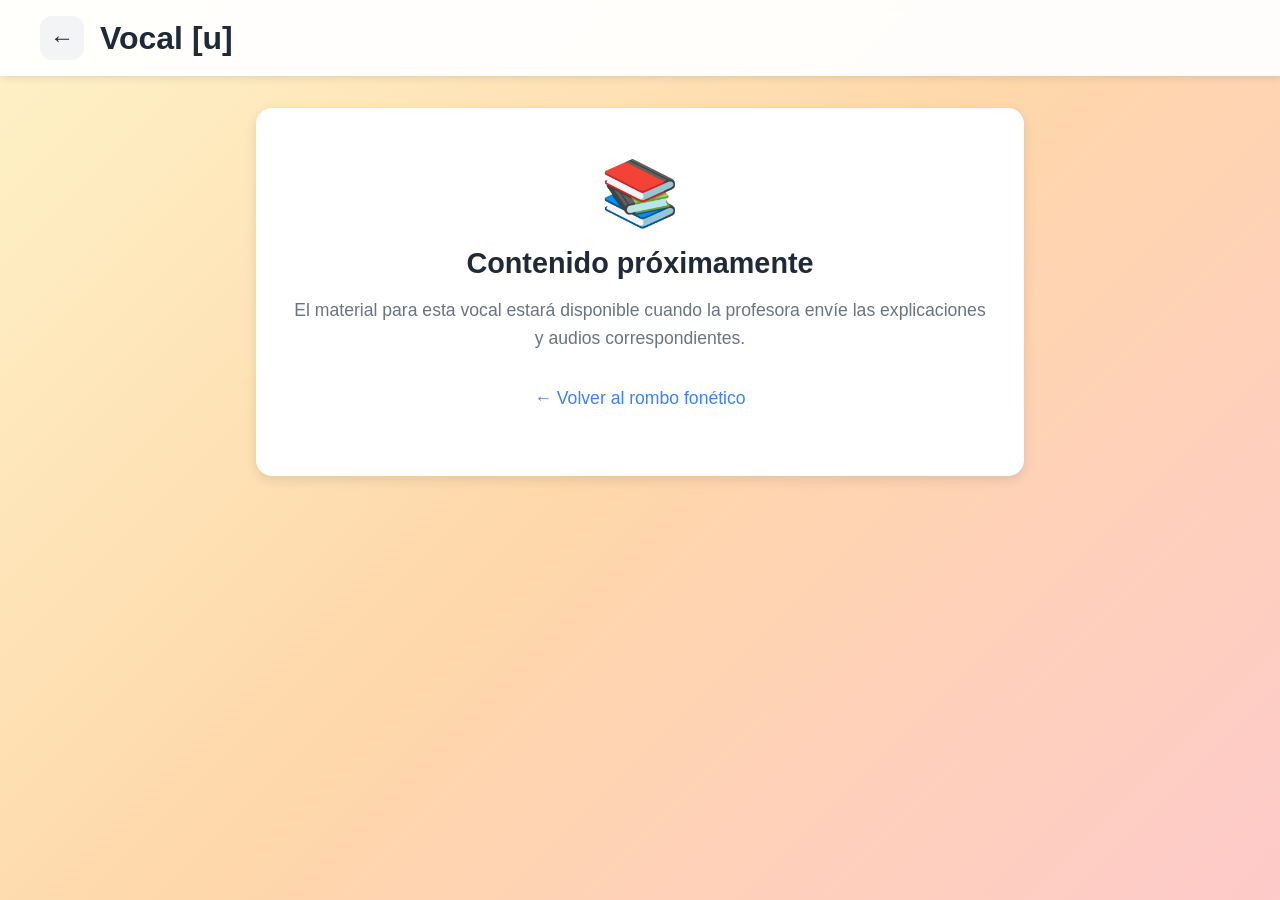
<file: fonetica/vocal-u.html>
<!DOCTYPE html>
<html lang="es">
<head>
    <meta charset="UTF-8">
    <meta name="viewport" content="width=device-width, initial-scale=1.0, maximum-scale=1.0, user-scalable=no">
    <title>Vocal [u] - Las Vocales del Francés</title>
    <style>
        * {
            margin: 0;
            padding: 0;
            box-sizing: border-box;
        }

        body {
            font-family: -apple-system, BlinkMacSystemFont, 'Segoe UI', Roboto, sans-serif;
            background: linear-gradient(135deg, #fef3c7 0%, #fed7aa 50%, #fecaca 100%);
            min-height: 100vh;
        }

        header {
            background: rgba(255, 255, 255, 0.95);
            backdrop-filter: blur(10px);
            box-shadow: 0 2px 8px rgba(0, 0, 0, 0.1);
            padding: 1rem;
            position: sticky;
            top: 0;
        }

        .header-content {
            max-width: 1200px;
            margin: 0 auto;
            display: flex;
            align-items: center;
            gap: 1rem;
        }

        .back-btn {
            background: #f3f4f6;
            border: none;
            border-radius: 12px;
            width: 44px;
            height: 44px;
            display: flex;
            align-items: center;
            justify-content: center;
            cursor: pointer;
            text-decoration: none;
            color: #1f2937;
            font-size: 1.5rem;
        }

        h1 {
            font-size: clamp(1.5rem, 5vw, 2rem);
            color: #1f2937;
        }

        .container {
            max-width: 800px;
            margin: 0 auto;
            padding: 2rem 1rem;
        }

        .placeholder {
            background: white;
            border-radius: 16px;
            box-shadow: 0 4px 12px rgba(0, 0, 0, 0.1);
            padding: 3rem 2rem;
            text-align: center;
        }

        .placeholder h2 {
            font-size: clamp(1.3rem, 4vw, 1.8rem);
            color: #1f2937;
            margin-bottom: 1rem;
        }

        .placeholder p {
            color: #6b7280;
            line-height: 1.6;
            font-size: clamp(0.9rem, 2.5vw, 1.1rem);
            margin-bottom: 1rem;
        }

        .emoji {
            font-size: 4rem;
            margin-bottom: 1rem;
        }
    </style>
</head>
<body>
    <header>
        <div class="header-content">
            <a href="index.html" class="back-btn">←</a>
            <h1>Vocal [u]</h1>
        </div>
    </header>

    <div class="container">
        <div class="placeholder">
            <div class="emoji">📚</div>
            <h2>Contenido próximamente</h2>
            <p>El material para esta vocal estará disponible cuando la profesora envíe las explicaciones y audios correspondientes.</p>
            <p style="margin-top: 2rem;">
                <a href="index.html" style="color: #3b82f6; text-decoration: none; font-weight: 500;">← Volver al rombo fonético</a>
            </p>
        </div>
    </div>
</body>
</html>
</file>
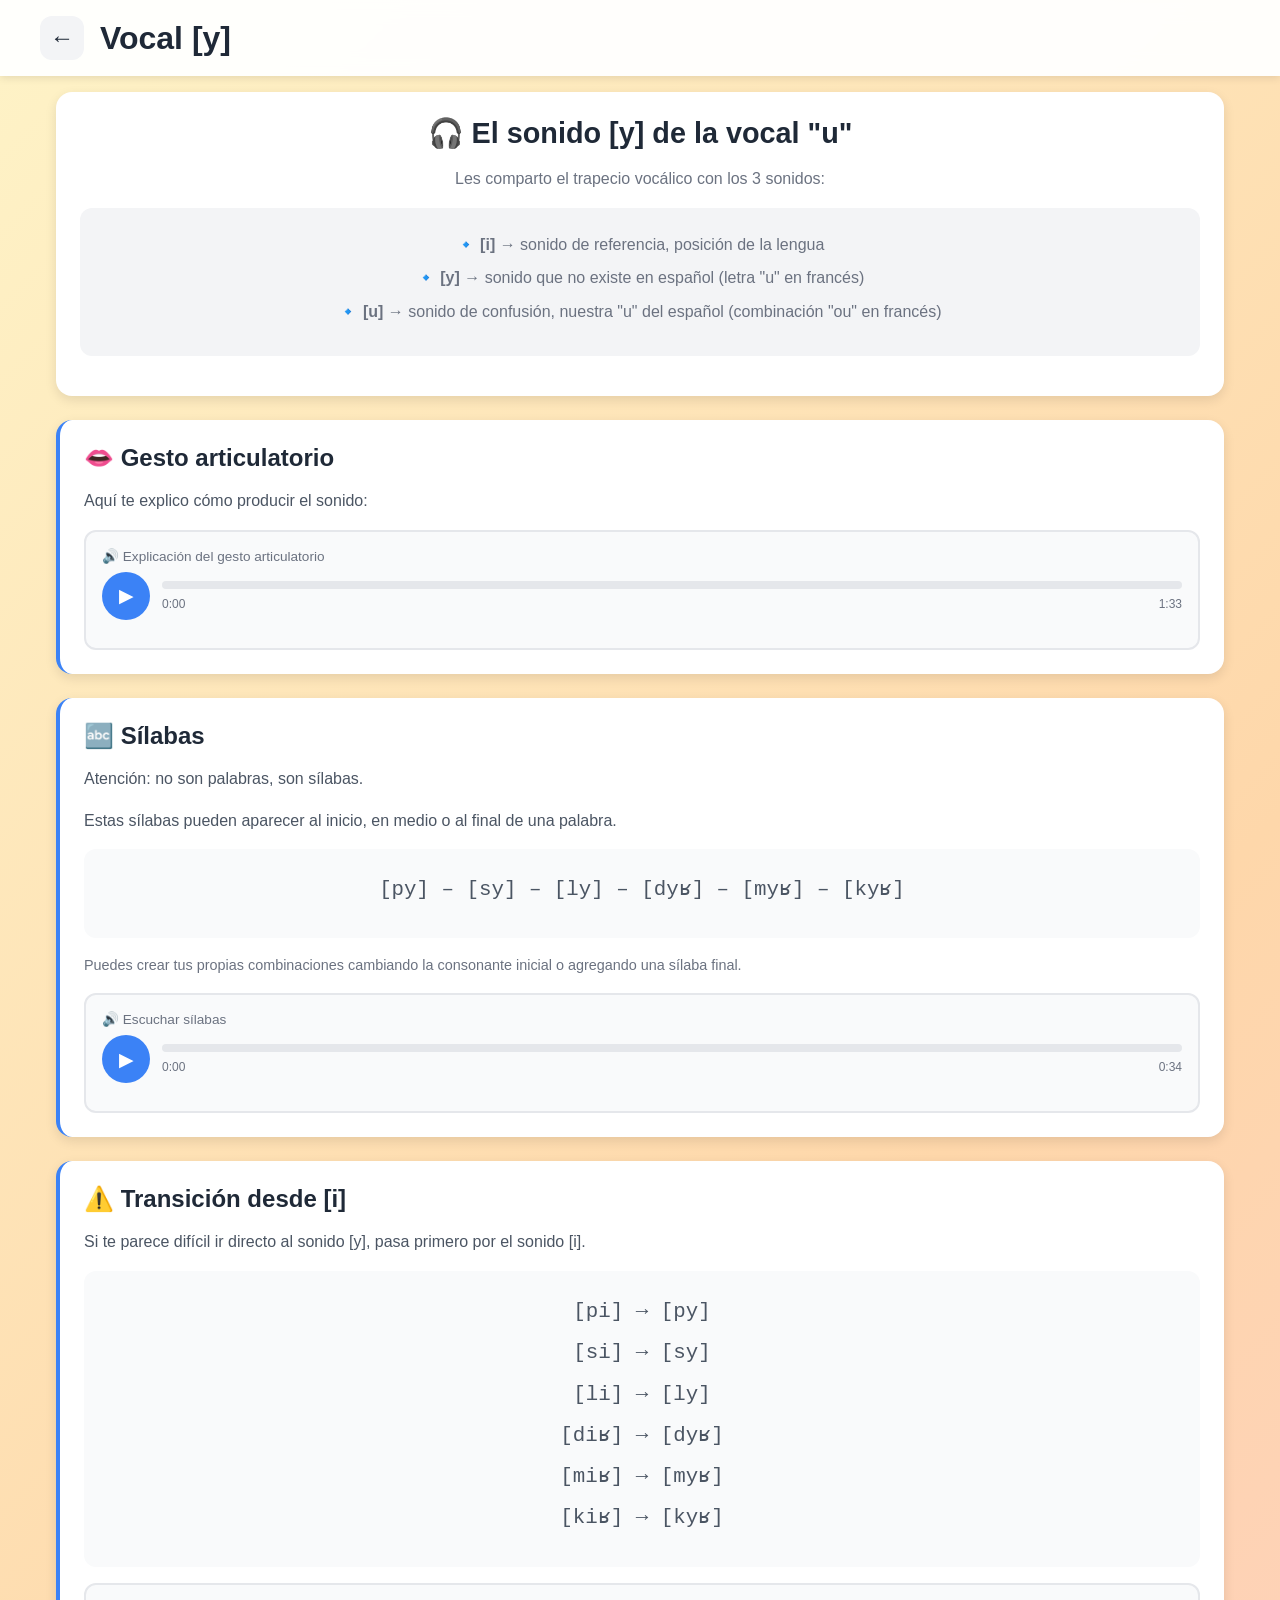
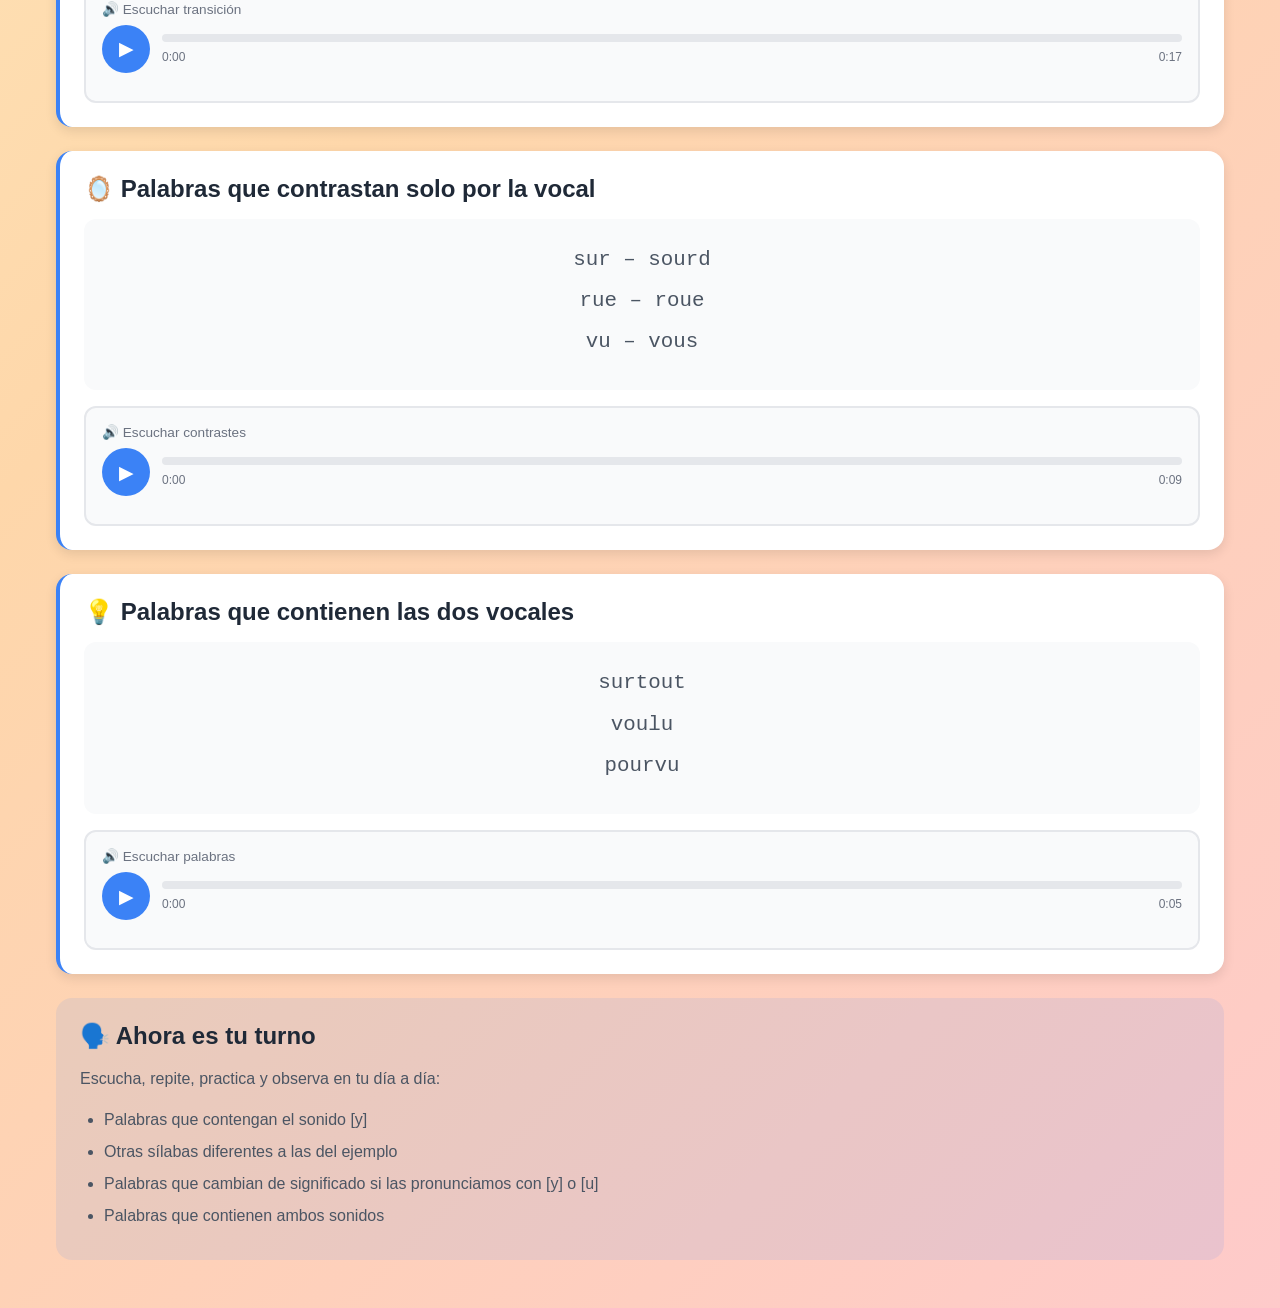
<file: fonetica/vocal-y.html>
<!DOCTYPE html>
<html lang="es">
<head>
    <meta charset="UTF-8">
    <meta name="viewport" content="width=device-width, initial-scale=1.0, maximum-scale=1.0, user-scalable=no">
    <meta name="apple-mobile-web-app-capable" content="yes">
    <title>Vocal [y] - Las Vocales del Francés</title>
    <style>
        * {
            margin: 0;
            padding: 0;
            box-sizing: border-box;
            -webkit-tap-highlight-color: transparent;
        }

        body {
            font-family: -apple-system, BlinkMacSystemFont, 'Segoe UI', Roboto, 'Helvetica Neue', Arial, sans-serif;
            background: linear-gradient(135deg, #fef3c7 0%, #fed7aa 50%, #fecaca 100%);
            min-height: 100vh;
            padding-bottom: 2rem;
        }

        header {
            background: rgba(255, 255, 255, 0.95);
            backdrop-filter: blur(10px);
            box-shadow: 0 2px 8px rgba(0, 0, 0, 0.1);
            padding: 1rem;
            position: sticky;
            top: 0;
            z-index: 100;
        }

        .header-content {
            max-width: 1200px;
            margin: 0 auto;
            display: flex;
            align-items: center;
            gap: 1rem;
        }

        .back-btn {
            background: #f3f4f6;
            border: none;
            border-radius: 12px;
            width: 44px;
            height: 44px;
            display: flex;
            align-items: center;
            justify-content: center;
            cursor: pointer;
            transition: all 0.2s;
            text-decoration: none;
            color: #1f2937;
            font-size: 1.5rem;
            flex-shrink: 0;
        }

        .back-btn:active {
            transform: scale(0.95);
            background: #e5e7eb;
        }

        h1 {
            font-size: clamp(1.5rem, 5vw, 2rem);
            color: #1f2937;
        }

        .container {
            max-width: 1200px;
            margin: 0 auto;
            padding: 1rem;
        }

        .intro {
            background: white;
            border-radius: 16px;
            box-shadow: 0 4px 12px rgba(0, 0, 0, 0.1);
            padding: 1.5rem;
            margin-bottom: 1.5rem;
            text-align: center;
        }

        .intro h2 {
            font-size: clamp(1.3rem, 4vw, 1.8rem);
            margin-bottom: 1rem;
            color: #1f2937;
        }

        .intro p {
            color: #6b7280;
            line-height: 1.6;
            font-size: clamp(0.9rem, 2.5vw, 1rem);
        }

        .highlight-box {
            background: #f3f4f6;
            padding: 1.5rem;
            border-radius: 12px;
            margin: 1rem 0;
        }

        .highlight-box p {
            margin-bottom: 0.5rem;
            font-size: clamp(0.9rem, 2.5vw, 1rem);
        }

        .section {
            background: white;
            border-radius: 16px;
            box-shadow: 0 4px 12px rgba(0, 0, 0, 0.1);
            padding: 1.5rem;
            margin-bottom: 1.5rem;
            border-left: 4px solid #3b82f6;
        }

        .section h3 {
            font-size: clamp(1.2rem, 3.5vw, 1.5rem);
            margin-bottom: 1rem;
            color: #1f2937;
        }

        .section p {
            color: #4b5563;
            line-height: 1.6;
            margin-bottom: 1rem;
            font-size: clamp(0.9rem, 2.5vw, 1rem);
        }

        .examples {
            background: #f9fafb;
            padding: 1.5rem;
            border-radius: 12px;
            margin: 1rem 0;
            font-family: 'Courier New', monospace;
        }

        .examples p {
            font-size: clamp(1rem, 3vw, 1.3rem);
            text-align: center;
            margin-bottom: 0.5rem;
            font-weight: 500;
        }

        /* Reproductor de audio personalizado */
        .audio-player {
            background: #f9fafb;
            border: 2px solid #e5e7eb;
            border-radius: 12px;
            padding: 1rem;
            margin-top: 1rem;
        }

        .audio-controls {
            display: flex;
            align-items: center;
            gap: 0.75rem;
            margin-bottom: 0.75rem;
        }

        .play-btn {
            background: #3b82f6;
            color: white;
            border: none;
            border-radius: 50%;
            width: 48px;
            height: 48px;
            display: flex;
            align-items: center;
            justify-content: center;
            cursor: pointer;
            transition: all 0.2s;
            font-size: 1.2rem;
            flex-shrink: 0;
        }

        .play-btn:active {
            transform: scale(0.95);
        }

        .play-btn.playing {
            background: #ef4444;
        }

        .progress-container {
            flex: 1;
            display: flex;
            flex-direction: column;
            gap: 0.5rem;
        }

        .progress-bar {
            width: 100%;
            height: 8px;
            background: #e5e7eb;
            border-radius: 4px;
            overflow: hidden;
            cursor: pointer;
        }

        .progress-fill {
            height: 100%;
            background: #3b82f6;
            width: 0%;
            transition: width 0.1s;
        }

        .time-display {
            display: flex;
            justify-content: space-between;
            font-size: 0.75rem;
            color: #6b7280;
        }

        .audio-label {
            font-size: 0.85rem;
            color: #6b7280;
            margin-bottom: 0.5rem;
        }

        .practice-box {
            background: rgba(59, 130, 246, 0.1);
            border-radius: 16px;
            padding: 1.5rem;
            margin-top: 1.5rem;
        }

        .practice-box h3 {
            font-size: clamp(1.2rem, 3.5vw, 1.5rem);
            margin-bottom: 1rem;
            color: #1f2937;
        }

        .practice-box p {
            color: #4b5563;
            line-height: 1.6;
            margin-bottom: 1rem;
            font-size: clamp(0.9rem, 2.5vw, 1rem);
        }

        .practice-box ul {
            margin-left: 1.5rem;
            color: #4b5563;
        }

        .practice-box li {
            margin-bottom: 0.5rem;
            line-height: 1.5;
            font-size: clamp(0.9rem, 2.5vw, 1rem);
        }
    </style>
</head>
<body>
    <header>
        <div class="header-content">
            <a href="index.html" class="back-btn">←</a>
            <h1>Vocal [y]</h1>
        </div>
    </header>

    <div class="container">
        <div class="intro">
            <h2>🎧 El sonido [y] de la vocal "u"</h2>
            <p>Les comparto el trapecio vocálico con los 3 sonidos:</p>
            <div class="highlight-box">
                <p>🔹 <strong>[i]</strong> → sonido de referencia, posición de la lengua</p>
                <p>🔹 <strong>[y]</strong> → sonido que no existe en español (letra "u" en francés)</p>
                <p>🔹 <strong>[u]</strong> → sonido de confusión, nuestra "u" del español (combinación "ou" en francés)</p>
            </div>
        </div>

        <div class="section">
            <h3>👄 Gesto articulatorio</h3>
            <p>Aquí te explico cómo producir el sonido:</p>
            
            <div class="audio-player">
                <div class="audio-label">🔊 Explicación del gesto articulatorio</div>
                <div class="audio-controls">
                    <button class="play-btn" onclick="toggleAudio('audio1', this)">▶</button>
                    <div class="progress-container">
                        <div class="progress-bar" onclick="seekAudio('audio1', event)">
                            <div class="progress-fill" id="progress1"></div>
                        </div>
                        <div class="time-display">
                            <span id="current1">0:00</span>
                            <span id="duration1">0:00</span>
                        </div>
                    </div>
                </div>
                <audio id="audio1" src="audios/gesto-articulatorio.mp3" preload="metadata"></audio>
            </div>
        </div>

        <div class="section">
            <h3>🔤 Sílabas</h3>
            <p>Atención: no son palabras, son sílabas.</p>
            <p>Estas sílabas pueden aparecer al inicio, en medio o al final de una palabra.</p>
            <div class="examples">
                <p>[py] – [sy] – [ly] – [dyʁ] – [myʁ] – [kyʁ]</p>
            </div>
            <p style="font-size: 0.9rem; color: #6b7280;">Puedes crear tus propias combinaciones cambiando la consonante inicial o agregando una sílaba final.</p>
            
            <div class="audio-player">
                <div class="audio-label">🔊 Escuchar sílabas</div>
                <div class="audio-controls">
                    <button class="play-btn" onclick="toggleAudio('audio2', this)">▶</button>
                    <div class="progress-container">
                        <div class="progress-bar" onclick="seekAudio('audio2', event)">
                            <div class="progress-fill" id="progress2"></div>
                        </div>
                        <div class="time-display">
                            <span id="current2">0:00</span>
                            <span id="duration2">0:00</span>
                        </div>
                    </div>
                </div>
                <audio id="audio2" src="audios/silabas.mp3" preload="metadata"></audio>
            </div>
        </div>

        <div class="section">
            <h3>⚠️ Transición desde [i]</h3>
            <p>Si te parece difícil ir directo al sonido [y], pasa primero por el sonido [i].</p>
            <div class="examples">
                <p>[pi] → [py]</p>
                <p>[si] → [sy]</p>
                <p>[li] → [ly]</p>
                <p>[diʁ] → [dyʁ]</p>
                <p>[miʁ] → [myʁ]</p>
                <p>[kiʁ] → [kyʁ]</p>
            </div>
            
            <div class="audio-player">
                <div class="audio-label">🔊 Escuchar transición</div>
                <div class="audio-controls">
                    <button class="play-btn" onclick="toggleAudio('audio3', this)">▶</button>
                    <div class="progress-container">
                        <div class="progress-bar" onclick="seekAudio('audio3', event)">
                            <div class="progress-fill" id="progress3"></div>
                        </div>
                        <div class="time-display">
                            <span id="current3">0:00</span>
                            <span id="duration3">0:00</span>
                        </div>
                    </div>
                </div>
                <audio id="audio3" src="audios/transicion.mp3" preload="metadata"></audio>
            </div>
        </div>

        <div class="section">
            <h3>🪞 Palabras que contrastan solo por la vocal</h3>
            <div class="examples">
                <p>sur – sourd</p>
                <p>rue – roue</p>
                <p>vu – vous</p>
            </div>
            
            <div class="audio-player">
                <div class="audio-label">🔊 Escuchar contrastes</div>
                <div class="audio-controls">
                    <button class="play-btn" onclick="toggleAudio('audio4', this)">▶</button>
                    <div class="progress-container">
                        <div class="progress-bar" onclick="seekAudio('audio4', event)">
                            <div class="progress-fill" id="progress4"></div>
                        </div>
                        <div class="time-display">
                            <span id="current4">0:00</span>
                            <span id="duration4">0:00</span>
                        </div>
                    </div>
                </div>
                <audio id="audio4" src="audios/contrastes.mp3" preload="metadata"></audio>
            </div>
        </div>

        <div class="section">
            <h3>💡 Palabras que contienen las dos vocales</h3>
            <div class="examples">
                <p>surtout</p>
                <p>voulu</p>
                <p>pourvu</p>
            </div>
            
            <div class="audio-player">
                <div class="audio-label">🔊 Escuchar palabras</div>
                <div class="audio-controls">
                    <button class="play-btn" onclick="toggleAudio('audio5', this)">▶</button>
                    <div class="progress-container">
                        <div class="progress-bar" onclick="seekAudio('audio5', event)">
                            <div class="progress-fill" id="progress5"></div>
                        </div>
                        <div class="time-display">
                            <span id="current5">0:00</span>
                            <span id="duration5">0:00</span>
                        </div>
                    </div>
                </div>
                <audio id="audio5" src="audios/palabras-dobles.mp3" preload="metadata"></audio>
            </div>
        </div>

        <div class="practice-box">
            <h3>🗣️ Ahora es tu turno</h3>
            <p>Escucha, repite, practica y observa en tu día a día:</p>
            <ul>
                <li>Palabras que contengan el sonido [y]</li>
                <li>Otras sílabas diferentes a las del ejemplo</li>
                <li>Palabras que cambian de significado si las pronunciamos con [y] o [u]</li>
                <li>Palabras que contienen ambos sonidos</li>
            </ul>
        </div>
    </div>

    <script>
        // Inicializar todos los audios
        document.querySelectorAll('audio').forEach(audio => {
            audio.addEventListener('loadedmetadata', function() {
                const id = this.id.replace('audio', '');
                updateDuration(id, this.duration);
            });

            audio.addEventListener('timeupdate', function() {
                const id = this.id.replace('audio', '');
                updateProgress(id, this.currentTime, this.duration);
            });

            audio.addEventListener('ended', function() {
                const id = this.id.replace('audio', '');
                const btn = document.querySelector(`button[onclick*="${this.id}"]`);
                btn.textContent = '▶';
                btn.classList.remove('playing');
            });
        });

        function toggleAudio(audioId, btn) {
            const audio = document.getElementById(audioId);
            
            // Pausar todos los otros audios
            document.querySelectorAll('audio').forEach(a => {
                if (a.id !== audioId && !a.paused) {
                    a.pause();
                    const otherId = a.id.replace('audio', '');
                    const otherBtn = document.querySelector(`button[onclick*="${a.id}"]`);
                    otherBtn.textContent = '▶';
                    otherBtn.classList.remove('playing');
                }
            });

            if (audio.paused) {
                audio.play();
                btn.textContent = '⏸';
                btn.classList.add('playing');
            } else {
                audio.pause();
                btn.textContent = '▶';
                btn.classList.remove('playing');
            }
        }

        function seekAudio(audioId, event) {
            const audio = document.getElementById(audioId);
            const progressBar = event.currentTarget;
            const clickX = event.offsetX;
            const width = progressBar.offsetWidth;
            const duration = audio.duration;
            audio.currentTime = (clickX / width) * duration;
        }

        function updateProgress(id, current, duration) {
            const progressFill = document.getElementById('progress' + id);
            const currentSpan = document.getElementById('current' + id);
            
            const percentage = (current / duration) * 100;
            progressFill.style.width = percentage + '%';
            currentSpan.textContent = formatTime(current);
        }

        function updateDuration(id, duration) {
            const durationSpan = document.getElementById('duration' + id);
            durationSpan.textContent = formatTime(duration);
        }

        function formatTime(seconds) {
            if (isNaN(seconds)) return '0:00';
            const mins = Math.floor(seconds / 60);
            const secs = Math.floor(seconds % 60);
            return mins + ':' + (secs < 10 ? '0' : '') + secs;
        }
    </script>
</body>
</html>
</file>
<file: styles.css>
/* Estilo: Portal editorial francés — tinta azul profundo, coquelicot y papel cálido; mosaicos claros con etiquetas explícitas. */
:root { --ink:#142f47; --paper:#f6f0e5; --line:#d9cab8; --red:#d94b3d; --blue:#45718a; --warm:#ebe0d0; }
* { box-sizing:border-box; }
body { min-width:320px; margin:0; background:var(--paper); color:var(--ink); font-family:Arial,Helvetica,sans-serif; }
.shell { width:min(1180px,100%); margin:0 auto; padding:clamp(24px,5vw,70px) clamp(20px,4vw,58px) 30px; }
.masthead { min-height:300px; padding:clamp(30px,6vw,74px) 0 40px; border-bottom:4px solid var(--red); background:repeating-linear-gradient(0deg,transparent 0,transparent 34px,rgba(20,47,71,.045) 35px); }
.eyebrow { margin:0 0 13px; color:var(--red); font-size:.69rem; font-weight:800; letter-spacing:.19em; text-transform:uppercase; }
h1,h2,strong { font-family:Georgia,"Times New Roman",serif; }
h1 { max-width:800px; margin:0; font-size:clamp(2.45rem,7vw,5.6rem); line-height:.95; letter-spacing:-.055em; }
h1 em { color:var(--red); font-weight:400; }
.intro { max-width:505px; margin:28px 0 0; color:#526b7d; font-size:1.03rem; line-height:1.65; }
.projects { padding:52px 0 46px; }.section-heading { display:flex; justify-content:space-between; align-items:end; gap:20px; margin-bottom:22px; }.section-heading .eyebrow { margin:0; }.section-heading h2 { margin:0; font-size:clamp(1.8rem,4vw,2.7rem); }
.tiles { display:grid; grid-template-columns:repeat(auto-fit,minmax(280px,1fr)); gap:18px; }.tile { display:flex; min-height:370px; flex-direction:column; border:1px solid var(--line); padding:25px; text-decoration:none; transition:transform .18s ease-out,box-shadow .18s ease-out; }.tile:hover { transform:translateY(-5px); box-shadow:0 15px 35px rgba(20,47,71,.14); }.oral { background:#fbf7ef; }.lab { background:var(--ink); color:#fff9ef; }.phonetics { background:#dbe8e6; }.vocabulary { background:#e9dfc8; }.tile-index { color:var(--red); font:700 .78rem/1 Arial,sans-serif; letter-spacing:.12em; }.tile-type { margin-top:34px; color:#5c7180; font-size:.68rem; font-weight:800; letter-spacing:.14em; text-transform:uppercase; }.lab .tile-type { color:#bdcbd2; }.phonetics .tile-type { color:#35616a; }.vocabulary .tile-type { color:#765d35; }.tile strong { max-width:400px; margin-top:10px; font-size:clamp(2rem,4vw,3.2rem); line-height:.98; letter-spacing:-.04em; }.tile-copy { max-width:360px; margin-top:22px; color:#536b7b; font-size:.94rem; line-height:1.55; }.lab .tile-copy { color:#d7e2e7; }.phonetics .tile-copy { color:#3e6570; }.vocabulary .tile-copy { color:#705e42; }.tile-link { margin-top:auto; padding-top:30px; color:var(--red); font-size:.83rem; font-weight:800; }.tile-link b { margin-left:8px; font-size:1.15rem; } footer { display:flex; justify-content:space-between; gap:20px; border-top:1px solid var(--line); padding-top:18px; color:#667987; font-size:.76rem; }
@media (max-width:650px) { .masthead { min-height:0; }.tiles { grid-template-columns:1fr; }.tile { min-height:315px; }.section-heading { align-items:start; flex-direction:column; }.tile-type { margin-top:22px; } footer { flex-direction:column; gap:6px; } }
</file>
<file: avance/styles.css>
/* Layout: one-column phone app, two tabs (Hoy / Progreso). Dark navy surfaces with a single yellow accent, matching the user's own app. */
:root {
  --bg: #0b1624;
  --surface: #132438;
  --surface2: #1b3249;
  --line: #28445f;
  --fg: #eaf1f8;
  --muted: #8fa6bd;
  --accent: #ffcf48;
  --on-accent: #1b1500;
  --good: #4fd1a0;
  --warn: #f0a45a;
  --bad: #ef7b7b;
  --track: #1f3a52;
  --font-ui: 'Figtree', system-ui, -apple-system, 'Segoe UI', sans-serif;
  --font-num: 'Bricolage Grotesque', 'Figtree', system-ui, sans-serif;
  color-scheme: dark;
}
@media (prefers-color-scheme: light) {
  :root:not([data-theme="dark"]) {
    --bg: #eef3f8; --surface: #ffffff; --surface2: #e3ebf3; --line: #c9d6e3;
    --fg: #12263a; --muted: #566d84; --accent: #ffc933; --on-accent: #1b1500;
    --good: #0d7a57; --warn: #a85d0c; --bad: #b83a3a; --track: #d9e3ee;
    color-scheme: light;
  }
}
:root[data-theme="light"] {
  --bg: #eef3f8; --surface: #ffffff; --surface2: #e3ebf3; --line: #c9d6e3;
  --fg: #12263a; --muted: #566d84; --accent: #ffc933; --on-accent: #1b1500;
  --good: #0d7a57; --warn: #a85d0c; --bad: #b83a3a; --track: #d9e3ee;
  color-scheme: light;
}

* { box-sizing: border-box; }
body {
  background: var(--bg);
  color: var(--fg);
  font: 15px/1.45 var(--font-ui);
  padding-block: 18px 110px;
  padding-left: max(16px, env(safe-area-inset-left, 0px));
  padding-right: max(16px, env(safe-area-inset-right, 0px));
}
button, input, textarea { font: inherit; color: inherit; }
button { cursor: pointer; }
:focus-visible { outline: 2px solid var(--accent); outline-offset: 2px; }
.app { max-width: 520px; margin: 0 auto; display: flex; flex-direction: column; gap: 18px; }

/* date bar */
.datebar { display: grid; grid-template-columns: 56px minmax(0, 1fr) 56px; gap: 10px; }
.datebar button {
  height: 56px; border: 0; border-radius: 16px; background: var(--surface);
  font-size: 22px; font-weight: 600;
}
.datebar button:disabled { opacity: .35; cursor: default; }
.datebar .when { font-size: 17px; font-weight: 600; padding: 0 8px; }
.datebar .when small { display: block; font-size: 12px; color: var(--muted); font-weight: 500; }

/* summary */
.summary { display: flex; flex-direction: column; gap: 10px; }
.big { font: 700 15px/1.2 var(--font-num); color: var(--muted); }
.big b { font-size: 44px; color: var(--fg); letter-spacing: -.02em; font-variant-numeric: tabular-nums; }
.big .msg { display: block; font-size: 26px; color: var(--fg); }
.bar { height: 10px; border-radius: 999px; background: var(--track); overflow: hidden; }
.bar > i { display: block; height: 100%; background: var(--accent); border-radius: 999px; transition: width .25s; }
.chips { display: flex; flex-wrap: wrap; gap: 8px; align-items: center; }
.chip {
  font-size: 12px; font-weight: 600; padding: 4px 10px; border-radius: 999px;
  background: var(--surface2); color: var(--muted);
}
.chip.accent { background: var(--accent); color: var(--on-accent); }
.chip.ok { color: var(--good); }
.chip.warn { color: var(--warn); }
.sync { margin-left: auto; font-size: 12px; color: var(--muted); }
.sync.err { color: var(--bad); }
.note { background: var(--surface); border-radius: 14px; padding: 12px 14px; color: var(--muted); font-size: 14px; }

/* groups + rows */
.group { display: flex; flex-direction: column; gap: 10px; }
.group > h2 {
  margin: 0; font-size: 12px; letter-spacing: .08em; text-transform: uppercase;
  color: var(--muted); font-weight: 600;
}
.item {
  background: var(--surface); border-radius: 18px; padding: 12px 12px 12px 16px;
  display: grid; grid-template-columns: minmax(0, 1fr) auto; gap: 10px; align-items: center;
}
.item h3 { margin: 0; font: 700 19px/1.2 var(--font-num); overflow-wrap: anywhere; }
.item p { margin: 3px 0 0; font-size: 13px; color: var(--muted); font-variant-numeric: tabular-nums; }
.item .chips { margin-top: 6px; }
.item.met { box-shadow: inset 0 0 0 1.5px var(--accent); }
.step { display: flex; align-items: center; gap: 6px; }
.step button {
  height: 52px; border: 0; border-radius: 14px; font-size: 26px; font-weight: 700;
  display: grid; place-items: center; line-height: 1;
}
.step .minus { width: 48px; background: var(--surface2); }
.step .plus { width: 56px; background: var(--accent); color: var(--on-accent); }
.step input.num {
  width: 46px; height: 52px; text-align: center; border: 0; background: transparent;
  font: 700 22px var(--font-num); -moz-appearance: textfield; appearance: textfield;
  font-variant-numeric: tabular-nums; border-radius: 10px;
}
.step input.num::-webkit-outer-spin-button, .step input.num::-webkit-inner-spin-button { -webkit-appearance: none; margin: 0; }
details.others { background: var(--surface); border-radius: 18px; padding: 4px 16px; }
details.others summary { cursor: pointer; padding: 12px 0; font-weight: 600; color: var(--muted); }
details.others .group { padding-bottom: 14px; }
details.others .item { background: var(--surface2); }

/* simulacro */
.sim { background: var(--surface); border-radius: 20px; padding: 16px; display: flex; flex-direction: column; gap: 14px; }
.sim h2 { margin: 0; font: 700 22px/1.2 var(--font-num); }
.sim .lead { margin: 0; color: var(--muted); font-size: 14px; }
.sec { display: grid; grid-template-columns: auto minmax(0, 1fr); gap: 4px 12px; align-items: center; padding-top: 12px; border-top: 1px solid var(--line); }
.sec label { display: contents; }
.sec input[type=checkbox] { width: 28px; height: 28px; accent-color: var(--accent); }
.sec .t { font-weight: 600; }
.sec .t small { display: block; font-weight: 400; color: var(--muted); font-size: 12.5px; }
.sec input.res, .sim textarea {
  grid-column: 2; width: 100%; min-width: 0; border: 1px solid var(--line); background: var(--bg);
  border-radius: 10px; padding: 8px 10px;
}
.sim textarea { grid-column: auto; min-height: 84px; resize: vertical; }
.sim .lbl { font-size: 12px; letter-spacing: .08em; text-transform: uppercase; color: var(--muted); font-weight: 600; }

/* progress tab */
.card { background: var(--surface); border-radius: 20px; padding: 16px; display: flex; flex-direction: column; gap: 12px; }
.card h2 { margin: 0; font-size: 12px; letter-spacing: .08em; text-transform: uppercase; color: var(--muted); font-weight: 600; }
.kpis { display: grid; grid-template-columns: repeat(3, minmax(0, 1fr)); gap: 10px; }
.kpi b { display: block; font: 700 30px/1.1 var(--font-num); font-variant-numeric: tabular-nums; }
.kpi span { font-size: 12.5px; color: var(--muted); }
.heat { display: grid; grid-template-columns: 38px repeat(7, minmax(0, 1fr)); gap: 5px; }
.heat .hd, .heat .wk { font-size: 11px; color: var(--muted); text-align: center; align-self: center; }
.heat .wk { text-align: left; }
.cell {
  aspect-ratio: 1; min-width: 0; border: 1px solid transparent; border-radius: 8px; background: var(--surface2);
  font-size: 11.5px; font-weight: 600; display: grid; place-items: center; padding: 0; color: var(--muted);
  font-variant-numeric: tabular-nums;
}
.cell.blank { background: transparent; pointer-events: none; }
.cell.full { background: var(--accent); color: var(--on-accent); }
.cell.part { background: color-mix(in srgb, var(--accent) 38%, var(--surface2)); color: var(--fg); }
.cell.miss { background: transparent; border-color: var(--bad); color: var(--bad); }
.cell.off { opacity: .55; }
.cell.sim { border: 2px solid var(--accent); color: var(--accent); }
.cell.sim.full { background: var(--accent); color: var(--on-accent); }
.cell.exam { background: var(--fg); color: var(--bg); }
.cell.today { outline: 2px solid var(--fg); outline-offset: 1px; }
.legend { display: flex; flex-wrap: wrap; gap: 6px 14px; font-size: 12px; color: var(--muted); }
.legend span::before { content: ""; display: inline-block; width: 10px; height: 10px; border-radius: 3px; margin-right: 6px; vertical-align: -1px; background: var(--surface2); }
.legend .l-full::before { background: var(--accent); }
.legend .l-part::before { background: color-mix(in srgb, var(--accent) 38%, var(--surface2)); }
.legend .l-miss::before { background: transparent; border: 1px solid var(--bad); }
.legend .l-sim::before { background: transparent; border: 2px solid var(--accent); }
.simrow {
  display: grid; grid-template-columns: minmax(0, 1fr) auto; gap: 8px; align-items: center; width: 100%;
  text-align: left; background: var(--surface2); border: 0; border-radius: 14px; padding: 12px 14px;
}
.simrow b { display: block; font-family: var(--font-num); font-size: 16px; }
.simrow small { color: var(--muted); }
.prog { display: flex; flex-direction: column; gap: 6px; padding-top: 12px; border-top: 1px solid var(--line); }
.prog:first-of-type { border-top: 0; padding-top: 0; }
.prog .top { display: flex; justify-content: space-between; gap: 10px; align-items: baseline; }
.prog .top b { font: 700 16px var(--font-num); }
.prog .top span { font-size: 13px; color: var(--muted); font-variant-numeric: tabular-nums; }
.prog .meta { display: flex; justify-content: space-between; gap: 8px; font-size: 12.5px; color: var(--muted); flex-wrap: wrap; }
.prog.done .top b { color: var(--muted); }
.prog.done .bar > i { background: var(--good); }

/* tab bar */
.tabs {
  position: fixed; left: 0; right: 0; bottom: 0; z-index: 5; background: var(--bg);
  border-top: 1px solid var(--line);
  padding-top: 10px;
  padding-bottom: calc(10px + env(safe-area-inset-bottom, 0px));
  padding-left: max(16px, env(safe-area-inset-left, 0px));
  padding-right: max(16px, env(safe-area-inset-right, 0px));
}
.tabs > div { max-width: 520px; margin: 0 auto; display: grid; grid-template-columns: 1fr 1fr; gap: 10px; }
.tabs button { height: 52px; border: 0; border-radius: 16px; background: var(--surface); font-size: 17px; font-weight: 700; }
.tabs button[aria-current="page"] { background: var(--accent); color: var(--on-accent); }
@media (prefers-reduced-motion: reduce) { .bar > i { transition: none; } }

.apphead { display:flex; align-items:center; justify-content:space-between; gap:12px; }
.apphead a { color:var(--muted); text-decoration:none; font-size:13px; }
.apphead button { border:1px solid var(--line); border-radius:10px; padding:8px 12px; background:var(--surface); font-size:12px; }
.access-note { font-size:13px; color:var(--muted); margin:0; }
.private-link { width:100%; background:var(--bg); border:1px solid var(--line); border-radius:10px; padding:10px; font-size:13px; }
.linkpanel { margin-bottom:16px; }
.linkpanel[hidden] { display:none; }
.storage-warning { color:var(--warn); }
@media (max-width:360px) {
 .item { padding:10px; gap:6px; }
 .item h3 { font-size:16px; }
 .step { gap:2px; }
 .step .minus { width:36px; }
 .step .plus { width:40px; }
 .step input.num { width:36px; }
}
</file>
<file: comprension-orale/offline/styles.css>
/* Estilo: Carnet de l'écoute — papel marfil, tinta azul y rojo coquelicot; diseño autónomo sin conexión. */
:root { --paper:#f6f1e9; --card:#fffdfa; --ink:#17324d; --muted:#5d7180; --line:#dfd4c5; --red:#d84a3a; --bluewash:#eff5f7; --green:#1f6242; --greenbg:#e9f5ed; --bad:#a4312a; --badbg:#fff0ed; }
[data-theme="dark"] { --paper:#102438; --card:#19334b; --ink:#f8f2ea; --muted:#c0cfd6; --line:#4c6577; --bluewash:#102438; --green:#9ce6ba; --greenbg:#173d33; --bad:#ffb4ac; --badbg:#482a2b; }
* { box-sizing:border-box; } body { margin:0; background:var(--paper); color:var(--ink); font-family:Arial,Helvetica,sans-serif; } button,input,textarea { font:inherit; } button { cursor:pointer; } button:disabled { opacity:.42; cursor:not-allowed; }
.shell { max-width:1160px; margin:0 auto; padding:20px; }.top { border:1px solid var(--line); background:var(--card); box-shadow:0 14px 40px rgba(23,50,77,.08); }.title-row { display:flex; justify-content:space-between; gap:16px; align-items:center; padding:20px 24px; }.eyebrow,.label { color:var(--red); font-size:.68rem; font-weight:800; letter-spacing:.18em; text-transform:uppercase; }.title { font:700 clamp(1.55rem,4vw,2.25rem) Georgia,"Times New Roman",serif; margin:.35rem 0 0; }.counter { border-left:2px solid var(--red); padding-left:12px; text-align:right; font:bold 1.25rem Georgia,serif; }.counter small { color:var(--muted); font:400 .9rem Arial,sans-serif; }.progress { height:4px; background:color-mix(in srgb,var(--line) 75%, transparent); }.progress div { height:100%; background:var(--red); transition:width .2s; }.theme { min-height:40px; border:1px solid var(--line); background:var(--card); color:var(--ink); padding:0 11px; font-weight:bold; }
.section-switch { display:inline-flex; margin-top:11px; border:1px solid var(--line); }.section-switch button { border:0; border-right:1px solid var(--line); background:var(--card); color:var(--muted); padding:6px 9px; font-size:.72rem; font-weight:bold; }.section-switch button:last-child { border-right:0; }.section-switch button.active { background:var(--red); color:white; }
.search-panel { margin-top:20px; border:1px solid var(--line); background:var(--card); box-shadow:0 9px 24px rgba(23,50,77,.06); padding:18px 20px; }.search-head { display:flex; align-items:flex-end; justify-content:space-between; gap:12px; }.search-head h2 { margin:.35rem 0; font:700 1.25rem Georgia,"Times New Roman",serif; }.search-head p { margin:0; color:var(--muted); font-size:.9rem; }.search-head strong { color:var(--muted); font-size:.86rem; }.search-box { display:flex; align-items:center; gap:10px; margin-top:15px; border:1px solid var(--line); background:var(--card); padding:0 11px; }.search-box span { color:var(--red); font-size:1.4rem; }.search-box input { height:46px; min-width:0; flex:1; border:0; outline:0; background:transparent; color:var(--ink); font-size:.9rem; }.search-box button { border:0; background:transparent; color:var(--muted); font-size:1.35rem; }.search-results { max-height:430px; overflow-y:auto; margin-top:12px; border-top:1px solid var(--line); }.search-result { display:block; width:100%; border:0; border-bottom:1px solid var(--line); background:transparent; color:var(--ink); padding:14px 4px; text-align:left; }.search-result:hover { background:color-mix(in srgb,var(--line) 30%,var(--card)); }.search-result div { display:flex; align-items:center; flex-wrap:wrap; gap:8px; }.search-result strong { font:700 1rem Georgia,"Times New Roman",serif; }.search-result em { color:var(--muted); font-size:.85rem; }.search-result p { margin:8px 0; color:var(--muted); font-size:.87rem; line-height:1.5; }.search-result small { color:var(--red); font-size:.7rem; font-weight:800; letter-spacing:.11em; text-transform:uppercase; }.search-empty { padding:16px 4px; color:var(--muted); font-size:.9rem; line-height:1.5; }
.layout { display:grid; grid-template-columns:220px 1fr; gap:20px; margin-top:20px; }.note,.card,.navigation { border:1px solid var(--line); background:var(--card); box-shadow:0 9px 24px rgba(23,50,77,.06); }.note { padding:20px; height:max-content; position:sticky; top:20px; }.note h2,.prompt h3 { font:700 1.25rem Georgia,"Times New Roman",serif; margin:.55rem 0; }.note p { color:var(--muted); font-size:.9rem; line-height:1.55; }.divider { border:0; border-top:1px solid var(--line); margin:18px 0; }.card-header,.content { padding:22px 28px; }.card-header { border-bottom:1px solid var(--line); }.badge { display:inline-block; border:1px solid var(--red); color:var(--red); background:color-mix(in srgb,var(--red) 8%,var(--card)); padding:5px 9px; font-size:.72rem; font-weight:800; letter-spacing:.12em; }.transcript { margin-top:16px; border-left:3px solid var(--ink); background:var(--bluewash); padding:14px 16px; line-height:1.75; white-space:pre-line; }.question { font:700 clamp(1.3rem,3vw,1.65rem) Georgia,"Times New Roman",serif; line-height:1.4; margin:0; }.absent { margin:0; border-left:2px solid var(--red); background:color-mix(in srgb,var(--red) 9%,var(--card)); padding:12px; font-size:.9rem; line-height:1.5; }.options { display:grid; gap:11px; margin-top:22px; }.option { display:flex; align-items:center; gap:14px; min-height:59px; width:100%; border:1px solid var(--line); background:var(--card); color:var(--ink); padding:10px 13px; text-align:left; transition:transform .16s,border .16s; }.option:hover { border-color:var(--red); transform:translateX(3px); }.letter { display:grid; place-items:center; width:28px; height:28px; border:1px solid currentColor; font-size:.78rem; font-weight:bold; flex:0 0 auto; }.option.correct { color:var(--green); border-color:var(--green); background:var(--greenbg); }.option.wrong { color:var(--bad); border-color:var(--bad); background:var(--badbg); }.actions { display:flex; flex-wrap:wrap; align-items:center; gap:12px; margin-top:20px; }.button,.prompt-button,.nav-btn { border:1px solid var(--line); background:transparent; color:var(--ink); min-height:40px; padding:8px 12px; font-size:.86rem; font-weight:bold; }.button:hover,.nav-btn:hover { border-color:var(--red); background:color-mix(in srgb,var(--line) 35%,var(--card)); }.answer { margin-top:22px; border-top:3px solid var(--red); background:color-mix(in srgb,var(--paper) 70%,var(--card)); padding:20px; }.answer h3 { font:700 1.18rem Georgia,"Times New Roman",serif; margin:0; }.answer h3 span { color:var(--red); }.answer p { line-height:1.65; }.tags { display:flex; flex-wrap:wrap; gap:7px; }.tag { border:1px solid color-mix(in srgb,var(--ink) 25%,transparent); background:var(--bluewash); color:var(--ink); padding:4px 8px; font-size:.8rem; }.prompt-button { margin-top:18px; background:var(--red); color:#fff; border-color:var(--red); }.prompt { margin-top:16px; border:1px solid var(--line); padding:15px; }.prompt-head { display:flex; justify-content:space-between; gap:12px; align-items:center; }.prompt textarea { width:100%; height:250px; resize:vertical; margin-top:12px; border:1px solid var(--line); background:var(--card); color:var(--ink); padding:11px; font:12px/1.5 ui-monospace,SFMono-Regular,Menlo,monospace; }.navigation { display:flex; justify-content:space-between; align-items:center; gap:15px; margin-top:20px; padding:14px; }.nav-group,.jump { display:flex; gap:8px; align-items:center; }.nav-btn.primary,.jump button { background:var(--ink); color:var(--card); border-color:var(--ink); }.jump input { width:72px; height:40px; border:1px solid var(--line); background:var(--card); color:var(--ink); text-align:center; font-weight:bold; }
@media (max-width:720px) { .shell { padding:12px; }.title-row { padding:16px; align-items:flex-start; flex-wrap:wrap; }.layout { grid-template-columns:1fr; }.note { position:static; order:2; }.card-header,.content { padding:18px; }.navigation { align-items:stretch; flex-direction:column; }.nav-group,.jump { justify-content:space-between; }.nav-btn { flex:1; }.counter { margin-left:auto; } }
@media (prefers-reduced-motion:reduce) { * { transition:none !important; } }
</file>
<file: tcf-laboratorio-de-practica/assets/index-ByqFpr1-.css>
@import"https://fonts.googleapis.com/css2?family=DM+Serif+Display:ital@0;1&family=IBM+Plex+Mono:wght@400;500;600&family=Manrope:wght@400;500;600;700;800&display=swap";/*! tailwindcss v4.1.14 | MIT License | https://tailwindcss.com */@layer properties{@supports (((-webkit-hyphens:none)) and (not (margin-trim:inline))) or ((-moz-orient:inline) and (not (color:rgb(from red r g b)))){*,:before,:after,::backdrop{--tw-translate-x:0;--tw-translate-y:0;--tw-translate-z:0;--tw-rotate-x:initial;--tw-rotate-y:initial;--tw-rotate-z:initial;--tw-skew-x:initial;--tw-skew-y:initial;--tw-space-y-reverse:0;--tw-border-style:solid;--tw-gradient-position:initial;--tw-gradient-from:#0000;--tw-gradient-via:#0000;--tw-gradient-to:#0000;--tw-gradient-stops:initial;--tw-gradient-via-stops:initial;--tw-gradient-from-position:0%;--tw-gradient-via-position:50%;--tw-gradient-to-position:100%;--tw-leading:initial;--tw-font-weight:initial;--tw-tracking:initial;--tw-ordinal:initial;--tw-slashed-zero:initial;--tw-numeric-figure:initial;--tw-numeric-spacing:initial;--tw-numeric-fraction:initial;--tw-shadow:0 0 #0000;--tw-shadow-color:initial;--tw-shadow-alpha:100%;--tw-inset-shadow:0 0 #0000;--tw-inset-shadow-color:initial;--tw-inset-shadow-alpha:100%;--tw-ring-color:initial;--tw-ring-shadow:0 0 #0000;--tw-inset-ring-color:initial;--tw-inset-ring-shadow:0 0 #0000;--tw-ring-inset:initial;--tw-ring-offset-width:0px;--tw-ring-offset-color:#fff;--tw-ring-offset-shadow:0 0 #0000;--tw-outline-style:solid;--tw-backdrop-blur:initial;--tw-backdrop-brightness:initial;--tw-backdrop-contrast:initial;--tw-backdrop-grayscale:initial;--tw-backdrop-hue-rotate:initial;--tw-backdrop-invert:initial;--tw-backdrop-opacity:initial;--tw-backdrop-saturate:initial;--tw-backdrop-sepia:initial;--tw-duration:initial;--tw-ease:initial;--tw-content:"";--tw-animation-delay:0s;--tw-animation-direction:normal;--tw-animation-duration:initial;--tw-animation-fill-mode:none;--tw-animation-iteration-count:1;--tw-enter-blur:0;--tw-enter-opacity:1;--tw-enter-rotate:0;--tw-enter-scale:1;--tw-enter-translate-x:0;--tw-enter-translate-y:0;--tw-exit-blur:0;--tw-exit-opacity:1;--tw-exit-rotate:0;--tw-exit-scale:1;--tw-exit-translate-x:0;--tw-exit-translate-y:0}}}@layer theme{:root,:host{--color-red-100:oklch(93.6% .032 17.717);--color-red-500:oklch(63.7% .237 25.331);--color-blue-600:oklch(54.6% .245 262.881);--color-blue-700:oklch(48.8% .243 264.376);--color-slate-50:oklch(98.4% .003 247.858);--color-slate-100:oklch(96.8% .007 247.896);--color-slate-600:oklch(44.6% .043 257.281);--color-slate-700:oklch(37.2% .044 257.287);--color-slate-900:oklch(20.8% .042 265.755);--color-black:#000;--color-white:#fff;--spacing:.25rem;--container-xs:20rem;--container-sm:24rem;--container-md:28rem;--container-lg:32rem;--container-xl:36rem;--container-2xl:42rem;--container-3xl:48rem;--container-4xl:56rem;--container-5xl:64rem;--text-xs:.75rem;--text-xs--line-height:calc(1/.75);--text-sm:.875rem;--text-sm--line-height:calc(1.25/.875);--text-base:1rem;--text-base--line-height: 1.5 ;--text-lg:1.125rem;--text-lg--line-height:calc(1.75/1.125);--text-xl:1.25rem;--text-xl--line-height:calc(1.75/1.25);--text-2xl:1.5rem;--text-2xl--line-height:calc(2/1.5);--text-3xl:1.875rem;--text-3xl--line-height: 1.2 ;--text-4xl:2.25rem;--text-4xl--line-height:calc(2.5/2.25);--text-5xl:3rem;--text-5xl--line-height:1;--text-6xl:3.75rem;--text-6xl--line-height:1;--text-7xl:4.5rem;--text-7xl--line-height:1;--font-weight-normal:400;--font-weight-medium:500;--font-weight-semibold:600;--font-weight-bold:700;--tracking-tight:-.025em;--tracking-widest:.1em;--leading-tight:1.25;--leading-snug:1.375;--leading-normal:1.5;--leading-relaxed:1.625;--radius-xs:.125rem;--radius-sm:.25rem;--radius-md:.375rem;--radius-lg:.5rem;--radius-xl:.75rem;--ease-in-out:cubic-bezier(.4,0,.2,1);--animate-spin:spin 1s linear infinite;--animate-pulse:pulse 2s cubic-bezier(.4,0,.6,1)infinite;--blur-sm:8px;--blur-2xl:40px;--aspect-video:16/9;--default-transition-duration:.15s;--default-transition-timing-function:cubic-bezier(.4,0,.2,1);--default-font-family:"Manrope",sans-serif;--default-mono-font-family:"IBM Plex Mono",monospace;--color-border:var(--border)}}@layer base{*,:after,:before,::backdrop{box-sizing:border-box;border:0 solid;margin:0;padding:0}::file-selector-button{box-sizing:border-box;border:0 solid;margin:0;padding:0}html,:host{-webkit-text-size-adjust:100%;tab-size:4;line-height:1.5;font-family:var(--default-font-family,ui-sans-serif,system-ui,sans-serif,"Apple Color Emoji","Segoe UI Emoji","Segoe UI Symbol","Noto Color Emoji");font-feature-settings:var(--default-font-feature-settings,normal);font-variation-settings:var(--default-font-variation-settings,normal);-webkit-tap-highlight-color:transparent}hr{height:0;color:inherit;border-top-width:1px}abbr:where([title]){-webkit-text-decoration:underline dotted;text-decoration:underline dotted}h1,h2,h3,h4,h5,h6{font-size:inherit;font-weight:inherit}a{color:inherit;-webkit-text-decoration:inherit;text-decoration:inherit}b,strong{font-weight:bolder}code,kbd,samp,pre{font-family:var(--default-mono-font-family,ui-monospace,SFMono-Regular,Menlo,Monaco,Consolas,"Liberation Mono","Courier New",monospace);font-feature-settings:var(--default-mono-font-feature-settings,normal);font-variation-settings:var(--default-mono-font-variation-settings,normal);font-size:1em}small{font-size:80%}sub,sup{vertical-align:baseline;font-size:75%;line-height:0;position:relative}sub{bottom:-.25em}sup{top:-.5em}table{text-indent:0;border-color:inherit;border-collapse:collapse}:-moz-focusring{outline:auto}progress{vertical-align:baseline}summary{display:list-item}ol,ul,menu{list-style:none}img,svg,video,canvas,audio,iframe,embed,object{vertical-align:middle;display:block}img,video{max-width:100%;height:auto}button,input,select,optgroup,textarea{font:inherit;font-feature-settings:inherit;font-variation-settings:inherit;letter-spacing:inherit;color:inherit;opacity:1;background-color:#0000;border-radius:0}::file-selector-button{font:inherit;font-feature-settings:inherit;font-variation-settings:inherit;letter-spacing:inherit;color:inherit;opacity:1;background-color:#0000;border-radius:0}:where(select:is([multiple],[size])) optgroup{font-weight:bolder}:where(select:is([multiple],[size])) optgroup option{padding-inline-start:20px}::file-selector-button{margin-inline-end:4px}::placeholder{opacity:1}@supports (not ((-webkit-appearance:-apple-pay-button))) or (contain-intrinsic-size:1px){::placeholder{color:currentColor}@supports (color:color-mix(in lab,red,red)){::placeholder{color:color-mix(in oklab,currentcolor 50%,transparent)}}}textarea{resize:vertical}::-webkit-search-decoration{-webkit-appearance:none}::-webkit-date-and-time-value{min-height:1lh;text-align:inherit}::-webkit-datetime-edit{display:inline-flex}::-webkit-datetime-edit-fields-wrapper{padding:0}::-webkit-datetime-edit{padding-block:0}::-webkit-datetime-edit-year-field{padding-block:0}::-webkit-datetime-edit-month-field{padding-block:0}::-webkit-datetime-edit-day-field{padding-block:0}::-webkit-datetime-edit-hour-field{padding-block:0}::-webkit-datetime-edit-minute-field{padding-block:0}::-webkit-datetime-edit-second-field{padding-block:0}::-webkit-datetime-edit-millisecond-field{padding-block:0}::-webkit-datetime-edit-meridiem-field{padding-block:0}::-webkit-calendar-picker-indicator{line-height:1}:-moz-ui-invalid{box-shadow:none}button,input:where([type=button],[type=reset],[type=submit]){appearance:button}::file-selector-button{appearance:button}::-webkit-inner-spin-button{height:auto}::-webkit-outer-spin-button{height:auto}[hidden]:where(:not([hidden=until-found])){display:none!important}*{border-color:var(--border);outline-color:var(--ring)}@supports (color:color-mix(in lab,red,red)){*{outline-color:color-mix(in oklab,var(--ring)50%,transparent)}}html{scroll-behavior:smooth}body{background-color:var(--background);color:var(--foreground);-webkit-font-smoothing:antialiased;-moz-osx-font-smoothing:grayscale;font-family:Manrope,sans-serif}button:not(:disabled),a[href]{cursor:pointer}::selection{color:#fff;background:#d24737}}@layer components{.eyebrow{--tw-font-weight:var(--font-weight-bold);font-family:IBM Plex Mono,monospace;font-size:10px;font-weight:var(--font-weight-bold);--tw-tracking:.18em;letter-spacing:.18em;color:#d24737;text-transform:uppercase}.section-title{margin-top:calc(var(--spacing)*2);max-width:var(--container-2xl);font-family:DM Serif Display,Georgia,serif;font-size:var(--text-4xl);line-height:var(--tw-leading,var(--text-4xl--line-height));--tw-leading:var(--leading-tight);line-height:var(--leading-tight);color:#142b3d;position:relative}@media (min-width:40rem){.section-title{font-size:var(--text-5xl);line-height:var(--tw-leading,var(--text-5xl--line-height))}}.section-title:after{content:"";background:#d24737;width:76px;height:3px;margin-top:.7rem;display:block;transform:rotate(-1deg)}.micro-nav{--tw-font-weight:var(--font-weight-bold);font-family:IBM Plex Mono,monospace;font-size:10px;font-weight:var(--font-weight-bold);--tw-tracking:.12em;letter-spacing:.12em;color:#52616a;text-transform:uppercase;transition-property:color,background-color,border-color,outline-color,text-decoration-color,fill,stroke,--tw-gradient-from,--tw-gradient-via,--tw-gradient-to,opacity,box-shadow,transform,translate,scale,rotate,filter,-webkit-backdrop-filter,backdrop-filter,display,content-visibility,overlay,pointer-events;transition-timing-function:var(--tw-ease,var(--default-transition-timing-function));transition-duration:var(--tw-duration,var(--default-transition-duration))}@media (hover:hover){.micro-nav:hover{color:#d24737}}.stamp-label{--tw-font-weight:var(--font-weight-bold);font-family:IBM Plex Mono,monospace;font-size:10px;font-weight:var(--font-weight-bold);--tw-tracking:.16em;letter-spacing:.16em;text-transform:uppercase}.brand-seal{height:calc(var(--spacing)*14);width:calc(var(--spacing)*14);border-style:var(--tw-border-style);background-color:#f8f6f0;border-width:2px;border-color:#d24737;border-radius:3.40282e38px;place-items:center;display:grid;position:relative;box-shadow:inset 0 0 0 3px #f8f6f0,inset 0 0 0 4px #d24737}.skill-seal{height:calc(var(--spacing)*10);width:calc(var(--spacing)*10);border-style:var(--tw-border-style);color:#142b3d;background-color:#f8f6f0;border-width:2px;border-color:#142b3d;border-radius:3.40282e38px;place-items:center;display:grid;box-shadow:inset 0 0 0 2px #f8f6f0,inset 0 0 0 3px}.mini-seal{height:calc(var(--spacing)*5);width:calc(var(--spacing)*5);border-style:var(--tw-border-style);--tw-leading:1;border-width:1px;border-radius:3.40282e38px;flex-shrink:0;place-items:center;font-family:IBM Plex Mono,monospace;font-size:8px;line-height:1;display:grid}.mini-fiche{box-shadow:inset 0 -2px #d24737cc}.ficha-card:after{content:"";background:repeating-linear-gradient(90deg,#142b3d38 0 3px,#0000 3px 7px);height:1px;position:absolute;bottom:1rem;left:1.25rem;right:1.25rem}}@layer utilities{.\@container\/card-header{container:card-header/inline-size}.\@container\/field-group{container:field-group/inline-size}.pointer-events-none{pointer-events:none}.invisible{visibility:hidden}.visible{visibility:visible}.sr-only{clip-path:inset(50%);white-space:nowrap;border-width:0;width:1px;height:1px;margin:-1px;padding:0;position:absolute;overflow:hidden}.absolute{position:absolute}.fixed{position:fixed}.relative{position:relative}.static{position:static}.inset-0{inset:calc(var(--spacing)*0)}.inset-x-0{inset-inline:calc(var(--spacing)*0)}.inset-y-0{inset-block:calc(var(--spacing)*0)}.-top-12{top:calc(var(--spacing)*-12)}.top-0{top:calc(var(--spacing)*0)}.top-1\.5{top:calc(var(--spacing)*1.5)}.top-1\/2{top:50%}.top-3\.5{top:calc(var(--spacing)*3.5)}.top-4{top:calc(var(--spacing)*4)}.top-\[1px\]{top:1px}.top-\[50\%\]{top:50%}.top-\[60\%\]{top:60%}.top-full{top:100%}.-right-12{right:calc(var(--spacing)*-12)}.right-0{right:calc(var(--spacing)*0)}.right-1{right:calc(var(--spacing)*1)}.right-2{right:calc(var(--spacing)*2)}.right-3{right:calc(var(--spacing)*3)}.right-4{right:calc(var(--spacing)*4)}.-bottom-12{bottom:calc(var(--spacing)*-12)}.bottom-0{bottom:calc(var(--spacing)*0)}.-left-12{left:calc(var(--spacing)*-12)}.left-0{left:calc(var(--spacing)*0)}.left-1\/2{left:50%}.left-2{left:calc(var(--spacing)*2)}.left-\[50\%\]{left:50%}.isolate{isolation:isolate}.z-10{z-index:10}.z-20{z-index:20}.z-50{z-index:50}.z-\[1\]{z-index:1}.order-first{order:-9999}.order-last{order:9999}.col-start-2{grid-column-start:2}.row-span-2{grid-row:span 2/span 2}.row-start-1{grid-row-start:1}.container{width:100%}@media (min-width:40rem){.container{max-width:40rem}}@media (min-width:48rem){.container{max-width:48rem}}@media (min-width:64rem){.container{max-width:64rem}}@media (min-width:80rem){.container{max-width:80rem}}@media (min-width:96rem){.container{max-width:96rem}}.\!m-0{margin:calc(var(--spacing)*0)!important}.-mx-1{margin-inline:calc(var(--spacing)*-1)}.mx-2{margin-inline:calc(var(--spacing)*2)}.mx-3\.5{margin-inline:calc(var(--spacing)*3.5)}.mx-4{margin-inline:calc(var(--spacing)*4)}.mx-auto{margin-inline:auto}.-my-2{margin-block:calc(var(--spacing)*-2)}.my-0{margin-block:calc(var(--spacing)*0)}.my-0\.5{margin-block:calc(var(--spacing)*.5)}.my-1{margin-block:calc(var(--spacing)*1)}.-mt-4{margin-top:calc(var(--spacing)*-4)}.mt-0\.5{margin-top:calc(var(--spacing)*.5)}.mt-1{margin-top:calc(var(--spacing)*1)}.mt-1\.5{margin-top:calc(var(--spacing)*1.5)}.mt-2{margin-top:calc(var(--spacing)*2)}.mt-3{margin-top:calc(var(--spacing)*3)}.mt-4{margin-top:calc(var(--spacing)*4)}.mt-5{margin-top:calc(var(--spacing)*5)}.mt-6{margin-top:calc(var(--spacing)*6)}.mt-7{margin-top:calc(var(--spacing)*7)}.mt-8{margin-top:calc(var(--spacing)*8)}.mt-10{margin-top:calc(var(--spacing)*10)}.mt-auto{margin-top:auto}.mr-2{margin-right:calc(var(--spacing)*2)}.mb-2{margin-bottom:calc(var(--spacing)*2)}.mb-3{margin-bottom:calc(var(--spacing)*3)}.mb-4{margin-bottom:calc(var(--spacing)*4)}.mb-6{margin-bottom:calc(var(--spacing)*6)}.mb-7{margin-bottom:calc(var(--spacing)*7)}.mb-8{margin-bottom:calc(var(--spacing)*8)}.mb-10{margin-bottom:calc(var(--spacing)*10)}.-ml-4{margin-left:calc(var(--spacing)*-4)}.ml-1{margin-left:calc(var(--spacing)*1)}.ml-4{margin-left:calc(var(--spacing)*4)}.ml-auto{margin-left:auto}.line-clamp-1{-webkit-line-clamp:1;-webkit-box-orient:vertical;display:-webkit-box;overflow:hidden}.line-clamp-2{-webkit-line-clamp:2;-webkit-box-orient:vertical;display:-webkit-box;overflow:hidden}.block{display:block}.flex{display:flex}.grid{display:grid}.hidden{display:none}.inline-flex{display:inline-flex}.table{display:table}.table-caption{display:table-caption}.table-cell{display:table-cell}.table-row{display:table-row}.field-sizing-content{field-sizing:content}.aspect-square{aspect-ratio:1}.aspect-video{aspect-ratio:var(--aspect-video)}.size-\(--cell-size\){width:var(--cell-size);height:var(--cell-size)}.size-2{width:calc(var(--spacing)*2);height:calc(var(--spacing)*2)}.size-2\.5{width:calc(var(--spacing)*2.5);height:calc(var(--spacing)*2.5)}.size-3{width:calc(var(--spacing)*3);height:calc(var(--spacing)*3)}.size-3\.5{width:calc(var(--spacing)*3.5);height:calc(var(--spacing)*3.5)}.size-4{width:calc(var(--spacing)*4);height:calc(var(--spacing)*4)}.size-6{width:calc(var(--spacing)*6);height:calc(var(--spacing)*6)}.size-7{width:calc(var(--spacing)*7);height:calc(var(--spacing)*7)}.size-8{width:calc(var(--spacing)*8);height:calc(var(--spacing)*8)}.size-9{width:calc(var(--spacing)*9);height:calc(var(--spacing)*9)}.size-10{width:calc(var(--spacing)*10);height:calc(var(--spacing)*10)}.size-auto{width:auto;height:auto}.size-full{width:100%;height:100%}.h-\(--cell-size\){height:var(--cell-size)}.h-1\.5{height:calc(var(--spacing)*1.5)}.h-2{height:calc(var(--spacing)*2)}.h-2\.5{height:calc(var(--spacing)*2.5)}.h-3{height:calc(var(--spacing)*3)}.h-3\.5{height:calc(var(--spacing)*3.5)}.h-4{height:calc(var(--spacing)*4)}.h-5{height:calc(var(--spacing)*5)}.h-6{height:calc(var(--spacing)*6)}.h-7{height:calc(var(--spacing)*7)}.h-8{height:calc(var(--spacing)*8)}.h-9{height:calc(var(--spacing)*9)}.h-10{height:calc(var(--spacing)*10)}.h-12{height:calc(var(--spacing)*12)}.h-16{height:calc(var(--spacing)*16)}.h-\[1\.15rem\]{height:1.15rem}.h-\[500px\]{height:500px}.h-\[calc\(100\%-1px\)\]{height:calc(100% - 1px)}.h-\[var\(--radix-navigation-menu-viewport-height\)\]{height:var(--radix-navigation-menu-viewport-height)}.h-\[var\(--radix-select-trigger-height\)\]{height:var(--radix-select-trigger-height)}.h-auto{height:auto}.h-full{height:100%}.h-px{height:1px}.h-svh{height:100svh}.max-h-\(--radix-context-menu-content-available-height\){max-height:var(--radix-context-menu-content-available-height)}.max-h-\(--radix-dropdown-menu-content-available-height\){max-height:var(--radix-dropdown-menu-content-available-height)}.max-h-\(--radix-select-content-available-height\){max-height:var(--radix-select-content-available-height)}.max-h-\[300px\]{max-height:300px}.max-h-\[560px\]{max-height:560px}.min-h-0{min-height:calc(var(--spacing)*0)}.min-h-4{min-height:calc(var(--spacing)*4)}.min-h-16{min-height:calc(var(--spacing)*16)}.min-h-\[235px\]{min-height:235px}.min-h-screen{min-height:100vh}.min-h-svh{min-height:100svh}.w-\(--cell-size\){width:var(--cell-size)}.w-\(--sidebar-width\){width:var(--sidebar-width)}.w-0{width:calc(var(--spacing)*0)}.w-1{width:calc(var(--spacing)*1)}.w-2{width:calc(var(--spacing)*2)}.w-2\.5{width:calc(var(--spacing)*2.5)}.w-3{width:calc(var(--spacing)*3)}.w-3\.5{width:calc(var(--spacing)*3.5)}.w-3\/4{width:75%}.w-4{width:calc(var(--spacing)*4)}.w-5{width:calc(var(--spacing)*5)}.w-7{width:calc(var(--spacing)*7)}.w-8{width:calc(var(--spacing)*8)}.w-9{width:calc(var(--spacing)*9)}.w-10{width:calc(var(--spacing)*10)}.w-16{width:calc(var(--spacing)*16)}.w-64{width:calc(var(--spacing)*64)}.w-72{width:calc(var(--spacing)*72)}.w-\[56\%\]{width:56%}.w-\[100px\]{width:100px}.w-\[400px\]{width:400px}.w-auto{width:auto}.w-fit{width:fit-content}.w-full{width:100%}.w-max{width:max-content}.w-px{width:1px}.max-w-\(--skeleton-width\){max-width:var(--skeleton-width)}.max-w-2xl{max-width:var(--container-2xl)}.max-w-3xl{max-width:var(--container-3xl)}.max-w-4xl{max-width:var(--container-4xl)}.max-w-5xl{max-width:var(--container-5xl)}.max-w-\[1440px\]{max-width:1440px}.max-w-\[calc\(100\%-2rem\)\]{max-width:calc(100% - 2rem)}.max-w-lg{max-width:var(--container-lg)}.max-w-max{max-width:max-content}.max-w-md{max-width:var(--container-md)}.max-w-sm{max-width:var(--container-sm)}.max-w-xl{max-width:var(--container-xl)}.max-w-xs{max-width:var(--container-xs)}.min-w-\(--cell-size\){min-width:var(--cell-size)}.min-w-0{min-width:calc(var(--spacing)*0)}.min-w-5{min-width:calc(var(--spacing)*5)}.min-w-8{min-width:calc(var(--spacing)*8)}.min-w-9{min-width:calc(var(--spacing)*9)}.min-w-10{min-width:calc(var(--spacing)*10)}.min-w-\[8rem\]{min-width:8rem}.min-w-\[12rem\]{min-width:12rem}.min-w-\[620px\]{min-width:620px}.min-w-\[var\(--radix-select-trigger-width\)\]{min-width:var(--radix-select-trigger-width)}.flex-1{flex:1}.flex-shrink-0,.shrink-0{flex-shrink:0}.grow{flex-grow:1}.grow-0{flex-grow:0}.basis-full{flex-basis:100%}.caption-bottom{caption-side:bottom}.border-collapse{border-collapse:collapse}.origin-\(--radix-context-menu-content-transform-origin\){transform-origin:var(--radix-context-menu-content-transform-origin)}.origin-\(--radix-dropdown-menu-content-transform-origin\){transform-origin:var(--radix-dropdown-menu-content-transform-origin)}.origin-\(--radix-hover-card-content-transform-origin\){transform-origin:var(--radix-hover-card-content-transform-origin)}.origin-\(--radix-menubar-content-transform-origin\){transform-origin:var(--radix-menubar-content-transform-origin)}.origin-\(--radix-popover-content-transform-origin\){transform-origin:var(--radix-popover-content-transform-origin)}.origin-\(--radix-select-content-transform-origin\){transform-origin:var(--radix-select-content-transform-origin)}.origin-\(--radix-tooltip-content-transform-origin\){transform-origin:var(--radix-tooltip-content-transform-origin)}.-translate-x-1\/2{--tw-translate-x: -50% ;translate:var(--tw-translate-x)var(--tw-translate-y)}.-translate-x-px{--tw-translate-x:-1px;translate:var(--tw-translate-x)var(--tw-translate-y)}.translate-x-\[-50\%\]{--tw-translate-x:-50%;translate:var(--tw-translate-x)var(--tw-translate-y)}.translate-x-px{--tw-translate-x:1px;translate:var(--tw-translate-x)var(--tw-translate-y)}.-translate-y-1\/2{--tw-translate-y: -50% ;translate:var(--tw-translate-x)var(--tw-translate-y)}.translate-y-0\.5{--tw-translate-y:calc(var(--spacing)*.5);translate:var(--tw-translate-x)var(--tw-translate-y)}.translate-y-\[-50\%\]{--tw-translate-y:-50%;translate:var(--tw-translate-x)var(--tw-translate-y)}.translate-y-\[calc\(-50\%_-_2px\)\]{--tw-translate-y: calc(-50% - 2px) ;translate:var(--tw-translate-x)var(--tw-translate-y)}.rotate-45{rotate:45deg}.rotate-90{rotate:90deg}.transform{transform:var(--tw-rotate-x,)var(--tw-rotate-y,)var(--tw-rotate-z,)var(--tw-skew-x,)var(--tw-skew-y,)}.animate-caret-blink{animation:1.25s ease-out infinite caret-blink}.animate-in{animation:enter var(--tw-animation-duration,var(--tw-duration,.15s))var(--tw-ease,ease)var(--tw-animation-delay,0s)var(--tw-animation-iteration-count,1)var(--tw-animation-direction,normal)var(--tw-animation-fill-mode,none)}.animate-pulse{animation:var(--animate-pulse)}.animate-spin{animation:var(--animate-spin)}.cursor-default{cursor:default}.cursor-pointer{cursor:pointer}.cursor-text{cursor:text}.touch-none{touch-action:none}.resize-none{resize:none}.scroll-my-1{scroll-margin-block:calc(var(--spacing)*1)}.scroll-py-1{scroll-padding-block:calc(var(--spacing)*1)}.list-disc{list-style-type:disc}.list-none{list-style-type:none}.auto-rows-min{grid-auto-rows:min-content}.grid-cols-\[0_1fr\]{grid-template-columns:0 1fr}.grid-cols-\[36px_1fr\]{grid-template-columns:36px 1fr}.grid-rows-\[auto_auto\]{grid-template-rows:auto auto}.flex-col{flex-direction:column}.flex-col-reverse{flex-direction:column-reverse}.flex-row{flex-direction:row}.flex-wrap{flex-wrap:wrap}.place-items-center{place-items:center}.items-center{align-items:center}.items-end{align-items:flex-end}.items-start{align-items:flex-start}.items-stretch{align-items:stretch}.justify-between{justify-content:space-between}.justify-center{justify-content:center}.justify-end{justify-content:flex-end}.justify-start{justify-content:flex-start}.justify-items-start{justify-items:start}.gap-0{gap:calc(var(--spacing)*0)}.gap-0\.5{gap:calc(var(--spacing)*.5)}.gap-1{gap:calc(var(--spacing)*1)}.gap-1\.5{gap:calc(var(--spacing)*1.5)}.gap-2{gap:calc(var(--spacing)*2)}.gap-2\.5{gap:calc(var(--spacing)*2.5)}.gap-3{gap:calc(var(--spacing)*3)}.gap-4{gap:calc(var(--spacing)*4)}.gap-5{gap:calc(var(--spacing)*5)}.gap-6{gap:calc(var(--spacing)*6)}.gap-7{gap:calc(var(--spacing)*7)}.gap-8{gap:calc(var(--spacing)*8)}:where(.space-y-4>:not(:last-child)){--tw-space-y-reverse:0;margin-block-start:calc(calc(var(--spacing)*4)*var(--tw-space-y-reverse));margin-block-end:calc(calc(var(--spacing)*4)*calc(1 - var(--tw-space-y-reverse)))}.gap-y-0\.5{row-gap:calc(var(--spacing)*.5)}.self-start{align-self:flex-start}.self-stretch{align-self:stretch}.justify-self-end{justify-self:flex-end}.truncate{text-overflow:ellipsis;white-space:nowrap;overflow:hidden}.overflow-auto{overflow:auto}.overflow-hidden{overflow:hidden}.overflow-x-auto{overflow-x:auto}.overflow-x-hidden{overflow-x:hidden}.overflow-y-auto{overflow-y:auto}.rounded{border-radius:.25rem}.rounded-\[2px\]{border-radius:2px}.rounded-\[4px\]{border-radius:4px}.rounded-\[10px\]{border-radius:10px}.rounded-\[20px\]{border-radius:20px}.rounded-\[calc\(var\(--radius\)-5px\)\]{border-radius:calc(var(--radius) - 5px)}.rounded-\[inherit\]{border-radius:inherit}.rounded-full{border-radius:3.40282e38px}.rounded-lg{border-radius:var(--radius-lg)}.rounded-md{border-radius:var(--radius-md)}.rounded-none{border-radius:0}.rounded-sm{border-radius:var(--radius-sm)}.rounded-xl{border-radius:var(--radius-xl)}.rounded-xs{border-radius:var(--radius-xs)}.rounded-l-md{border-top-left-radius:var(--radius-md);border-bottom-left-radius:var(--radius-md)}.rounded-tl-sm{border-top-left-radius:var(--radius-sm)}.rounded-r-md{border-top-right-radius:var(--radius-md);border-bottom-right-radius:var(--radius-md)}.border{border-style:var(--tw-border-style);border-width:1px}.border-0{border-style:var(--tw-border-style);border-width:0}.border-\[1\.5px\]{border-style:var(--tw-border-style);border-width:1.5px}.border-y{border-block-style:var(--tw-border-style);border-block-width:1px}.border-t{border-top-style:var(--tw-border-style);border-top-width:1px}.border-t-2{border-top-style:var(--tw-border-style);border-top-width:2px}.border-r{border-right-style:var(--tw-border-style);border-right-width:1px}.border-b{border-bottom-style:var(--tw-border-style);border-bottom-width:1px}.border-b-2{border-bottom-style:var(--tw-border-style);border-bottom-width:2px}.border-l{border-left-style:var(--tw-border-style);border-left-width:1px}.border-l-2{border-left-style:var(--tw-border-style);border-left-width:2px}.border-dashed{--tw-border-style:dashed;border-style:dashed}.border-\(--color-border\){border-color:var(--color-border)}.border-\[\#142b3d\]\/25{border-color:#142b3d40}.border-\[\#176b5b\]{border-color:#176b5b}.border-\[\#d6c665\]{border-color:#d6c665}.border-\[\#d8d1c4\]{border-color:#d8d1c4}.border-\[\#d24737\]{border-color:#d24737}.border-\[rgba\(0\,0\,0\,0\.08\)\]{border-color:#00000014}.border-border,.border-border\/50{border-color:var(--border)}@supports (color:color-mix(in lab,red,red)){.border-border\/50{border-color:color-mix(in oklab,var(--border)50%,transparent)}}.border-current{border-color:currentColor}.border-primary{border-color:var(--primary)}.border-transparent{border-color:#0000}.border-white\/10{border-color:#ffffff1a}@supports (color:color-mix(in lab,red,red)){.border-white\/10{border-color:color-mix(in oklab,var(--color-white)10%,transparent)}}.border-white\/15{border-color:#ffffff26}@supports (color:color-mix(in lab,red,red)){.border-white\/15{border-color:color-mix(in oklab,var(--color-white)15%,transparent)}}.border-white\/20{border-color:#fff3}@supports (color:color-mix(in lab,red,red)){.border-white\/20{border-color:color-mix(in oklab,var(--color-white)20%,transparent)}}.border-white\/25{border-color:#ffffff40}@supports (color:color-mix(in lab,red,red)){.border-white\/25{border-color:color-mix(in oklab,var(--color-white)25%,transparent)}}.border-white\/30{border-color:#ffffff4d}@supports (color:color-mix(in lab,red,red)){.border-white\/30{border-color:color-mix(in oklab,var(--color-white)30%,transparent)}}.border-white\/35{border-color:#ffffff59}@supports (color:color-mix(in lab,red,red)){.border-white\/35{border-color:color-mix(in oklab,var(--color-white)35%,transparent)}}.border-white\/80{border-color:#fffc}@supports (color:color-mix(in lab,red,red)){.border-white\/80{border-color:color-mix(in oklab,var(--color-white)80%,transparent)}}.border-t-transparent{border-top-color:#0000}.border-l-transparent{border-left-color:#0000}.bg-\(--color-bg\){background-color:var(--color-bg)}.bg-\[\#1a1a19\]{background-color:#1a1a19}.bg-\[\#142b3d\]{background-color:#142b3d}.bg-\[\#176b5b\]{background-color:#176b5b}.bg-\[\#d6c665\]{background-color:#d6c665}.bg-\[\#d9ece4\]{background-color:#d9ece4}.bg-\[\#d24737\]{background-color:#d24737}.bg-\[\#e8f0ea\]{background-color:#e8f0ea}.bg-\[\#e9e3d6\]{background-color:#e9e3d6}.bg-\[\#ece8df\]{background-color:#ece8df}.bg-\[\#ede7da\]{background-color:#ede7da}.bg-\[\#f4f1e8\]{background-color:#f4f1e8}.bg-\[\#f5e3df\]{background-color:#f5e3df}.bg-\[\#f6ddd8\]{background-color:#f6ddd8}.bg-\[\#f8f6f0\]{background-color:#f8f6f0}.bg-\[\#f8f6f0\]\/80{background-color:#f8f6f0cc}.bg-\[\#f8f6f0\]\/95{background-color:#f8f6f0f2}.bg-\[\#f8f8f7\]{background-color:#f8f8f7}.bg-background{background-color:var(--background)}.bg-black\/50{background-color:#00000080}@supports (color:color-mix(in lab,red,red)){.bg-black\/50{background-color:color-mix(in oklab,var(--color-black)50%,transparent)}}.bg-blue-600{background-color:var(--color-blue-600)}.bg-border{background-color:var(--border)}.bg-card{background-color:var(--card)}.bg-foreground{background-color:var(--foreground)}.bg-muted,.bg-muted\/50{background-color:var(--muted)}@supports (color:color-mix(in lab,red,red)){.bg-muted\/50{background-color:color-mix(in oklab,var(--muted)50%,transparent)}}.bg-primary,.bg-primary\/20{background-color:var(--primary)}@supports (color:color-mix(in lab,red,red)){.bg-primary\/20{background-color:color-mix(in oklab,var(--primary)20%,transparent)}}.bg-red-100{background-color:var(--color-red-100)}.bg-transparent{background-color:#0000}.bg-white{background-color:var(--color-white)}.bg-white\/5{background-color:#ffffff0d}@supports (color:color-mix(in lab,red,red)){.bg-white\/5{background-color:color-mix(in oklab,var(--color-white)5%,transparent)}}.bg-white\/80{background-color:#fffc}@supports (color:color-mix(in lab,red,red)){.bg-white\/80{background-color:color-mix(in oklab,var(--color-white)80%,transparent)}}.bg-gradient-to-br{--tw-gradient-position:to bottom right in oklab;background-image:linear-gradient(var(--tw-gradient-stops))}.bg-gradient-to-r{--tw-gradient-position:to right in oklab;background-image:linear-gradient(var(--tw-gradient-stops))}.from-\[\#ede7da\]{--tw-gradient-from:#ede7da;--tw-gradient-stops:var(--tw-gradient-via-stops,var(--tw-gradient-position),var(--tw-gradient-from)var(--tw-gradient-from-position),var(--tw-gradient-to)var(--tw-gradient-to-position))}.from-slate-50{--tw-gradient-from:var(--color-slate-50);--tw-gradient-stops:var(--tw-gradient-via-stops,var(--tw-gradient-position),var(--tw-gradient-from)var(--tw-gradient-from-position),var(--tw-gradient-to)var(--tw-gradient-to-position))}.via-\[\#ede7da\]\/45{--tw-gradient-via:oklab(92.9126% .00124413 .0184799/.45);--tw-gradient-via-stops:var(--tw-gradient-position),var(--tw-gradient-from)var(--tw-gradient-from-position),var(--tw-gradient-via)var(--tw-gradient-via-position),var(--tw-gradient-to)var(--tw-gradient-to-position);--tw-gradient-stops:var(--tw-gradient-via-stops)}.to-slate-100{--tw-gradient-to:var(--color-slate-100);--tw-gradient-stops:var(--tw-gradient-via-stops,var(--tw-gradient-position),var(--tw-gradient-from)var(--tw-gradient-from-position),var(--tw-gradient-to)var(--tw-gradient-to-position))}.to-transparent{--tw-gradient-to:transparent;--tw-gradient-stops:var(--tw-gradient-via-stops,var(--tw-gradient-position),var(--tw-gradient-from)var(--tw-gradient-from-position),var(--tw-gradient-to)var(--tw-gradient-to-position))}.fill-current{fill:currentColor}.fill-foreground{fill:var(--foreground)}.fill-primary{fill:var(--primary)}.object-contain{object-fit:contain}.object-cover{object-fit:cover}.p-0{padding:calc(var(--spacing)*0)}.p-1{padding:calc(var(--spacing)*1)}.p-2{padding:calc(var(--spacing)*2)}.p-3{padding:calc(var(--spacing)*3)}.p-4{padding:calc(var(--spacing)*4)}.p-5{padding:calc(var(--spacing)*5)}.p-6{padding:calc(var(--spacing)*6)}.p-8{padding:calc(var(--spacing)*8)}.p-\[3px\]{padding:3px}.p-px{padding:1px}.px-\(--cell-size\){padding-inline:var(--cell-size)}.px-1{padding-inline:calc(var(--spacing)*1)}.px-1\.5{padding-inline:calc(var(--spacing)*1.5)}.px-2{padding-inline:calc(var(--spacing)*2)}.px-2\.5{padding-inline:calc(var(--spacing)*2.5)}.px-3{padding-inline:calc(var(--spacing)*3)}.px-4{padding-inline:calc(var(--spacing)*4)}.px-5{padding-inline:calc(var(--spacing)*5)}.px-6{padding-inline:calc(var(--spacing)*6)}.py-0\.5{padding-block:calc(var(--spacing)*.5)}.py-1{padding-block:calc(var(--spacing)*1)}.py-1\.5{padding-block:calc(var(--spacing)*1.5)}.py-2{padding-block:calc(var(--spacing)*2)}.py-2\.5{padding-block:calc(var(--spacing)*2.5)}.py-3{padding-block:calc(var(--spacing)*3)}.py-4{padding-block:calc(var(--spacing)*4)}.py-5{padding-block:calc(var(--spacing)*5)}.py-6{padding-block:calc(var(--spacing)*6)}.py-7{padding-block:calc(var(--spacing)*7)}.py-8{padding-block:calc(var(--spacing)*8)}.py-10{padding-block:calc(var(--spacing)*10)}.py-12{padding-block:calc(var(--spacing)*12)}.pt-0{padding-top:calc(var(--spacing)*0)}.pt-1{padding-top:calc(var(--spacing)*1)}.pt-3{padding-top:calc(var(--spacing)*3)}.pt-4{padding-top:calc(var(--spacing)*4)}.pt-6{padding-top:calc(var(--spacing)*6)}.pt-7{padding-top:calc(var(--spacing)*7)}.pt-8{padding-top:calc(var(--spacing)*8)}.pt-12{padding-top:calc(var(--spacing)*12)}.pr-1{padding-right:calc(var(--spacing)*1)}.pr-2{padding-right:calc(var(--spacing)*2)}.pr-2\.5{padding-right:calc(var(--spacing)*2.5)}.pr-3{padding-right:calc(var(--spacing)*3)}.pr-8{padding-right:calc(var(--spacing)*8)}.pb-1{padding-bottom:calc(var(--spacing)*1)}.pb-3{padding-bottom:calc(var(--spacing)*3)}.pb-4{padding-bottom:calc(var(--spacing)*4)}.pb-5{padding-bottom:calc(var(--spacing)*5)}.pb-8{padding-bottom:calc(var(--spacing)*8)}.pb-10{padding-bottom:calc(var(--spacing)*10)}.pl-2{padding-left:calc(var(--spacing)*2)}.pl-3{padding-left:calc(var(--spacing)*3)}.pl-4{padding-left:calc(var(--spacing)*4)}.pl-5{padding-left:calc(var(--spacing)*5)}.pl-8{padding-left:calc(var(--spacing)*8)}.text-center{text-align:center}.text-left{text-align:left}.align-middle{vertical-align:middle}.font-display{font-family:DM Serif Display,Georgia,serif}.font-mono{font-family:IBM Plex Mono,monospace}.font-sans{font-family:Manrope,sans-serif}.text-2xl{font-size:var(--text-2xl);line-height:var(--tw-leading,var(--text-2xl--line-height))}.text-3xl{font-size:var(--text-3xl);line-height:var(--tw-leading,var(--text-3xl--line-height))}.text-4xl{font-size:var(--text-4xl);line-height:var(--tw-leading,var(--text-4xl--line-height))}.text-5xl{font-size:var(--text-5xl);line-height:var(--tw-leading,var(--text-5xl--line-height))}.text-base{font-size:var(--text-base);line-height:var(--tw-leading,var(--text-base--line-height))}.text-lg{font-size:var(--text-lg);line-height:var(--tw-leading,var(--text-lg--line-height))}.text-sm{font-size:var(--text-sm);line-height:var(--tw-leading,var(--text-sm--line-height))}.text-sm\/relaxed{font-size:var(--text-sm);line-height:var(--leading-relaxed)}.text-xl{font-size:var(--text-xl);line-height:var(--tw-leading,var(--text-xl--line-height))}.text-xs{font-size:var(--text-xs);line-height:var(--tw-leading,var(--text-xs--line-height))}.text-\[0\.8rem\]{font-size:.8rem}.text-\[9px\]{font-size:9px}.text-\[10px\]{font-size:10px}.text-\[12px\]{font-size:12px}.leading-5{--tw-leading:calc(var(--spacing)*5);line-height:calc(var(--spacing)*5)}.leading-6{--tw-leading:calc(var(--spacing)*6);line-height:calc(var(--spacing)*6)}.leading-7{--tw-leading:calc(var(--spacing)*7);line-height:calc(var(--spacing)*7)}.leading-\[0\.98\]{--tw-leading:.98;line-height:.98}.leading-\[26px\]{--tw-leading:26px;line-height:26px}.leading-none{--tw-leading:1;line-height:1}.leading-normal{--tw-leading:var(--leading-normal);line-height:var(--leading-normal)}.leading-relaxed{--tw-leading:var(--leading-relaxed);line-height:var(--leading-relaxed)}.leading-snug{--tw-leading:var(--leading-snug);line-height:var(--leading-snug)}.leading-tight{--tw-leading:var(--leading-tight);line-height:var(--leading-tight)}.font-bold{--tw-font-weight:var(--font-weight-bold);font-weight:var(--font-weight-bold)}.font-medium{--tw-font-weight:var(--font-weight-medium);font-weight:var(--font-weight-medium)}.font-normal{--tw-font-weight:var(--font-weight-normal);font-weight:var(--font-weight-normal)}.font-semibold{--tw-font-weight:var(--font-weight-semibold);font-weight:var(--font-weight-semibold)}.tracking-\[-0\.44px\]{--tw-tracking:-.44px;letter-spacing:-.44px}.tracking-\[-0\.154px\]{--tw-tracking:-.154px;letter-spacing:-.154px}.tracking-\[0\.1em\]{--tw-tracking:.1em;letter-spacing:.1em}.tracking-\[0\.2em\]{--tw-tracking:.2em;letter-spacing:.2em}.tracking-\[0\.08em\]{--tw-tracking:.08em;letter-spacing:.08em}.tracking-\[0\.12em\]{--tw-tracking:.12em;letter-spacing:.12em}.tracking-\[0\.14em\]{--tw-tracking:.14em;letter-spacing:.14em}.tracking-\[0\.16em\]{--tw-tracking:.16em;letter-spacing:.16em}.tracking-\[0\.18em\]{--tw-tracking:.18em;letter-spacing:.18em}.tracking-tight{--tw-tracking:var(--tracking-tight);letter-spacing:var(--tracking-tight)}.tracking-widest{--tw-tracking:var(--tracking-widest);letter-spacing:var(--tracking-widest)}.text-balance{text-wrap:balance}.break-words{overflow-wrap:break-word}.whitespace-break-spaces{white-space:break-spaces}.whitespace-nowrap{white-space:nowrap}.whitespace-pre-wrap{white-space:pre-wrap}.text-\[\#5d645f\]{color:#5d645f}.text-\[\#6b716c\]{color:#6b716c}.text-\[\#142b3d\]{color:#142b3d}.text-\[\#176b5b\]{color:#176b5b}.text-\[\#263d4d\]{color:#263d4d}.text-\[\#922c21\]{color:#922c21}.text-\[\#34322d\]{color:#34322d}.text-\[\#52616a\]{color:#52616a}.text-\[\#405260\]{color:#405260}.text-\[\#858481\]{color:#858481}.text-\[\#b9c7cd\]{color:#b9c7cd}.text-\[\#c9d3d8\]{color:#c9d3d8}.text-\[\#d4dce0\]{color:#d4dce0}.text-\[\#d6c665\]{color:#d6c665}.text-\[\#d8d1c4\]{color:#d8d1c4}.text-\[\#d24737\]{color:#d24737}.text-\[\#e4ecee\]{color:#e4ecee}.text-\[\#f2f5f2\]{color:#f2f5f2}.text-\[\#f8f6f0\]{color:#f8f6f0}.text-background{color:var(--background)}.text-card-foreground{color:var(--card-foreground)}.text-current{color:currentColor}.text-foreground{color:var(--foreground)}.text-muted-foreground{color:var(--muted-foreground)}.text-primary{color:var(--primary)}.text-primary-foreground{color:var(--primary-foreground)}.text-red-500{color:var(--color-red-500)}.text-slate-600{color:var(--color-slate-600)}.text-slate-700{color:var(--color-slate-700)}.text-slate-900{color:var(--color-slate-900)}.text-white{color:var(--color-white)}.uppercase{text-transform:uppercase}.tabular-nums{--tw-numeric-spacing:tabular-nums;font-variant-numeric:var(--tw-ordinal,)var(--tw-slashed-zero,)var(--tw-numeric-figure,)var(--tw-numeric-spacing,)var(--tw-numeric-fraction,)}.underline-offset-4{text-underline-offset:4px}.opacity-0{opacity:0}.opacity-50{opacity:.5}.opacity-70{opacity:.7}.opacity-\[0\.12\]{opacity:.12}.shadow{--tw-shadow:0 1px 3px 0 var(--tw-shadow-color,#0000001a),0 1px 2px -1px var(--tw-shadow-color,#0000001a);box-shadow:var(--tw-inset-shadow),var(--tw-inset-ring-shadow),var(--tw-ring-offset-shadow),var(--tw-ring-shadow),var(--tw-shadow)}.shadow-\[0_0_0_1px_hsl\(var\(--sidebar-border\)\)\]{--tw-shadow:0 0 0 1px var(--tw-shadow-color,hsl(var(--sidebar-border)));box-shadow:var(--tw-inset-shadow),var(--tw-inset-ring-shadow),var(--tw-ring-offset-shadow),var(--tw-ring-shadow),var(--tw-shadow)}.shadow-\[0_14px_35px_rgba\(20\,43\,61\,0\.08\)\]{--tw-shadow:0 14px 35px var(--tw-shadow-color,#142b3d14);box-shadow:var(--tw-inset-shadow),var(--tw-inset-ring-shadow),var(--tw-ring-offset-shadow),var(--tw-ring-shadow),var(--tw-shadow)}.shadow-\[0_16px_40px_rgba\(20\,43\,61\,0\.08\)\]{--tw-shadow:0 16px 40px var(--tw-shadow-color,#142b3d14);box-shadow:var(--tw-inset-shadow),var(--tw-inset-ring-shadow),var(--tw-ring-offset-shadow),var(--tw-ring-shadow),var(--tw-shadow)}.shadow-\[0px_4px_11px_0px_rgba\(0\,0\,0\,0\.08\)\]{--tw-shadow:0px 4px 11px 0px var(--tw-shadow-color,#00000014);box-shadow:var(--tw-inset-shadow),var(--tw-inset-ring-shadow),var(--tw-ring-offset-shadow),var(--tw-ring-shadow),var(--tw-shadow)}.shadow-lg{--tw-shadow:0 10px 15px -3px var(--tw-shadow-color,#0000001a),0 4px 6px -4px var(--tw-shadow-color,#0000001a);box-shadow:var(--tw-inset-shadow),var(--tw-inset-ring-shadow),var(--tw-ring-offset-shadow),var(--tw-ring-shadow),var(--tw-shadow)}.shadow-md{--tw-shadow:0 4px 6px -1px var(--tw-shadow-color,#0000001a),0 2px 4px -2px var(--tw-shadow-color,#0000001a);box-shadow:var(--tw-inset-shadow),var(--tw-inset-ring-shadow),var(--tw-ring-offset-shadow),var(--tw-ring-shadow),var(--tw-shadow)}.shadow-none{--tw-shadow:0 0 #0000;box-shadow:var(--tw-inset-shadow),var(--tw-inset-ring-shadow),var(--tw-ring-offset-shadow),var(--tw-ring-shadow),var(--tw-shadow)}.shadow-sm{--tw-shadow:0 1px 3px 0 var(--tw-shadow-color,#0000001a),0 1px 2px -1px var(--tw-shadow-color,#0000001a);box-shadow:var(--tw-inset-shadow),var(--tw-inset-ring-shadow),var(--tw-ring-offset-shadow),var(--tw-ring-shadow),var(--tw-shadow)}.shadow-xl{--tw-shadow:0 20px 25px -5px var(--tw-shadow-color,#0000001a),0 8px 10px -6px var(--tw-shadow-color,#0000001a);box-shadow:var(--tw-inset-shadow),var(--tw-inset-ring-shadow),var(--tw-ring-offset-shadow),var(--tw-ring-shadow),var(--tw-shadow)}.shadow-xs{--tw-shadow:0 1px 2px 0 var(--tw-shadow-color,#0000000d);box-shadow:var(--tw-inset-shadow),var(--tw-inset-ring-shadow),var(--tw-ring-offset-shadow),var(--tw-ring-shadow),var(--tw-shadow)}.ring-0{--tw-ring-shadow:var(--tw-ring-inset,)0 0 0 calc(0px + var(--tw-ring-offset-width))var(--tw-ring-color,currentcolor);box-shadow:var(--tw-inset-shadow),var(--tw-inset-ring-shadow),var(--tw-ring-offset-shadow),var(--tw-ring-shadow),var(--tw-shadow)}.ring-ring\/50{--tw-ring-color:var(--ring)}@supports (color:color-mix(in lab,red,red)){.ring-ring\/50{--tw-ring-color:color-mix(in oklab,var(--ring)50%,transparent)}}.ring-offset-background{--tw-ring-offset-color:var(--background)}.outline-hidden{--tw-outline-style:none;outline-style:none}@media (forced-colors:active){.outline-hidden{outline-offset:2px;outline:2px solid #0000}}.outline{outline-style:var(--tw-outline-style);outline-width:1px}.backdrop-blur{--tw-backdrop-blur:blur(8px);-webkit-backdrop-filter:var(--tw-backdrop-blur,)var(--tw-backdrop-brightness,)var(--tw-backdrop-contrast,)var(--tw-backdrop-grayscale,)var(--tw-backdrop-hue-rotate,)var(--tw-backdrop-invert,)var(--tw-backdrop-opacity,)var(--tw-backdrop-saturate,)var(--tw-backdrop-sepia,);backdrop-filter:var(--tw-backdrop-blur,)var(--tw-backdrop-brightness,)var(--tw-backdrop-contrast,)var(--tw-backdrop-grayscale,)var(--tw-backdrop-hue-rotate,)var(--tw-backdrop-invert,)var(--tw-backdrop-opacity,)var(--tw-backdrop-saturate,)var(--tw-backdrop-sepia,)}.backdrop-blur-2xl{--tw-backdrop-blur:blur(var(--blur-2xl));-webkit-backdrop-filter:var(--tw-backdrop-blur,)var(--tw-backdrop-brightness,)var(--tw-backdrop-contrast,)var(--tw-backdrop-grayscale,)var(--tw-backdrop-hue-rotate,)var(--tw-backdrop-invert,)var(--tw-backdrop-opacity,)var(--tw-backdrop-saturate,)var(--tw-backdrop-sepia,);backdrop-filter:var(--tw-backdrop-blur,)var(--tw-backdrop-brightness,)var(--tw-backdrop-contrast,)var(--tw-backdrop-grayscale,)var(--tw-backdrop-hue-rotate,)var(--tw-backdrop-invert,)var(--tw-backdrop-opacity,)var(--tw-backdrop-saturate,)var(--tw-backdrop-sepia,)}.backdrop-blur-sm{--tw-backdrop-blur:blur(var(--blur-sm));-webkit-backdrop-filter:var(--tw-backdrop-blur,)var(--tw-backdrop-brightness,)var(--tw-backdrop-contrast,)var(--tw-backdrop-grayscale,)var(--tw-backdrop-hue-rotate,)var(--tw-backdrop-invert,)var(--tw-backdrop-opacity,)var(--tw-backdrop-saturate,)var(--tw-backdrop-sepia,);backdrop-filter:var(--tw-backdrop-blur,)var(--tw-backdrop-brightness,)var(--tw-backdrop-contrast,)var(--tw-backdrop-grayscale,)var(--tw-backdrop-hue-rotate,)var(--tw-backdrop-invert,)var(--tw-backdrop-opacity,)var(--tw-backdrop-saturate,)var(--tw-backdrop-sepia,)}.transition{transition-property:color,background-color,border-color,outline-color,text-decoration-color,fill,stroke,--tw-gradient-from,--tw-gradient-via,--tw-gradient-to,opacity,box-shadow,transform,translate,scale,rotate,filter,-webkit-backdrop-filter,backdrop-filter,display,content-visibility,overlay,pointer-events;transition-timing-function:var(--tw-ease,var(--default-transition-timing-function));transition-duration:var(--tw-duration,var(--default-transition-duration))}.transition-\[color\,box-shadow\]{transition-property:color,box-shadow;transition-timing-function:var(--tw-ease,var(--default-transition-timing-function));transition-duration:var(--tw-duration,var(--default-transition-duration))}.transition-\[left\,right\,width\]{transition-property:left,right,width;transition-timing-function:var(--tw-ease,var(--default-transition-timing-function));transition-duration:var(--tw-duration,var(--default-transition-duration))}.transition-\[margin\,opacity\]{transition-property:margin,opacity;transition-timing-function:var(--tw-ease,var(--default-transition-timing-function));transition-duration:var(--tw-duration,var(--default-transition-duration))}.transition-\[width\,height\,padding\]{transition-property:width,height,padding;transition-timing-function:var(--tw-ease,var(--default-transition-timing-function));transition-duration:var(--tw-duration,var(--default-transition-duration))}.transition-\[width\]{transition-property:width;transition-timing-function:var(--tw-ease,var(--default-transition-timing-function));transition-duration:var(--tw-duration,var(--default-transition-duration))}.transition-all{transition-property:all;transition-timing-function:var(--tw-ease,var(--default-transition-timing-function));transition-duration:var(--tw-duration,var(--default-transition-duration))}.transition-colors{transition-property:color,background-color,border-color,outline-color,text-decoration-color,fill,stroke,--tw-gradient-from,--tw-gradient-via,--tw-gradient-to;transition-timing-function:var(--tw-ease,var(--default-transition-timing-function));transition-duration:var(--tw-duration,var(--default-transition-duration))}.transition-opacity{transition-property:opacity;transition-timing-function:var(--tw-ease,var(--default-transition-timing-function));transition-duration:var(--tw-duration,var(--default-transition-duration))}.transition-shadow{transition-property:box-shadow;transition-timing-function:var(--tw-ease,var(--default-transition-timing-function));transition-duration:var(--tw-duration,var(--default-transition-duration))}.transition-transform{transition-property:transform,translate,scale,rotate;transition-timing-function:var(--tw-ease,var(--default-transition-timing-function));transition-duration:var(--tw-duration,var(--default-transition-duration))}.transition-none{transition-property:none}.duration-100{--tw-duration:.1s;transition-duration:.1s}.duration-200{--tw-duration:.2s;transition-duration:.2s}.duration-300{--tw-duration:.3s;transition-duration:.3s}.duration-1000{--tw-duration:1s;transition-duration:1s}.ease-in-out{--tw-ease:var(--ease-in-out);transition-timing-function:var(--ease-in-out)}.ease-linear{--tw-ease:linear;transition-timing-function:linear}.fade-in-0{--tw-enter-opacity:0}.outline-none{--tw-outline-style:none;outline-style:none}.select-none{-webkit-user-select:none;user-select:none}.zoom-in-95{--tw-enter-scale:.95}.\[--cell-size\:--spacing\(8\)\]{--cell-size:calc(var(--spacing)*8)}.group-focus-within\/menu-item\:opacity-100:is(:where(.group\/menu-item):focus-within *){opacity:1}@media (hover:hover){.group-hover\:opacity-\[0\.18\]:is(:where(.group):hover *){opacity:.18}.group-hover\/menu-item\:opacity-100:is(:where(.group\/menu-item):hover *){opacity:1}}.group-has-data-\[sidebar\=menu-action\]\/menu-item\:pr-8:is(:where(.group\/menu-item):has([data-sidebar=menu-action]) *){padding-right:calc(var(--spacing)*8)}.group-has-\[\[data-orientation\=horizontal\]\]\/field\:text-balance:is(:where(.group\/field):has([data-orientation=horizontal]) *){text-wrap:balance}.group-has-\[\[data-slot\=item-description\]\]\/item\:translate-y-0\.5:is(:where(.group\/item):has([data-slot=item-description]) *){--tw-translate-y:calc(var(--spacing)*.5);translate:var(--tw-translate-x)var(--tw-translate-y)}.group-has-\[\[data-slot\=item-description\]\]\/item\:self-start:is(:where(.group\/item):has([data-slot=item-description]) *){align-self:flex-start}.group-has-\[\>input\]\/input-group\:pt-2\.5:is(:where(.group\/input-group):has(>input) *){padding-top:calc(var(--spacing)*2.5)}.group-has-\[\>input\]\/input-group\:pb-2\.5:is(:where(.group\/input-group):has(>input) *){padding-bottom:calc(var(--spacing)*2.5)}.group-data-\[collapsible\=icon\]\:-mt-8:is(:where(.group)[data-collapsible=icon] *){margin-top:calc(var(--spacing)*-8)}.group-data-\[collapsible\=icon\]\:hidden:is(:where(.group)[data-collapsible=icon] *){display:none}.group-data-\[collapsible\=icon\]\:size-8\!:is(:where(.group)[data-collapsible=icon] *){width:calc(var(--spacing)*8)!important;height:calc(var(--spacing)*8)!important}.group-data-\[collapsible\=icon\]\:w-\(--sidebar-width-icon\):is(:where(.group)[data-collapsible=icon] *){width:var(--sidebar-width-icon)}.group-data-\[collapsible\=icon\]\:w-\[calc\(var\(--sidebar-width-icon\)\+\(--spacing\(4\)\)\)\]:is(:where(.group)[data-collapsible=icon] *){width:calc(var(--sidebar-width-icon) + (calc(var(--spacing)*4)))}.group-data-\[collapsible\=icon\]\:w-\[calc\(var\(--sidebar-width-icon\)\+\(--spacing\(4\)\)\+2px\)\]:is(:where(.group)[data-collapsible=icon] *){width:calc(var(--sidebar-width-icon) + (calc(var(--spacing)*4)) + 2px)}.group-data-\[collapsible\=icon\]\:overflow-hidden:is(:where(.group)[data-collapsible=icon] *){overflow:hidden}.group-data-\[collapsible\=icon\]\:p-0\!:is(:where(.group)[data-collapsible=icon] *){padding:calc(var(--spacing)*0)!important}.group-data-\[collapsible\=icon\]\:p-2\!:is(:where(.group)[data-collapsible=icon] *){padding:calc(var(--spacing)*2)!important}.group-data-\[collapsible\=icon\]\:opacity-0:is(:where(.group)[data-collapsible=icon] *){opacity:0}.group-data-\[collapsible\=offcanvas\]\:right-\[calc\(var\(--sidebar-width\)\*-1\)\]:is(:where(.group)[data-collapsible=offcanvas] *){right:calc(var(--sidebar-width)*-1)}.group-data-\[collapsible\=offcanvas\]\:left-\[calc\(var\(--sidebar-width\)\*-1\)\]:is(:where(.group)[data-collapsible=offcanvas] *){left:calc(var(--sidebar-width)*-1)}.group-data-\[collapsible\=offcanvas\]\:w-0:is(:where(.group)[data-collapsible=offcanvas] *){width:calc(var(--spacing)*0)}.group-data-\[collapsible\=offcanvas\]\:translate-x-0:is(:where(.group)[data-collapsible=offcanvas] *){--tw-translate-x:calc(var(--spacing)*0);translate:var(--tw-translate-x)var(--tw-translate-y)}.group-data-\[disabled\=true\]\:pointer-events-none:is(:where(.group)[data-disabled=true] *){pointer-events:none}.group-data-\[disabled\=true\]\:opacity-50:is(:where(.group)[data-disabled=true] *),.group-data-\[disabled\=true\]\/field\:opacity-50:is(:where(.group\/field)[data-disabled=true] *),.group-data-\[disabled\=true\]\/input-group\:opacity-50:is(:where(.group\/input-group)[data-disabled=true] *){opacity:.5}.group-data-\[focused\=true\]\/day\:relative:is(:where(.group\/day)[data-focused=true] *){position:relative}.group-data-\[focused\=true\]\/day\:z-10:is(:where(.group\/day)[data-focused=true] *){z-index:10}.group-data-\[focused\=true\]\/day\:border-ring:is(:where(.group\/day)[data-focused=true] *){border-color:var(--ring)}.group-data-\[focused\=true\]\/day\:ring-\[3px\]:is(:where(.group\/day)[data-focused=true] *){--tw-ring-shadow:var(--tw-ring-inset,)0 0 0 calc(3px + var(--tw-ring-offset-width))var(--tw-ring-color,currentcolor);box-shadow:var(--tw-inset-shadow),var(--tw-inset-ring-shadow),var(--tw-ring-offset-shadow),var(--tw-ring-shadow),var(--tw-shadow)}.group-data-\[focused\=true\]\/day\:ring-ring\/50:is(:where(.group\/day)[data-focused=true] *){--tw-ring-color:var(--ring)}@supports (color:color-mix(in lab,red,red)){.group-data-\[focused\=true\]\/day\:ring-ring\/50:is(:where(.group\/day)[data-focused=true] *){--tw-ring-color:color-mix(in oklab,var(--ring)50%,transparent)}}.group-data-\[side\=left\]\:-right-4:is(:where(.group)[data-side=left] *){right:calc(var(--spacing)*-4)}.group-data-\[side\=left\]\:border-r:is(:where(.group)[data-side=left] *){border-right-style:var(--tw-border-style);border-right-width:1px}.group-data-\[side\=right\]\:left-0:is(:where(.group)[data-side=right] *){left:calc(var(--spacing)*0)}.group-data-\[side\=right\]\:rotate-180:is(:where(.group)[data-side=right] *){rotate:180deg}.group-data-\[side\=right\]\:border-l:is(:where(.group)[data-side=right] *){border-left-style:var(--tw-border-style);border-left-width:1px}.group-data-\[state\=open\]\:rotate-180:is(:where(.group)[data-state=open] *){rotate:180deg}.group-data-\[variant\=floating\]\:rounded-lg:is(:where(.group)[data-variant=floating] *){border-radius:var(--radius-lg)}.group-data-\[variant\=floating\]\:border:is(:where(.group)[data-variant=floating] *){border-style:var(--tw-border-style);border-width:1px}.group-data-\[variant\=floating\]\:shadow-sm:is(:where(.group)[data-variant=floating] *){--tw-shadow:0 1px 3px 0 var(--tw-shadow-color,#0000001a),0 1px 2px -1px var(--tw-shadow-color,#0000001a);box-shadow:var(--tw-inset-shadow),var(--tw-inset-ring-shadow),var(--tw-ring-offset-shadow),var(--tw-ring-shadow),var(--tw-shadow)}.group-data-\[variant\=outline\]\/field-group\:-mb-2:is(:where(.group\/field-group)[data-variant=outline] *){margin-bottom:calc(var(--spacing)*-2)}.group-data-\[vaul-drawer-direction\=bottom\]\/drawer-content\:block:is(:where(.group\/drawer-content)[data-vaul-drawer-direction=bottom] *){display:block}.group-data-\[vaul-drawer-direction\=bottom\]\/drawer-content\:text-center:is(:where(.group\/drawer-content)[data-vaul-drawer-direction=bottom] *),.group-data-\[vaul-drawer-direction\=top\]\/drawer-content\:text-center:is(:where(.group\/drawer-content)[data-vaul-drawer-direction=top] *){text-align:center}.group-data-\[viewport\=false\]\/navigation-menu\:top-full:is(:where(.group\/navigation-menu)[data-viewport=false] *){top:100%}.group-data-\[viewport\=false\]\/navigation-menu\:mt-1\.5:is(:where(.group\/navigation-menu)[data-viewport=false] *){margin-top:calc(var(--spacing)*1.5)}.group-data-\[viewport\=false\]\/navigation-menu\:overflow-hidden:is(:where(.group\/navigation-menu)[data-viewport=false] *){overflow:hidden}.group-data-\[viewport\=false\]\/navigation-menu\:rounded-md:is(:where(.group\/navigation-menu)[data-viewport=false] *){border-radius:var(--radius-md)}.group-data-\[viewport\=false\]\/navigation-menu\:border:is(:where(.group\/navigation-menu)[data-viewport=false] *){border-style:var(--tw-border-style);border-width:1px}.group-data-\[viewport\=false\]\/navigation-menu\:shadow:is(:where(.group\/navigation-menu)[data-viewport=false] *){--tw-shadow:0 1px 3px 0 var(--tw-shadow-color,#0000001a),0 1px 2px -1px var(--tw-shadow-color,#0000001a);box-shadow:var(--tw-inset-shadow),var(--tw-inset-ring-shadow),var(--tw-ring-offset-shadow),var(--tw-ring-shadow),var(--tw-shadow)}.group-data-\[viewport\=false\]\/navigation-menu\:duration-200:is(:where(.group\/navigation-menu)[data-viewport=false] *){--tw-duration:.2s;transition-duration:.2s}.peer-disabled\:cursor-not-allowed:is(:where(.peer):disabled~*){cursor:not-allowed}.peer-disabled\:opacity-50:is(:where(.peer):disabled~*){opacity:.5}.peer-data-\[size\=default\]\/menu-button\:top-1\.5:is(:where(.peer\/menu-button)[data-size=default]~*){top:calc(var(--spacing)*1.5)}.peer-data-\[size\=lg\]\/menu-button\:top-2\.5:is(:where(.peer\/menu-button)[data-size=lg]~*){top:calc(var(--spacing)*2.5)}.peer-data-\[size\=sm\]\/menu-button\:top-1:is(:where(.peer\/menu-button)[data-size=sm]~*){top:calc(var(--spacing)*1)}.selection\:bg-primary ::selection{background-color:var(--primary)}.selection\:bg-primary::selection{background-color:var(--primary)}.selection\:text-primary-foreground ::selection{color:var(--primary-foreground)}.selection\:text-primary-foreground::selection{color:var(--primary-foreground)}.file\:inline-flex::file-selector-button{display:inline-flex}.file\:h-7::file-selector-button{height:calc(var(--spacing)*7)}.file\:border-0::file-selector-button{border-style:var(--tw-border-style);border-width:0}.file\:bg-transparent::file-selector-button{background-color:#0000}.file\:text-sm::file-selector-button{font-size:var(--text-sm);line-height:var(--tw-leading,var(--text-sm--line-height))}.file\:font-medium::file-selector-button{--tw-font-weight:var(--font-weight-medium);font-weight:var(--font-weight-medium)}.file\:text-foreground::file-selector-button{color:var(--foreground)}.placeholder\:text-muted-foreground::placeholder{color:var(--muted-foreground)}.after\:absolute:after{content:var(--tw-content);position:absolute}.after\:-inset-2:after{content:var(--tw-content);inset:calc(var(--spacing)*-2)}.after\:inset-y-0:after{content:var(--tw-content);inset-block:calc(var(--spacing)*0)}.after\:left-1\/2:after{content:var(--tw-content);left:50%}.after\:w-1:after{content:var(--tw-content);width:calc(var(--spacing)*1)}.after\:w-\[2px\]:after{content:var(--tw-content);width:2px}.after\:-translate-x-1\/2:after{content:var(--tw-content);--tw-translate-x: -50% ;translate:var(--tw-translate-x)var(--tw-translate-y)}.group-data-\[collapsible\=offcanvas\]\:after\:left-full:is(:where(.group)[data-collapsible=offcanvas] *):after{content:var(--tw-content);left:100%}.first\:rounded-l-md:first-child{border-top-left-radius:var(--radius-md);border-bottom-left-radius:var(--radius-md)}.first\:border-l:first-child{border-left-style:var(--tw-border-style);border-left-width:1px}.last\:mt-0:last-child{margin-top:calc(var(--spacing)*0)}.last\:rounded-r-md:last-child{border-top-right-radius:var(--radius-md);border-bottom-right-radius:var(--radius-md)}.last\:border-b-0:last-child{border-bottom-style:var(--tw-border-style);border-bottom-width:0}@media (hover:hover){.hover\:-translate-y-0\.5:hover{--tw-translate-y:calc(var(--spacing)*-.5);translate:var(--tw-translate-x)var(--tw-translate-y)}.hover\:-translate-y-1:hover{--tw-translate-y:calc(var(--spacing)*-1);translate:var(--tw-translate-x)var(--tw-translate-y)}.hover\:border-\[\#142b3d\]:hover{border-color:#142b3d}.hover\:border-white:hover{border-color:var(--color-white)}.hover\:border-white\/70:hover{border-color:#ffffffb3}@supports (color:color-mix(in lab,red,red)){.hover\:border-white\/70:hover{border-color:color-mix(in oklab,var(--color-white)70%,transparent)}}.hover\:bg-\[\#1a1a19\]\/90:hover{background-color:#1a1a19e6}.hover\:bg-\[\#ad3426\]:hover{background-color:#ad3426}.hover\:bg-\[\#d24737\]:hover{background-color:#d24737}.hover\:bg-blue-700:hover{background-color:var(--color-blue-700)}.hover\:bg-muted:hover,.hover\:bg-muted\/50:hover{background-color:var(--muted)}@supports (color:color-mix(in lab,red,red)){.hover\:bg-muted\/50:hover{background-color:color-mix(in oklab,var(--muted)50%,transparent)}}.hover\:bg-primary\/90:hover{background-color:var(--primary)}@supports (color:color-mix(in lab,red,red)){.hover\:bg-primary\/90:hover{background-color:color-mix(in oklab,var(--primary)90%,transparent)}}.hover\:bg-white\/10:hover{background-color:#ffffff1a}@supports (color:color-mix(in lab,red,red)){.hover\:bg-white\/10:hover{background-color:color-mix(in oklab,var(--color-white)10%,transparent)}}.hover\:text-\[\#142b3d\]:hover{color:#142b3d}.hover\:text-\[\#d24737\]:hover{color:#d24737}.hover\:text-foreground:hover{color:var(--foreground)}.hover\:text-muted-foreground:hover{color:var(--muted-foreground)}.hover\:underline:hover{text-decoration-line:underline}.hover\:opacity-90:hover{opacity:.9}.hover\:opacity-100:hover{opacity:1}.hover\:shadow-\[0_0_0_1px_hsl\(var\(--sidebar-accent\)\)\]:hover{--tw-shadow:0 0 0 1px var(--tw-shadow-color,hsl(var(--sidebar-accent)));box-shadow:var(--tw-inset-shadow),var(--tw-inset-ring-shadow),var(--tw-ring-offset-shadow),var(--tw-ring-shadow),var(--tw-shadow)}.hover\:shadow-\[0_16px_30px_rgba\(20\,43\,61\,0\.1\)\]:hover{--tw-shadow:0 16px 30px var(--tw-shadow-color,#142b3d1a);box-shadow:var(--tw-inset-shadow),var(--tw-inset-ring-shadow),var(--tw-ring-offset-shadow),var(--tw-ring-shadow),var(--tw-shadow)}.hover\:shadow-lg:hover{--tw-shadow:0 10px 15px -3px var(--tw-shadow-color,#0000001a),0 4px 6px -4px var(--tw-shadow-color,#0000001a);box-shadow:var(--tw-inset-shadow),var(--tw-inset-ring-shadow),var(--tw-ring-offset-shadow),var(--tw-ring-shadow),var(--tw-shadow)}.hover\:ring-4:hover{--tw-ring-shadow:var(--tw-ring-inset,)0 0 0 calc(4px + var(--tw-ring-offset-width))var(--tw-ring-color,currentcolor);box-shadow:var(--tw-inset-shadow),var(--tw-inset-ring-shadow),var(--tw-ring-offset-shadow),var(--tw-ring-shadow),var(--tw-shadow)}}.focus\:z-10:focus{z-index:10}.focus\:ring-2:focus{--tw-ring-shadow:var(--tw-ring-inset,)0 0 0 calc(2px + var(--tw-ring-offset-width))var(--tw-ring-color,currentcolor);box-shadow:var(--tw-inset-shadow),var(--tw-inset-ring-shadow),var(--tw-ring-offset-shadow),var(--tw-ring-shadow),var(--tw-shadow)}.focus\:ring-ring:focus{--tw-ring-color:var(--ring)}.focus\:ring-offset-2:focus{--tw-ring-offset-width:2px;--tw-ring-offset-shadow:var(--tw-ring-inset,)0 0 0 var(--tw-ring-offset-width)var(--tw-ring-offset-color)}.focus\:outline-hidden:focus{--tw-outline-style:none;outline-style:none}@media (forced-colors:active){.focus\:outline-hidden:focus{outline-offset:2px;outline:2px solid #0000}}.focus-visible\:z-10:focus-visible{z-index:10}.focus-visible\:border-ring:focus-visible{border-color:var(--ring)}.focus-visible\:ring-0:focus-visible{--tw-ring-shadow:var(--tw-ring-inset,)0 0 0 calc(0px + var(--tw-ring-offset-width))var(--tw-ring-color,currentcolor);box-shadow:var(--tw-inset-shadow),var(--tw-inset-ring-shadow),var(--tw-ring-offset-shadow),var(--tw-ring-shadow),var(--tw-shadow)}.focus-visible\:ring-1:focus-visible{--tw-ring-shadow:var(--tw-ring-inset,)0 0 0 calc(1px + var(--tw-ring-offset-width))var(--tw-ring-color,currentcolor);box-shadow:var(--tw-inset-shadow),var(--tw-inset-ring-shadow),var(--tw-ring-offset-shadow),var(--tw-ring-shadow),var(--tw-shadow)}.focus-visible\:ring-2:focus-visible{--tw-ring-shadow:var(--tw-ring-inset,)0 0 0 calc(2px + var(--tw-ring-offset-width))var(--tw-ring-color,currentcolor);box-shadow:var(--tw-inset-shadow),var(--tw-inset-ring-shadow),var(--tw-ring-offset-shadow),var(--tw-ring-shadow),var(--tw-shadow)}.focus-visible\:ring-4:focus-visible{--tw-ring-shadow:var(--tw-ring-inset,)0 0 0 calc(4px + var(--tw-ring-offset-width))var(--tw-ring-color,currentcolor);box-shadow:var(--tw-inset-shadow),var(--tw-inset-ring-shadow),var(--tw-ring-offset-shadow),var(--tw-ring-shadow),var(--tw-shadow)}.focus-visible\:ring-\[3px\]:focus-visible{--tw-ring-shadow:var(--tw-ring-inset,)0 0 0 calc(3px + var(--tw-ring-offset-width))var(--tw-ring-color,currentcolor);box-shadow:var(--tw-inset-shadow),var(--tw-inset-ring-shadow),var(--tw-ring-offset-shadow),var(--tw-ring-shadow),var(--tw-shadow)}.focus-visible\:ring-ring:focus-visible,.focus-visible\:ring-ring\/50:focus-visible{--tw-ring-color:var(--ring)}@supports (color:color-mix(in lab,red,red)){.focus-visible\:ring-ring\/50:focus-visible{--tw-ring-color:color-mix(in oklab,var(--ring)50%,transparent)}}.focus-visible\:ring-offset-1:focus-visible{--tw-ring-offset-width:1px;--tw-ring-offset-shadow:var(--tw-ring-inset,)0 0 0 var(--tw-ring-offset-width)var(--tw-ring-offset-color)}.focus-visible\:outline-hidden:focus-visible{--tw-outline-style:none;outline-style:none}@media (forced-colors:active){.focus-visible\:outline-hidden:focus-visible{outline-offset:2px;outline:2px solid #0000}}.focus-visible\:outline-1:focus-visible{outline-style:var(--tw-outline-style);outline-width:1px}.focus-visible\:outline-ring:focus-visible{outline-color:var(--ring)}.disabled\:pointer-events-none:disabled{pointer-events:none}.disabled\:cursor-not-allowed:disabled{cursor:not-allowed}.disabled\:opacity-50:disabled{opacity:.5}:where([data-side=left]) .in-data-\[side\=left\]\:cursor-w-resize{cursor:w-resize}:where([data-side=right]) .in-data-\[side\=right\]\:cursor-e-resize{cursor:e-resize}.has-focus\:border-ring:has(:focus){border-color:var(--ring)}.has-focus\:ring-\[3px\]:has(:focus){--tw-ring-shadow:var(--tw-ring-inset,)0 0 0 calc(3px + var(--tw-ring-offset-width))var(--tw-ring-color,currentcolor);box-shadow:var(--tw-inset-shadow),var(--tw-inset-ring-shadow),var(--tw-ring-offset-shadow),var(--tw-ring-shadow),var(--tw-shadow)}.has-focus\:ring-ring\/50:has(:focus){--tw-ring-color:var(--ring)}@supports (color:color-mix(in lab,red,red)){.has-focus\:ring-ring\/50:has(:focus){--tw-ring-color:color-mix(in oklab,var(--ring)50%,transparent)}}.has-disabled\:opacity-50:has(:disabled){opacity:.5}.has-data-\[slot\=card-action\]\:grid-cols-\[1fr_auto\]:has([data-slot=card-action]){grid-template-columns:1fr auto}.has-data-\[state\=checked\]\:border-primary:has([data-state=checked]){border-color:var(--primary)}.has-data-\[state\=checked\]\:bg-primary\/5:has([data-state=checked]){background-color:var(--primary)}@supports (color:color-mix(in lab,red,red)){.has-data-\[state\=checked\]\:bg-primary\/5:has([data-state=checked]){background-color:color-mix(in oklab,var(--primary)5%,transparent)}}.has-\[\[data-slot\=input-group-control\]\:focus-visible\]\:border-ring:has([data-slot=input-group-control]:focus-visible){border-color:var(--ring)}.has-\[\[data-slot\=input-group-control\]\:focus-visible\]\:ring-\[3px\]:has([data-slot=input-group-control]:focus-visible){--tw-ring-shadow:var(--tw-ring-inset,)0 0 0 calc(3px + var(--tw-ring-offset-width))var(--tw-ring-color,currentcolor);box-shadow:var(--tw-inset-shadow),var(--tw-inset-ring-shadow),var(--tw-ring-offset-shadow),var(--tw-ring-shadow),var(--tw-shadow)}.has-\[\[data-slot\=input-group-control\]\:focus-visible\]\:ring-ring\/50:has([data-slot=input-group-control]:focus-visible){--tw-ring-color:var(--ring)}@supports (color:color-mix(in lab,red,red)){.has-\[\[data-slot\=input-group-control\]\:focus-visible\]\:ring-ring\/50:has([data-slot=input-group-control]:focus-visible){--tw-ring-color:color-mix(in oklab,var(--ring)50%,transparent)}}.has-\[\>\[data-align\=block-end\]\]\:h-auto:has(>[data-align=block-end]){height:auto}.has-\[\>\[data-align\=block-end\]\]\:flex-col:has(>[data-align=block-end]){flex-direction:column}.has-\[\>\[data-align\=block-start\]\]\:h-auto:has(>[data-align=block-start]){height:auto}.has-\[\>\[data-align\=block-start\]\]\:flex-col:has(>[data-align=block-start]){flex-direction:column}.has-\[\>\[data-slot\=button-group\]\]\:gap-2:has(>[data-slot=button-group]){gap:calc(var(--spacing)*2)}.has-\[\>\[data-slot\=checkbox-group\]\]\:gap-3:has(>[data-slot=checkbox-group]){gap:calc(var(--spacing)*3)}.has-\[\>\[data-slot\=field-content\]\]\:items-start:has(>[data-slot=field-content]){align-items:flex-start}.has-\[\>\[data-slot\=field\]\]\:w-full:has(>[data-slot=field]){width:100%}.has-\[\>\[data-slot\=field\]\]\:flex-col:has(>[data-slot=field]){flex-direction:column}.has-\[\>\[data-slot\=field\]\]\:rounded-md:has(>[data-slot=field]){border-radius:var(--radius-md)}.has-\[\>\[data-slot\=field\]\]\:border:has(>[data-slot=field]){border-style:var(--tw-border-style);border-width:1px}.has-\[\>\[data-slot\=radio-group\]\]\:gap-3:has(>[data-slot=radio-group]){gap:calc(var(--spacing)*3)}.has-\[\>button\]\:mr-\[-0\.45rem\]:has(>button){margin-right:-.45rem}.has-\[\>button\]\:ml-\[-0\.45rem\]:has(>button){margin-left:-.45rem}.has-\[\>kbd\]\:mr-\[-0\.35rem\]:has(>kbd){margin-right:-.35rem}.has-\[\>kbd\]\:ml-\[-0\.35rem\]:has(>kbd){margin-left:-.35rem}.has-\[\>svg\]\:grid-cols-\[calc\(var\(--spacing\)\*4\)_1fr\]:has(>svg){grid-template-columns:calc(var(--spacing)*4)1fr}.has-\[\>svg\]\:gap-x-3:has(>svg){column-gap:calc(var(--spacing)*3)}.has-\[\>svg\]\:p-0:has(>svg){padding:calc(var(--spacing)*0)}.has-\[\>svg\]\:px-2:has(>svg){padding-inline:calc(var(--spacing)*2)}.has-\[\>svg\]\:px-2\.5:has(>svg){padding-inline:calc(var(--spacing)*2.5)}.has-\[\>svg\]\:px-3:has(>svg){padding-inline:calc(var(--spacing)*3)}.has-\[\>svg\]\:px-4:has(>svg){padding-inline:calc(var(--spacing)*4)}.has-\[\>textarea\]\:h-auto:has(>textarea){height:auto}.aria-disabled\:pointer-events-none[aria-disabled=true]{pointer-events:none}.aria-disabled\:opacity-50[aria-disabled=true]{opacity:.5}.aria-selected\:text-muted-foreground[aria-selected=true]{color:var(--muted-foreground)}.data-\[active\=true\]\:z-10[data-active=true]{z-index:10}.data-\[active\=true\]\:border-ring[data-active=true]{border-color:var(--ring)}.data-\[active\=true\]\:font-medium[data-active=true]{--tw-font-weight:var(--font-weight-medium);font-weight:var(--font-weight-medium)}.data-\[active\=true\]\:ring-\[3px\][data-active=true]{--tw-ring-shadow:var(--tw-ring-inset,)0 0 0 calc(3px + var(--tw-ring-offset-width))var(--tw-ring-color,currentcolor);box-shadow:var(--tw-inset-shadow),var(--tw-inset-ring-shadow),var(--tw-ring-offset-shadow),var(--tw-ring-shadow),var(--tw-shadow)}.data-\[active\=true\]\:ring-ring\/50[data-active=true]{--tw-ring-color:var(--ring)}@supports (color:color-mix(in lab,red,red)){.data-\[active\=true\]\:ring-ring\/50[data-active=true]{--tw-ring-color:color-mix(in oklab,var(--ring)50%,transparent)}}.data-\[disabled\]\:pointer-events-none[data-disabled]{pointer-events:none}.data-\[disabled\]\:opacity-50[data-disabled]{opacity:.5}.data-\[disabled\=true\]\:pointer-events-none[data-disabled=true]{pointer-events:none}.data-\[disabled\=true\]\:opacity-50[data-disabled=true]{opacity:.5}.data-\[inset\]\:pl-8[data-inset]{padding-left:calc(var(--spacing)*8)}.data-\[motion\=from-end\]\:slide-in-from-right-52[data-motion=from-end]{--tw-enter-translate-x:calc(52*var(--spacing))}.data-\[motion\=from-start\]\:slide-in-from-left-52[data-motion=from-start]{--tw-enter-translate-x:calc(52*var(--spacing)*-1)}.data-\[motion\=to-end\]\:slide-out-to-right-52[data-motion=to-end]{--tw-exit-translate-x:calc(52*var(--spacing))}.data-\[motion\=to-start\]\:slide-out-to-left-52[data-motion=to-start]{--tw-exit-translate-x:calc(52*var(--spacing)*-1)}.data-\[motion\^\=from-\]\:animate-in[data-motion^=from-]{animation:enter var(--tw-animation-duration,var(--tw-duration,.15s))var(--tw-ease,ease)var(--tw-animation-delay,0s)var(--tw-animation-iteration-count,1)var(--tw-animation-direction,normal)var(--tw-animation-fill-mode,none)}.data-\[motion\^\=from-\]\:fade-in[data-motion^=from-]{--tw-enter-opacity:0}.data-\[motion\^\=to-\]\:animate-out[data-motion^=to-]{animation:exit var(--tw-animation-duration,var(--tw-duration,.15s))var(--tw-ease,ease)var(--tw-animation-delay,0s)var(--tw-animation-iteration-count,1)var(--tw-animation-direction,normal)var(--tw-animation-fill-mode,none)}.data-\[motion\^\=to-\]\:fade-out[data-motion^=to-]{--tw-exit-opacity:0}.data-\[orientation\=horizontal\]\:h-1\.5[data-orientation=horizontal]{height:calc(var(--spacing)*1.5)}.data-\[orientation\=horizontal\]\:h-full[data-orientation=horizontal]{height:100%}.data-\[orientation\=horizontal\]\:h-px[data-orientation=horizontal]{height:1px}.data-\[orientation\=horizontal\]\:w-full[data-orientation=horizontal]{width:100%}.data-\[orientation\=vertical\]\:h-auto[data-orientation=vertical]{height:auto}.data-\[orientation\=vertical\]\:h-full[data-orientation=vertical]{height:100%}.data-\[orientation\=vertical\]\:min-h-44[data-orientation=vertical]{min-height:calc(var(--spacing)*44)}.data-\[orientation\=vertical\]\:w-1\.5[data-orientation=vertical]{width:calc(var(--spacing)*1.5)}.data-\[orientation\=vertical\]\:w-auto[data-orientation=vertical]{width:auto}.data-\[orientation\=vertical\]\:w-full[data-orientation=vertical]{width:100%}.data-\[orientation\=vertical\]\:w-px[data-orientation=vertical]{width:1px}.data-\[orientation\=vertical\]\:flex-col[data-orientation=vertical]{flex-direction:column}.data-\[panel-group-direction\=vertical\]\:h-px[data-panel-group-direction=vertical]{height:1px}.data-\[panel-group-direction\=vertical\]\:w-full[data-panel-group-direction=vertical]{width:100%}.data-\[panel-group-direction\=vertical\]\:flex-col[data-panel-group-direction=vertical]{flex-direction:column}.data-\[panel-group-direction\=vertical\]\:after\:left-0[data-panel-group-direction=vertical]:after{content:var(--tw-content);left:calc(var(--spacing)*0)}.data-\[panel-group-direction\=vertical\]\:after\:h-1[data-panel-group-direction=vertical]:after{content:var(--tw-content);height:calc(var(--spacing)*1)}.data-\[panel-group-direction\=vertical\]\:after\:w-full[data-panel-group-direction=vertical]:after{content:var(--tw-content);width:100%}.data-\[panel-group-direction\=vertical\]\:after\:translate-x-0[data-panel-group-direction=vertical]:after{content:var(--tw-content);--tw-translate-x:calc(var(--spacing)*0);translate:var(--tw-translate-x)var(--tw-translate-y)}.data-\[panel-group-direction\=vertical\]\:after\:-translate-y-1\/2[data-panel-group-direction=vertical]:after{content:var(--tw-content);--tw-translate-y: -50% ;translate:var(--tw-translate-x)var(--tw-translate-y)}.data-\[placeholder\]\:text-muted-foreground[data-placeholder]{color:var(--muted-foreground)}.data-\[range-end\=true\]\:rounded-md[data-range-end=true]{border-radius:var(--radius-md)}.data-\[range-end\=true\]\:rounded-r-md[data-range-end=true]{border-top-right-radius:var(--radius-md);border-bottom-right-radius:var(--radius-md)}.data-\[range-end\=true\]\:bg-primary[data-range-end=true]{background-color:var(--primary)}.data-\[range-end\=true\]\:text-primary-foreground[data-range-end=true]{color:var(--primary-foreground)}.data-\[range-middle\=true\]\:rounded-none[data-range-middle=true]{border-radius:0}.data-\[range-start\=true\]\:rounded-md[data-range-start=true]{border-radius:var(--radius-md)}.data-\[range-start\=true\]\:rounded-l-md[data-range-start=true]{border-top-left-radius:var(--radius-md);border-bottom-left-radius:var(--radius-md)}.data-\[range-start\=true\]\:bg-primary[data-range-start=true]{background-color:var(--primary)}.data-\[range-start\=true\]\:text-primary-foreground[data-range-start=true]{color:var(--primary-foreground)}.data-\[selected-single\=true\]\:bg-primary[data-selected-single=true]{background-color:var(--primary)}.data-\[selected-single\=true\]\:text-primary-foreground[data-selected-single=true]{color:var(--primary-foreground)}.data-\[selected\=true\]\:rounded-none[data-selected=true]{border-radius:0}.data-\[side\=bottom\]\:translate-y-1[data-side=bottom]{--tw-translate-y:calc(var(--spacing)*1);translate:var(--tw-translate-x)var(--tw-translate-y)}.data-\[side\=bottom\]\:slide-in-from-top-2[data-side=bottom]{--tw-enter-translate-y:calc(2*var(--spacing)*-1)}.data-\[side\=left\]\:-translate-x-1[data-side=left]{--tw-translate-x:calc(var(--spacing)*-1);translate:var(--tw-translate-x)var(--tw-translate-y)}.data-\[side\=left\]\:slide-in-from-right-2[data-side=left]{--tw-enter-translate-x:calc(2*var(--spacing))}.data-\[side\=right\]\:translate-x-1[data-side=right]{--tw-translate-x:calc(var(--spacing)*1);translate:var(--tw-translate-x)var(--tw-translate-y)}.data-\[side\=right\]\:slide-in-from-left-2[data-side=right]{--tw-enter-translate-x:calc(2*var(--spacing)*-1)}.data-\[side\=top\]\:-translate-y-1[data-side=top]{--tw-translate-y:calc(var(--spacing)*-1);translate:var(--tw-translate-x)var(--tw-translate-y)}.data-\[side\=top\]\:slide-in-from-bottom-2[data-side=top]{--tw-enter-translate-y:calc(2*var(--spacing))}.data-\[size\=default\]\:h-9[data-size=default]{height:calc(var(--spacing)*9)}.data-\[size\=sm\]\:h-8[data-size=sm]{height:calc(var(--spacing)*8)}.data-\[slot\=checkbox-group\]\:gap-3[data-slot=checkbox-group]{gap:calc(var(--spacing)*3)}:is(.\*\*\:data-\[slot\=command-input-wrapper\]\:h-12 *)[data-slot=command-input-wrapper]{height:calc(var(--spacing)*12)}:is(.\*\*\:data-\[slot\=navigation-menu-link\]\:focus\:ring-0 *)[data-slot=navigation-menu-link]:focus{--tw-ring-shadow:var(--tw-ring-inset,)0 0 0 calc(0px + var(--tw-ring-offset-width))var(--tw-ring-color,currentcolor);box-shadow:var(--tw-inset-shadow),var(--tw-inset-ring-shadow),var(--tw-ring-offset-shadow),var(--tw-ring-shadow),var(--tw-shadow)}:is(.\*\*\:data-\[slot\=navigation-menu-link\]\:focus\:outline-none *)[data-slot=navigation-menu-link]:focus{--tw-outline-style:none;outline-style:none}:is(.\*\:data-\[slot\=select-value\]\:line-clamp-1>*)[data-slot=select-value]{-webkit-line-clamp:1;-webkit-box-orient:vertical;display:-webkit-box;overflow:hidden}:is(.\*\:data-\[slot\=select-value\]\:flex>*)[data-slot=select-value]{display:flex}:is(.\*\:data-\[slot\=select-value\]\:items-center>*)[data-slot=select-value]{align-items:center}:is(.\*\:data-\[slot\=select-value\]\:gap-2>*)[data-slot=select-value]{gap:calc(var(--spacing)*2)}.data-\[state\=active\]\:bg-background[data-state=active]{background-color:var(--background)}.data-\[state\=active\]\:shadow-sm[data-state=active]{--tw-shadow:0 1px 3px 0 var(--tw-shadow-color,#0000001a),0 1px 2px -1px var(--tw-shadow-color,#0000001a);box-shadow:var(--tw-inset-shadow),var(--tw-inset-ring-shadow),var(--tw-ring-offset-shadow),var(--tw-ring-shadow),var(--tw-shadow)}.data-\[state\=checked\]\:translate-x-\[calc\(100\%-2px\)\][data-state=checked]{--tw-translate-x: calc(100% - 2px) ;translate:var(--tw-translate-x)var(--tw-translate-y)}.data-\[state\=checked\]\:border-primary[data-state=checked]{border-color:var(--primary)}.data-\[state\=checked\]\:bg-primary[data-state=checked]{background-color:var(--primary)}.data-\[state\=checked\]\:text-primary-foreground[data-state=checked]{color:var(--primary-foreground)}.data-\[state\=closed\]\:animate-accordion-up[data-state=closed]{animation:accordion-up var(--tw-animation-duration,var(--tw-duration,.2s))var(--tw-ease,ease-out)var(--tw-animation-delay,0s)var(--tw-animation-iteration-count,1)var(--tw-animation-direction,normal)var(--tw-animation-fill-mode,none)}.data-\[state\=closed\]\:animate-out[data-state=closed]{animation:exit var(--tw-animation-duration,var(--tw-duration,.15s))var(--tw-ease,ease)var(--tw-animation-delay,0s)var(--tw-animation-iteration-count,1)var(--tw-animation-direction,normal)var(--tw-animation-fill-mode,none)}.data-\[state\=closed\]\:duration-300[data-state=closed]{--tw-duration:.3s;transition-duration:.3s}.data-\[state\=closed\]\:fade-out-0[data-state=closed]{--tw-exit-opacity:0}.data-\[state\=closed\]\:zoom-out-95[data-state=closed]{--tw-exit-scale:.95}.data-\[state\=closed\]\:slide-out-to-bottom[data-state=closed]{--tw-exit-translate-y:100%}.data-\[state\=closed\]\:slide-out-to-left[data-state=closed]{--tw-exit-translate-x:-100%}.data-\[state\=closed\]\:slide-out-to-right[data-state=closed]{--tw-exit-translate-x:100%}.data-\[state\=closed\]\:slide-out-to-top[data-state=closed]{--tw-exit-translate-y:-100%}.group-data-\[viewport\=false\]\/navigation-menu\:data-\[state\=closed\]\:animate-out:is(:where(.group\/navigation-menu)[data-viewport=false] *)[data-state=closed]{animation:exit var(--tw-animation-duration,var(--tw-duration,.15s))var(--tw-ease,ease)var(--tw-animation-delay,0s)var(--tw-animation-iteration-count,1)var(--tw-animation-direction,normal)var(--tw-animation-fill-mode,none)}.group-data-\[viewport\=false\]\/navigation-menu\:data-\[state\=closed\]\:fade-out-0:is(:where(.group\/navigation-menu)[data-viewport=false] *)[data-state=closed]{--tw-exit-opacity:0}.group-data-\[viewport\=false\]\/navigation-menu\:data-\[state\=closed\]\:zoom-out-95:is(:where(.group\/navigation-menu)[data-viewport=false] *)[data-state=closed]{--tw-exit-scale:.95}.data-\[state\=hidden\]\:animate-out[data-state=hidden]{animation:exit var(--tw-animation-duration,var(--tw-duration,.15s))var(--tw-ease,ease)var(--tw-animation-delay,0s)var(--tw-animation-iteration-count,1)var(--tw-animation-direction,normal)var(--tw-animation-fill-mode,none)}.data-\[state\=hidden\]\:fade-out[data-state=hidden]{--tw-exit-opacity:0}.data-\[state\=open\]\:animate-accordion-down[data-state=open]{animation:accordion-down var(--tw-animation-duration,var(--tw-duration,.2s))var(--tw-ease,ease-out)var(--tw-animation-delay,0s)var(--tw-animation-iteration-count,1)var(--tw-animation-direction,normal)var(--tw-animation-fill-mode,none)}.data-\[state\=open\]\:animate-in[data-state=open]{animation:enter var(--tw-animation-duration,var(--tw-duration,.15s))var(--tw-ease,ease)var(--tw-animation-delay,0s)var(--tw-animation-iteration-count,1)var(--tw-animation-direction,normal)var(--tw-animation-fill-mode,none)}.data-\[state\=open\]\:text-muted-foreground[data-state=open]{color:var(--muted-foreground)}.data-\[state\=open\]\:opacity-100[data-state=open]{opacity:1}.data-\[state\=open\]\:duration-500[data-state=open]{--tw-duration:.5s;transition-duration:.5s}.data-\[state\=open\]\:fade-in-0[data-state=open]{--tw-enter-opacity:0}.data-\[state\=open\]\:zoom-in-90[data-state=open]{--tw-enter-scale:.9}.data-\[state\=open\]\:zoom-in-95[data-state=open]{--tw-enter-scale:.95}.data-\[state\=open\]\:slide-in-from-bottom[data-state=open]{--tw-enter-translate-y:100%}.data-\[state\=open\]\:slide-in-from-left[data-state=open]{--tw-enter-translate-x:-100%}.data-\[state\=open\]\:slide-in-from-right[data-state=open]{--tw-enter-translate-x:100%}.data-\[state\=open\]\:slide-in-from-top[data-state=open]{--tw-enter-translate-y:-100%}.group-data-\[viewport\=false\]\/navigation-menu\:data-\[state\=open\]\:animate-in:is(:where(.group\/navigation-menu)[data-viewport=false] *)[data-state=open]{animation:enter var(--tw-animation-duration,var(--tw-duration,.15s))var(--tw-ease,ease)var(--tw-animation-delay,0s)var(--tw-animation-iteration-count,1)var(--tw-animation-direction,normal)var(--tw-animation-fill-mode,none)}.group-data-\[viewport\=false\]\/navigation-menu\:data-\[state\=open\]\:fade-in-0:is(:where(.group\/navigation-menu)[data-viewport=false] *)[data-state=open]{--tw-enter-opacity:0}.group-data-\[viewport\=false\]\/navigation-menu\:data-\[state\=open\]\:zoom-in-95:is(:where(.group\/navigation-menu)[data-viewport=false] *)[data-state=open]{--tw-enter-scale:.95}.data-\[state\=selected\]\:bg-muted[data-state=selected]{background-color:var(--muted)}.data-\[state\=unchecked\]\:translate-x-0[data-state=unchecked]{--tw-translate-x:calc(var(--spacing)*0);translate:var(--tw-translate-x)var(--tw-translate-y)}.data-\[state\=visible\]\:animate-in[data-state=visible]{animation:enter var(--tw-animation-duration,var(--tw-duration,.15s))var(--tw-ease,ease)var(--tw-animation-delay,0s)var(--tw-animation-iteration-count,1)var(--tw-animation-direction,normal)var(--tw-animation-fill-mode,none)}.data-\[state\=visible\]\:fade-in[data-state=visible]{--tw-enter-opacity:0}.data-\[variant\=label\]\:text-sm[data-variant=label]{font-size:var(--text-sm);line-height:var(--tw-leading,var(--text-sm--line-height))}.data-\[variant\=legend\]\:text-base[data-variant=legend]{font-size:var(--text-base);line-height:var(--tw-leading,var(--text-base--line-height))}.data-\[variant\=outline\]\:border-l-0[data-variant=outline]{border-left-style:var(--tw-border-style);border-left-width:0}.data-\[variant\=outline\]\:shadow-xs[data-variant=outline]{--tw-shadow:0 1px 2px 0 var(--tw-shadow-color,#0000000d);box-shadow:var(--tw-inset-shadow),var(--tw-inset-ring-shadow),var(--tw-ring-offset-shadow),var(--tw-ring-shadow),var(--tw-shadow)}.data-\[variant\=outline\]\:first\:border-l[data-variant=outline]:first-child{border-left-style:var(--tw-border-style);border-left-width:1px}.data-\[vaul-drawer-direction\=bottom\]\:inset-x-0[data-vaul-drawer-direction=bottom]{inset-inline:calc(var(--spacing)*0)}.data-\[vaul-drawer-direction\=bottom\]\:bottom-0[data-vaul-drawer-direction=bottom]{bottom:calc(var(--spacing)*0)}.data-\[vaul-drawer-direction\=bottom\]\:mt-24[data-vaul-drawer-direction=bottom]{margin-top:calc(var(--spacing)*24)}.data-\[vaul-drawer-direction\=bottom\]\:max-h-\[80vh\][data-vaul-drawer-direction=bottom]{max-height:80vh}.data-\[vaul-drawer-direction\=bottom\]\:rounded-t-lg[data-vaul-drawer-direction=bottom]{border-top-left-radius:var(--radius-lg);border-top-right-radius:var(--radius-lg)}.data-\[vaul-drawer-direction\=bottom\]\:border-t[data-vaul-drawer-direction=bottom]{border-top-style:var(--tw-border-style);border-top-width:1px}.data-\[vaul-drawer-direction\=left\]\:inset-y-0[data-vaul-drawer-direction=left]{inset-block:calc(var(--spacing)*0)}.data-\[vaul-drawer-direction\=left\]\:left-0[data-vaul-drawer-direction=left]{left:calc(var(--spacing)*0)}.data-\[vaul-drawer-direction\=left\]\:w-3\/4[data-vaul-drawer-direction=left]{width:75%}.data-\[vaul-drawer-direction\=left\]\:border-r[data-vaul-drawer-direction=left]{border-right-style:var(--tw-border-style);border-right-width:1px}.data-\[vaul-drawer-direction\=right\]\:inset-y-0[data-vaul-drawer-direction=right]{inset-block:calc(var(--spacing)*0)}.data-\[vaul-drawer-direction\=right\]\:right-0[data-vaul-drawer-direction=right]{right:calc(var(--spacing)*0)}.data-\[vaul-drawer-direction\=right\]\:w-3\/4[data-vaul-drawer-direction=right]{width:75%}.data-\[vaul-drawer-direction\=right\]\:border-l[data-vaul-drawer-direction=right]{border-left-style:var(--tw-border-style);border-left-width:1px}.data-\[vaul-drawer-direction\=top\]\:inset-x-0[data-vaul-drawer-direction=top]{inset-inline:calc(var(--spacing)*0)}.data-\[vaul-drawer-direction\=top\]\:top-0[data-vaul-drawer-direction=top]{top:calc(var(--spacing)*0)}.data-\[vaul-drawer-direction\=top\]\:mb-24[data-vaul-drawer-direction=top]{margin-bottom:calc(var(--spacing)*24)}.data-\[vaul-drawer-direction\=top\]\:max-h-\[80vh\][data-vaul-drawer-direction=top]{max-height:80vh}.data-\[vaul-drawer-direction\=top\]\:rounded-b-lg[data-vaul-drawer-direction=top]{border-bottom-right-radius:var(--radius-lg);border-bottom-left-radius:var(--radius-lg)}.data-\[vaul-drawer-direction\=top\]\:border-b[data-vaul-drawer-direction=top]{border-bottom-style:var(--tw-border-style);border-bottom-width:1px}.nth-last-2\:-mt-1:nth-last-child(2){margin-top:calc(var(--spacing)*-1)}@media (min-width:40rem){.sm\:block{display:block}.sm\:flex{display:flex}.sm\:max-w-lg{max-width:var(--container-lg)}.sm\:max-w-sm{max-width:var(--container-sm)}.sm\:grid-cols-2{grid-template-columns:repeat(2,minmax(0,1fr))}.sm\:grid-cols-4{grid-template-columns:repeat(4,minmax(0,1fr))}.sm\:grid-cols-5{grid-template-columns:repeat(5,minmax(0,1fr))}.sm\:grid-cols-\[150px_1fr\]{grid-template-columns:150px 1fr}.sm\:flex-row{flex-direction:row}.sm\:justify-end{justify-content:flex-end}.sm\:gap-2\.5{gap:calc(var(--spacing)*2.5)}.sm\:p-6{padding:calc(var(--spacing)*6)}.sm\:px-10{padding-inline:calc(var(--spacing)*10)}.sm\:pr-2\.5{padding-right:calc(var(--spacing)*2.5)}.sm\:pl-2\.5{padding-left:calc(var(--spacing)*2.5)}.sm\:text-left{text-align:left}.sm\:text-5xl{font-size:var(--text-5xl);line-height:var(--tw-leading,var(--text-5xl--line-height))}.sm\:text-6xl{font-size:var(--text-6xl);line-height:var(--tw-leading,var(--text-6xl--line-height))}.data-\[vaul-drawer-direction\=left\]\:sm\:max-w-sm[data-vaul-drawer-direction=left],.data-\[vaul-drawer-direction\=right\]\:sm\:max-w-sm[data-vaul-drawer-direction=right]{max-width:var(--container-sm)}}@media (min-width:48rem){.md\:absolute{position:absolute}.md\:block{display:block}.md\:flex{display:flex}.md\:w-\[var\(--radix-navigation-menu-viewport-width\)\]{width:var(--radix-navigation-menu-viewport-width)}.md\:w-auto{width:auto}.md\:grid-cols-2{grid-template-columns:repeat(2,minmax(0,1fr))}.md\:grid-cols-3{grid-template-columns:repeat(3,minmax(0,1fr))}.md\:grid-cols-5{grid-template-columns:repeat(5,minmax(0,1fr))}.md\:grid-cols-\[1fr_auto\]{grid-template-columns:1fr auto}.md\:flex-row{flex-direction:row}.md\:items-center{align-items:center}.md\:gap-1\.5{gap:calc(var(--spacing)*1.5)}.md\:p-12{padding:calc(var(--spacing)*12)}.md\:text-left{text-align:left}.md\:text-sm{font-size:var(--text-sm);line-height:var(--tw-leading,var(--text-sm--line-height))}.md\:opacity-0{opacity:0}.md\:peer-data-\[variant\=inset\]\:m-2:is(:where(.peer)[data-variant=inset]~*){margin:calc(var(--spacing)*2)}.md\:peer-data-\[variant\=inset\]\:ml-0:is(:where(.peer)[data-variant=inset]~*){margin-left:calc(var(--spacing)*0)}.md\:peer-data-\[variant\=inset\]\:rounded-xl:is(:where(.peer)[data-variant=inset]~*){border-radius:var(--radius-xl)}.md\:peer-data-\[variant\=inset\]\:shadow-sm:is(:where(.peer)[data-variant=inset]~*){--tw-shadow:0 1px 3px 0 var(--tw-shadow-color,#0000001a),0 1px 2px -1px var(--tw-shadow-color,#0000001a);box-shadow:var(--tw-inset-shadow),var(--tw-inset-ring-shadow),var(--tw-ring-offset-shadow),var(--tw-ring-shadow),var(--tw-shadow)}.md\:peer-data-\[variant\=inset\]\:peer-data-\[state\=collapsed\]\:ml-2:is(:where(.peer)[data-variant=inset]~*):is(:where(.peer)[data-state=collapsed]~*){margin-left:calc(var(--spacing)*2)}.md\:after\:hidden:after{content:var(--tw-content);display:none}}@media (min-width:64rem){.lg\:sticky{position:sticky}.lg\:top-4{top:calc(var(--spacing)*4)}.lg\:block{display:block}.lg\:hidden{display:none}.lg\:h-fit{height:fit-content}.lg\:grid-cols-\[0\.9fr_1\.1fr\]{grid-template-columns:.9fr 1.1fr}.lg\:grid-cols-\[1fr_0\.9fr\]{grid-template-columns:1fr .9fr}.lg\:grid-cols-\[1fr_280px\]{grid-template-columns:1fr 280px}.lg\:grid-cols-\[240px_minmax\(0\,1fr\)\]{grid-template-columns:240px minmax(0,1fr)}.lg\:px-10{padding-inline:calc(var(--spacing)*10)}.lg\:px-14{padding-inline:calc(var(--spacing)*14)}.lg\:py-12{padding-block:calc(var(--spacing)*12)}.lg\:py-14{padding-block:calc(var(--spacing)*14)}.lg\:py-16{padding-block:calc(var(--spacing)*16)}.lg\:pt-10{padding-top:calc(var(--spacing)*10)}.lg\:text-7xl{font-size:var(--text-7xl);line-height:var(--tw-leading,var(--text-7xl--line-height))}}@media (min-width:80rem){.xl\:sticky{position:sticky}.xl\:top-5{top:calc(var(--spacing)*5)}.xl\:grid-cols-3{grid-template-columns:repeat(3,minmax(0,1fr))}.xl\:grid-cols-4{grid-template-columns:repeat(4,minmax(0,1fr))}.xl\:grid-cols-5{grid-template-columns:repeat(5,minmax(0,1fr))}.xl\:grid-cols-\[0\.75fr_1\.25fr\]{grid-template-columns:.75fr 1.25fr}.xl\:grid-cols-\[1\.2fr_0\.8fr\]{grid-template-columns:1.2fr .8fr}.xl\:grid-cols-\[1\.15fr_0\.85fr\]{grid-template-columns:1.15fr .85fr}.xl\:grid-cols-\[1\.25fr_0\.75fr\]{grid-template-columns:1.25fr .75fr}.xl\:grid-cols-\[1fr_280px\]{grid-template-columns:1fr 280px}.xl\:items-start{align-items:flex-start}}@container field-group (min-width:28rem){.\@md\/field-group\:flex-row{flex-direction:row}.\@md\/field-group\:items-center{align-items:center}.\@md\/field-group\:has-\[\>\[data-slot\=field-content\]\]\:items-start:has(>[data-slot=field-content]){align-items:flex-start}}.dark\:bg-transparent:is(.dark *){background-color:#0000}.dark\:text-muted-foreground:is(.dark *){color:var(--muted-foreground)}.dark\:has-data-\[state\=checked\]\:bg-primary\/10:is(.dark *):has([data-state=checked]){background-color:var(--primary)}@supports (color:color-mix(in lab,red,red)){.dark\:has-data-\[state\=checked\]\:bg-primary\/10:is(.dark *):has([data-state=checked]){background-color:color-mix(in oklab,var(--primary)10%,transparent)}}.dark\:data-\[state\=active\]\:text-foreground:is(.dark *)[data-state=active]{color:var(--foreground)}.dark\:data-\[state\=checked\]\:bg-primary:is(.dark *)[data-state=checked]{background-color:var(--primary)}.dark\:data-\[state\=checked\]\:bg-primary-foreground:is(.dark *)[data-state=checked]{background-color:var(--primary-foreground)}.dark\:data-\[state\=unchecked\]\:bg-foreground:is(.dark *)[data-state=unchecked]{background-color:var(--foreground)}.\[\&_\.recharts-cartesian-axis-tick_text\]\:fill-muted-foreground .recharts-cartesian-axis-tick text{fill:var(--muted-foreground)}.\[\&_\.recharts-cartesian-grid_line\[stroke\=\'\#ccc\'\]\]\:stroke-border\/50 .recharts-cartesian-grid line[stroke="#ccc"]{stroke:var(--border)}@supports (color:color-mix(in lab,red,red)){.\[\&_\.recharts-cartesian-grid_line\[stroke\=\'\#ccc\'\]\]\:stroke-border\/50 .recharts-cartesian-grid line[stroke="#ccc"]{stroke:color-mix(in oklab,var(--border)50%,transparent)}}.\[\&_\.recharts-curve\.recharts-tooltip-cursor\]\:stroke-border .recharts-curve.recharts-tooltip-cursor{stroke:var(--border)}.\[\&_\.recharts-dot\[stroke\=\'\#fff\'\]\]\:stroke-transparent .recharts-dot[stroke="#fff"]{stroke:#0000}.\[\&_\.recharts-layer\]\:outline-hidden .recharts-layer{--tw-outline-style:none;outline-style:none}@media (forced-colors:active){.\[\&_\.recharts-layer\]\:outline-hidden .recharts-layer{outline-offset:2px;outline:2px solid #0000}}.\[\&_\.recharts-polar-grid_\[stroke\=\'\#ccc\'\]\]\:stroke-border .recharts-polar-grid [stroke="#ccc"]{stroke:var(--border)}.\[\&_\.recharts-radial-bar-background-sector\]\:fill-muted .recharts-radial-bar-background-sector,.\[\&_\.recharts-rectangle\.recharts-tooltip-cursor\]\:fill-muted .recharts-rectangle.recharts-tooltip-cursor{fill:var(--muted)}.\[\&_\.recharts-reference-line_\[stroke\=\'\#ccc\'\]\]\:stroke-border .recharts-reference-line [stroke="#ccc"]{stroke:var(--border)}.\[\&_\.recharts-sector\]\:outline-hidden .recharts-sector{--tw-outline-style:none;outline-style:none}@media (forced-colors:active){.\[\&_\.recharts-sector\]\:outline-hidden .recharts-sector{outline-offset:2px;outline:2px solid #0000}}.\[\&_\.recharts-sector\[stroke\=\'\#fff\'\]\]\:stroke-transparent .recharts-sector[stroke="#fff"]{stroke:#0000}.\[\&_\.recharts-surface\]\:outline-hidden .recharts-surface{--tw-outline-style:none;outline-style:none}@media (forced-colors:active){.\[\&_\.recharts-surface\]\:outline-hidden .recharts-surface{outline-offset:2px;outline:2px solid #0000}}.\[\&_\[cmdk-group-heading\]\]\:px-2 [cmdk-group-heading]{padding-inline:calc(var(--spacing)*2)}.\[\&_\[cmdk-group-heading\]\]\:py-1\.5 [cmdk-group-heading]{padding-block:calc(var(--spacing)*1.5)}.\[\&_\[cmdk-group-heading\]\]\:text-xs [cmdk-group-heading]{font-size:var(--text-xs);line-height:var(--tw-leading,var(--text-xs--line-height))}.\[\&_\[cmdk-group-heading\]\]\:font-medium [cmdk-group-heading]{--tw-font-weight:var(--font-weight-medium);font-weight:var(--font-weight-medium)}.\[\&_\[cmdk-group-heading\]\]\:text-muted-foreground [cmdk-group-heading]{color:var(--muted-foreground)}.\[\&_\[cmdk-group\]\]\:px-2 [cmdk-group]{padding-inline:calc(var(--spacing)*2)}.\[\&_\[cmdk-group\]\:not\(\[hidden\]\)_\~\[cmdk-group\]\]\:pt-0 [cmdk-group]:not([hidden])~[cmdk-group]{padding-top:calc(var(--spacing)*0)}.\[\&_\[cmdk-input-wrapper\]_svg\]\:h-5 [cmdk-input-wrapper] svg{height:calc(var(--spacing)*5)}.\[\&_\[cmdk-input-wrapper\]_svg\]\:w-5 [cmdk-input-wrapper] svg{width:calc(var(--spacing)*5)}.\[\&_\[cmdk-input\]\]\:h-12 [cmdk-input]{height:calc(var(--spacing)*12)}.\[\&_\[cmdk-item\]\]\:px-2 [cmdk-item]{padding-inline:calc(var(--spacing)*2)}.\[\&_\[cmdk-item\]\]\:py-3 [cmdk-item]{padding-block:calc(var(--spacing)*3)}.\[\&_\[cmdk-item\]_svg\]\:h-5 [cmdk-item] svg{height:calc(var(--spacing)*5)}.\[\&_\[cmdk-item\]_svg\]\:w-5 [cmdk-item] svg{width:calc(var(--spacing)*5)}.\[\&_img\]\:size-full img{width:100%;height:100%}.\[\&_img\]\:object-cover img{object-fit:cover}.\[\&_p\]\:leading-relaxed p{--tw-leading:var(--leading-relaxed);line-height:var(--leading-relaxed)}.\[\&_svg\]\:pointer-events-none svg{pointer-events:none}.\[\&_svg\]\:shrink-0 svg{flex-shrink:0}.\[\&_svg\:not\(\[class\*\=\'size-\'\]\)\]\:size-3 svg:not([class*=size-]){width:calc(var(--spacing)*3);height:calc(var(--spacing)*3)}.\[\&_svg\:not\(\[class\*\=\'size-\'\]\)\]\:size-4 svg:not([class*=size-]){width:calc(var(--spacing)*4);height:calc(var(--spacing)*4)}.\[\&_svg\:not\(\[class\*\=\'size-\'\]\)\]\:size-6 svg:not([class*=size-]){width:calc(var(--spacing)*6);height:calc(var(--spacing)*6)}.\[\&_svg\:not\(\[class\*\=\'text-\'\]\)\]\:text-muted-foreground svg:not([class*=text-]){color:var(--muted-foreground)}.\[\&_tr\]\:border-b tr{border-bottom-style:var(--tw-border-style);border-bottom-width:1px}.\[\&_tr\:last-child\]\:border-0 tr:last-child{border-style:var(--tw-border-style);border-width:0}.\[\&\+\[data-slot\=item-content\]\]\:flex-none+[data-slot=item-content]{flex:none}.\[\&\:first-child\[data-selected\=true\]_button\]\:rounded-l-md:first-child[data-selected=true] button{border-top-left-radius:var(--radius-md);border-bottom-left-radius:var(--radius-md)}.\[\&\:has\(\[role\=checkbox\]\)\]\:pr-0:has([role=checkbox]){padding-right:calc(var(--spacing)*0)}.\[\.border-b\]\:pb-3.border-b{padding-bottom:calc(var(--spacing)*3)}.\[\.border-b\]\:pb-6.border-b{padding-bottom:calc(var(--spacing)*6)}.\[\.border-t\]\:pt-3.border-t{padding-top:calc(var(--spacing)*3)}.\[\.border-t\]\:pt-6.border-t{padding-top:calc(var(--spacing)*6)}:is(.rtl\:\*\*\:\[\.rdp-button\\_next\>svg\]\:rotate-180:where(:dir(rtl),[dir=rtl],[dir=rtl] *) *):is(.rdp-button_next>svg),:is(.rtl\:\*\*\:\[\.rdp-button\\_previous\>svg\]\:rotate-180:where(:dir(rtl),[dir=rtl],[dir=rtl] *) *):is(.rdp-button_previous>svg){rotate:180deg}.\[a\]\:transition-colors:is(a){transition-property:color,background-color,border-color,outline-color,text-decoration-color,fill,stroke,--tw-gradient-from,--tw-gradient-via,--tw-gradient-to;transition-timing-function:var(--tw-ease,var(--default-transition-timing-function));transition-duration:var(--tw-duration,var(--default-transition-duration))}:is(.\*\:\[span\]\:last\:flex>*):is(span):last-child{display:flex}:is(.\*\:\[span\]\:last\:items-center>*):is(span):last-child{align-items:center}:is(.\*\:\[span\]\:last\:gap-2>*):is(span):last-child{gap:calc(var(--spacing)*2)}.\[\&\:last-child\[data-selected\=true\]_button\]\:rounded-r-md:last-child[data-selected=true] button{border-top-right-radius:var(--radius-md);border-bottom-right-radius:var(--radius-md)}.\[\&\>\*\]\:w-full>*{width:100%}.\[\&\>\*\]\:focus-visible\:relative>:focus-visible{position:relative}.\[\&\>\*\]\:focus-visible\:z-10>:focus-visible{z-index:10}.\[\&\>\*\]\:data-\[slot\=field\]\:p-4>[data-slot=field]{padding:calc(var(--spacing)*4)}@container field-group (min-width:28rem){.\@md\/field-group\:\[\&\>\*\]\:w-auto>*{width:auto}}.\[\&\>\*\:not\(\:first-child\)\]\:rounded-t-none>:not(:first-child){border-top-left-radius:0;border-top-right-radius:0}.\[\&\>\*\:not\(\:first-child\)\]\:rounded-l-none>:not(:first-child){border-top-left-radius:0;border-bottom-left-radius:0}.\[\&\>\*\:not\(\:first-child\)\]\:border-t-0>:not(:first-child){border-top-style:var(--tw-border-style);border-top-width:0}.\[\&\>\*\:not\(\:first-child\)\]\:border-l-0>:not(:first-child){border-left-style:var(--tw-border-style);border-left-width:0}.\[\&\>\*\:not\(\:last-child\)\]\:rounded-r-none>:not(:last-child){border-top-right-radius:0;border-bottom-right-radius:0}.\[\&\>\*\:not\(\:last-child\)\]\:rounded-b-none>:not(:last-child){border-bottom-right-radius:0;border-bottom-left-radius:0}.\[\&\>\.sr-only\]\:w-auto>.sr-only{width:auto}.\[\&\>\[data-slot\=field-group\]\]\:gap-4>[data-slot=field-group]{gap:calc(var(--spacing)*4)}.\[\&\>\[data-slot\=field-label\]\]\:flex-auto>[data-slot=field-label]{flex:auto}@container field-group (min-width:28rem){.\@md\/field-group\:\[\&\>\[data-slot\=field-label\]\]\:flex-auto>[data-slot=field-label]{flex:auto}}.has-\[select\[aria-hidden\=true\]\:last-child\]\:\[\&\>\[data-slot\=select-trigger\]\:last-of-type\]\:rounded-r-md:has(:is(select[aria-hidden=true]:last-child))>[data-slot=select-trigger]:last-of-type{border-top-right-radius:var(--radius-md);border-bottom-right-radius:var(--radius-md)}.\[\&\>\[data-slot\=select-trigger\]\:not\(\[class\*\=\'w-\'\]\)\]\:w-fit>[data-slot=select-trigger]:not([class*=w-]){width:fit-content}.\[\&\>\[role\=checkbox\]\]\:translate-y-\[2px\]>[role=checkbox]{--tw-translate-y:2px;translate:var(--tw-translate-x)var(--tw-translate-y)}.has-\[\>\[data-slot\=field-content\]\]\:\[\&\>\[role\=checkbox\]\,\[role\=radio\]\]\:mt-px:has(>[data-slot=field-content])>[role=checkbox],.has-\[\>\[data-slot\=field-content\]\]\:\[\&\>\[role\=checkbox\]\,\[role\=radio\]\]\:mt-px:has(>[data-slot=field-content]) [role=radio]{margin-top:1px}@container field-group (min-width:28rem){.\@md\/field-group\:has-\[\>\[data-slot\=field-content\]\]\:\[\&\>\[role\=checkbox\]\,\[role\=radio\]\]\:mt-px:has(>[data-slot=field-content])>[role=checkbox],.\@md\/field-group\:has-\[\>\[data-slot\=field-content\]\]\:\[\&\>\[role\=checkbox\]\,\[role\=radio\]\]\:mt-px:has(>[data-slot=field-content]) [role=radio]{margin-top:1px}}.\[\&\>a\]\:underline>a{text-decoration-line:underline}.\[\&\>a\]\:underline-offset-4>a{text-underline-offset:4px}.\[\&\>a\:hover\]\:text-primary>a:hover{color:var(--primary)}.\[\&\>button\]\:hidden>button{display:none}.\[\&\>input\]\:flex-1>input{flex:1}.has-\[\>\[data-align\=block-end\]\]\:\[\&\>input\]\:pt-3:has(>[data-align=block-end])>input{padding-top:calc(var(--spacing)*3)}.has-\[\>\[data-align\=block-start\]\]\:\[\&\>input\]\:pb-3:has(>[data-align=block-start])>input{padding-bottom:calc(var(--spacing)*3)}.has-\[\>\[data-align\=inline-end\]\]\:\[\&\>input\]\:pr-2:has(>[data-align=inline-end])>input{padding-right:calc(var(--spacing)*2)}.has-\[\>\[data-align\=inline-start\]\]\:\[\&\>input\]\:pl-2:has(>[data-align=inline-start])>input{padding-left:calc(var(--spacing)*2)}.\[\&\>kbd\]\:rounded-\[calc\(var\(--radius\)-5px\)\]>kbd{border-radius:calc(var(--radius) - 5px)}.\[\&\>span\]\:text-xs>span{font-size:var(--text-xs);line-height:var(--tw-leading,var(--text-xs--line-height))}.\[\&\>span\]\:opacity-70>span{opacity:.7}.\[\&\>span\:last-child\]\:truncate>span:last-child{text-overflow:ellipsis;white-space:nowrap;overflow:hidden}.\[\&\>svg\]\:pointer-events-none>svg{pointer-events:none}.\[\&\>svg\]\:size-3>svg{width:calc(var(--spacing)*3);height:calc(var(--spacing)*3)}.\[\&\>svg\]\:size-3\.5>svg{width:calc(var(--spacing)*3.5);height:calc(var(--spacing)*3.5)}.\[\&\>svg\]\:size-4>svg{width:calc(var(--spacing)*4);height:calc(var(--spacing)*4)}.\[\&\>svg\]\:h-2\.5>svg{height:calc(var(--spacing)*2.5)}.\[\&\>svg\]\:h-3>svg{height:calc(var(--spacing)*3)}.\[\&\>svg\]\:w-2\.5>svg{width:calc(var(--spacing)*2.5)}.\[\&\>svg\]\:w-3>svg{width:calc(var(--spacing)*3)}.\[\&\>svg\]\:shrink-0>svg{flex-shrink:0}.\[\&\>svg\]\:translate-y-0\.5>svg{--tw-translate-y:calc(var(--spacing)*.5);translate:var(--tw-translate-x)var(--tw-translate-y)}.\[\&\>svg\]\:text-current>svg{color:currentColor}.\[\&\>svg\]\:text-muted-foreground>svg{color:var(--muted-foreground)}.\[\&\>svg\:not\(\[class\*\=\'size-\'\]\)\]\:size-3\.5>svg:not([class*=size-]){width:calc(var(--spacing)*3.5);height:calc(var(--spacing)*3.5)}.\[\&\>svg\:not\(\[class\*\=\'size-\'\]\)\]\:size-4>svg:not([class*=size-]){width:calc(var(--spacing)*4);height:calc(var(--spacing)*4)}.\[\&\>tr\]\:last\:border-b-0>tr:last-child{border-bottom-style:var(--tw-border-style);border-bottom-width:0}.\[\&\[data-panel-group-direction\=vertical\]\>div\]\:rotate-90[data-panel-group-direction=vertical]>div{rotate:90deg}.\[\&\[data-state\=open\]\>svg\]\:rotate-180[data-state=open]>svg{rotate:180deg}[data-side=left][data-collapsible=offcanvas] .\[\[data-side\=left\]\[data-collapsible\=offcanvas\]_\&\]\:-right-2{right:calc(var(--spacing)*-2)}[data-side=left][data-state=collapsed] .\[\[data-side\=left\]\[data-state\=collapsed\]_\&\]\:cursor-e-resize{cursor:e-resize}[data-side=right][data-collapsible=offcanvas] .\[\[data-side\=right\]\[data-collapsible\=offcanvas\]_\&\]\:-left-2{left:calc(var(--spacing)*-2)}[data-side=right][data-state=collapsed] .\[\[data-side\=right\]\[data-state\=collapsed\]_\&\]\:cursor-w-resize{cursor:w-resize}[data-slot=card-content] .\[\[data-slot\=card-content\]_\&\]\:bg-transparent,[data-slot=popover-content] .\[\[data-slot\=popover-content\]_\&\]\:bg-transparent{background-color:#0000}[data-slot=tooltip-content] .\[\[data-slot\=tooltip-content\]_\&\]\:bg-background\/20{background-color:var(--background)}@supports (color:color-mix(in lab,red,red)){[data-slot=tooltip-content] .\[\[data-slot\=tooltip-content\]_\&\]\:bg-background\/20{background-color:color-mix(in oklab,var(--background)20%,transparent)}}[data-slot=tooltip-content] .\[\[data-slot\=tooltip-content\]_\&\]\:text-background{color:var(--background)}[data-slot=tooltip-content] .dark\:\[\[data-slot\=tooltip-content\]_\&\]\:bg-background\/10:is(.dark *){background-color:var(--background)}@supports (color:color-mix(in lab,red,red)){[data-slot=tooltip-content] .dark\:\[\[data-slot\=tooltip-content\]_\&\]\:bg-background\/10:is(.dark *){background-color:color-mix(in oklab,var(--background)10%,transparent)}}[data-variant=legend]+.\[\[data-variant\=legend\]\+\&\]\:-mt-1\.5{margin-top:calc(var(--spacing)*-1.5)}@media (hover:hover){a.\[a\&\]\:hover\:bg-primary\/90:hover{background-color:var(--primary)}@supports (color:color-mix(in lab,red,red)){a.\[a\&\]\:hover\:bg-primary\/90:hover{background-color:color-mix(in oklab,var(--primary)90%,transparent)}}}}@property --tw-animation-delay{syntax:"*";inherits:false;initial-value:0s}@property --tw-animation-direction{syntax:"*";inherits:false;initial-value:normal}@property --tw-animation-duration{syntax:"*";inherits:false}@property --tw-animation-fill-mode{syntax:"*";inherits:false;initial-value:none}@property --tw-animation-iteration-count{syntax:"*";inherits:false;initial-value:1}@property --tw-enter-blur{syntax:"*";inherits:false;initial-value:0}@property --tw-enter-opacity{syntax:"*";inherits:false;initial-value:1}@property --tw-enter-rotate{syntax:"*";inherits:false;initial-value:0}@property --tw-enter-scale{syntax:"*";inherits:false;initial-value:1}@property --tw-enter-translate-x{syntax:"*";inherits:false;initial-value:0}@property --tw-enter-translate-y{syntax:"*";inherits:false;initial-value:0}@property --tw-exit-blur{syntax:"*";inherits:false;initial-value:0}@property --tw-exit-opacity{syntax:"*";inherits:false;initial-value:1}@property --tw-exit-rotate{syntax:"*";inherits:false;initial-value:0}@property --tw-exit-scale{syntax:"*";inherits:false;initial-value:1}@property --tw-exit-translate-x{syntax:"*";inherits:false;initial-value:0}@property --tw-exit-translate-y{syntax:"*";inherits:false;initial-value:0}:root{--background:oklch(95.6% .008 82);--foreground:oklch(22% .03 238);--card:oklch(98.2% .005 87);--card-foreground:oklch(22% .03 238);--primary:oklch(33% .05 238);--primary-foreground:oklch(99% .002 80);--muted:oklch(91% .016 83);--muted-foreground:oklch(46% .022 220);--border:oklch(84% .015 82);--ring:oklch(56% .16 29)}@media (prefers-reduced-motion:no-preference){button,a{transition-timing-function:cubic-bezier(.23,1,.32,1)}button:active,a:active{transform:scale(.97)}}@property --tw-translate-x{syntax:"*";inherits:false;initial-value:0}@property --tw-translate-y{syntax:"*";inherits:false;initial-value:0}@property --tw-translate-z{syntax:"*";inherits:false;initial-value:0}@property --tw-rotate-x{syntax:"*";inherits:false}@property --tw-rotate-y{syntax:"*";inherits:false}@property --tw-rotate-z{syntax:"*";inherits:false}@property --tw-skew-x{syntax:"*";inherits:false}@property --tw-skew-y{syntax:"*";inherits:false}@property --tw-space-y-reverse{syntax:"*";inherits:false;initial-value:0}@property --tw-border-style{syntax:"*";inherits:false;initial-value:solid}@property --tw-gradient-position{syntax:"*";inherits:false}@property --tw-gradient-from{syntax:"<color>";inherits:false;initial-value:#0000}@property --tw-gradient-via{syntax:"<color>";inherits:false;initial-value:#0000}@property --tw-gradient-to{syntax:"<color>";inherits:false;initial-value:#0000}@property --tw-gradient-stops{syntax:"*";inherits:false}@property --tw-gradient-via-stops{syntax:"*";inherits:false}@property --tw-gradient-from-position{syntax:"<length-percentage>";inherits:false;initial-value:0%}@property --tw-gradient-via-position{syntax:"<length-percentage>";inherits:false;initial-value:50%}@property --tw-gradient-to-position{syntax:"<length-percentage>";inherits:false;initial-value:100%}@property --tw-leading{syntax:"*";inherits:false}@property --tw-font-weight{syntax:"*";inherits:false}@property --tw-tracking{syntax:"*";inherits:false}@property --tw-ordinal{syntax:"*";inherits:false}@property --tw-slashed-zero{syntax:"*";inherits:false}@property --tw-numeric-figure{syntax:"*";inherits:false}@property --tw-numeric-spacing{syntax:"*";inherits:false}@property --tw-numeric-fraction{syntax:"*";inherits:false}@property --tw-shadow{syntax:"*";inherits:false;initial-value:0 0 #0000}@property --tw-shadow-color{syntax:"*";inherits:false}@property --tw-shadow-alpha{syntax:"<percentage>";inherits:false;initial-value:100%}@property --tw-inset-shadow{syntax:"*";inherits:false;initial-value:0 0 #0000}@property --tw-inset-shadow-color{syntax:"*";inherits:false}@property --tw-inset-shadow-alpha{syntax:"<percentage>";inherits:false;initial-value:100%}@property --tw-ring-color{syntax:"*";inherits:false}@property --tw-ring-shadow{syntax:"*";inherits:false;initial-value:0 0 #0000}@property --tw-inset-ring-color{syntax:"*";inherits:false}@property --tw-inset-ring-shadow{syntax:"*";inherits:false;initial-value:0 0 #0000}@property --tw-ring-inset{syntax:"*";inherits:false}@property --tw-ring-offset-width{syntax:"<length>";inherits:false;initial-value:0}@property --tw-ring-offset-color{syntax:"*";inherits:false;initial-value:#fff}@property --tw-ring-offset-shadow{syntax:"*";inherits:false;initial-value:0 0 #0000}@property --tw-outline-style{syntax:"*";inherits:false;initial-value:solid}@property --tw-backdrop-blur{syntax:"*";inherits:false}@property --tw-backdrop-brightness{syntax:"*";inherits:false}@property --tw-backdrop-contrast{syntax:"*";inherits:false}@property --tw-backdrop-grayscale{syntax:"*";inherits:false}@property --tw-backdrop-hue-rotate{syntax:"*";inherits:false}@property --tw-backdrop-invert{syntax:"*";inherits:false}@property --tw-backdrop-opacity{syntax:"*";inherits:false}@property --tw-backdrop-saturate{syntax:"*";inherits:false}@property --tw-backdrop-sepia{syntax:"*";inherits:false}@property --tw-duration{syntax:"*";inherits:false}@property --tw-ease{syntax:"*";inherits:false}@property --tw-content{syntax:"*";inherits:false;initial-value:""}@keyframes spin{to{transform:rotate(360deg)}}@keyframes pulse{50%{opacity:.5}}@keyframes enter{0%{opacity:var(--tw-enter-opacity,1);transform:translate3d(var(--tw-enter-translate-x,0),var(--tw-enter-translate-y,0),0)scale3d(var(--tw-enter-scale,1),var(--tw-enter-scale,1),var(--tw-enter-scale,1))rotate(var(--tw-enter-rotate,0));filter:blur(var(--tw-enter-blur,0))}}@keyframes exit{to{opacity:var(--tw-exit-opacity,1);transform:translate3d(var(--tw-exit-translate-x,0),var(--tw-exit-translate-y,0),0)scale3d(var(--tw-exit-scale,1),var(--tw-exit-scale,1),var(--tw-exit-scale,1))rotate(var(--tw-exit-rotate,0));filter:blur(var(--tw-exit-blur,0))}}@keyframes accordion-down{0%{height:0}to{height:var(--radix-accordion-content-height,var(--bits-accordion-content-height,var(--reka-accordion-content-height,var(--kb-accordion-content-height,var(--ngp-accordion-content-height,auto)))))}}@keyframes accordion-up{0%{height:var(--radix-accordion-content-height,var(--bits-accordion-content-height,var(--reka-accordion-content-height,var(--kb-accordion-content-height,var(--ngp-accordion-content-height,auto)))))}to{height:0}}@keyframes caret-blink{0%,70%,to{opacity:1}20%,50%{opacity:0}}
</file>
